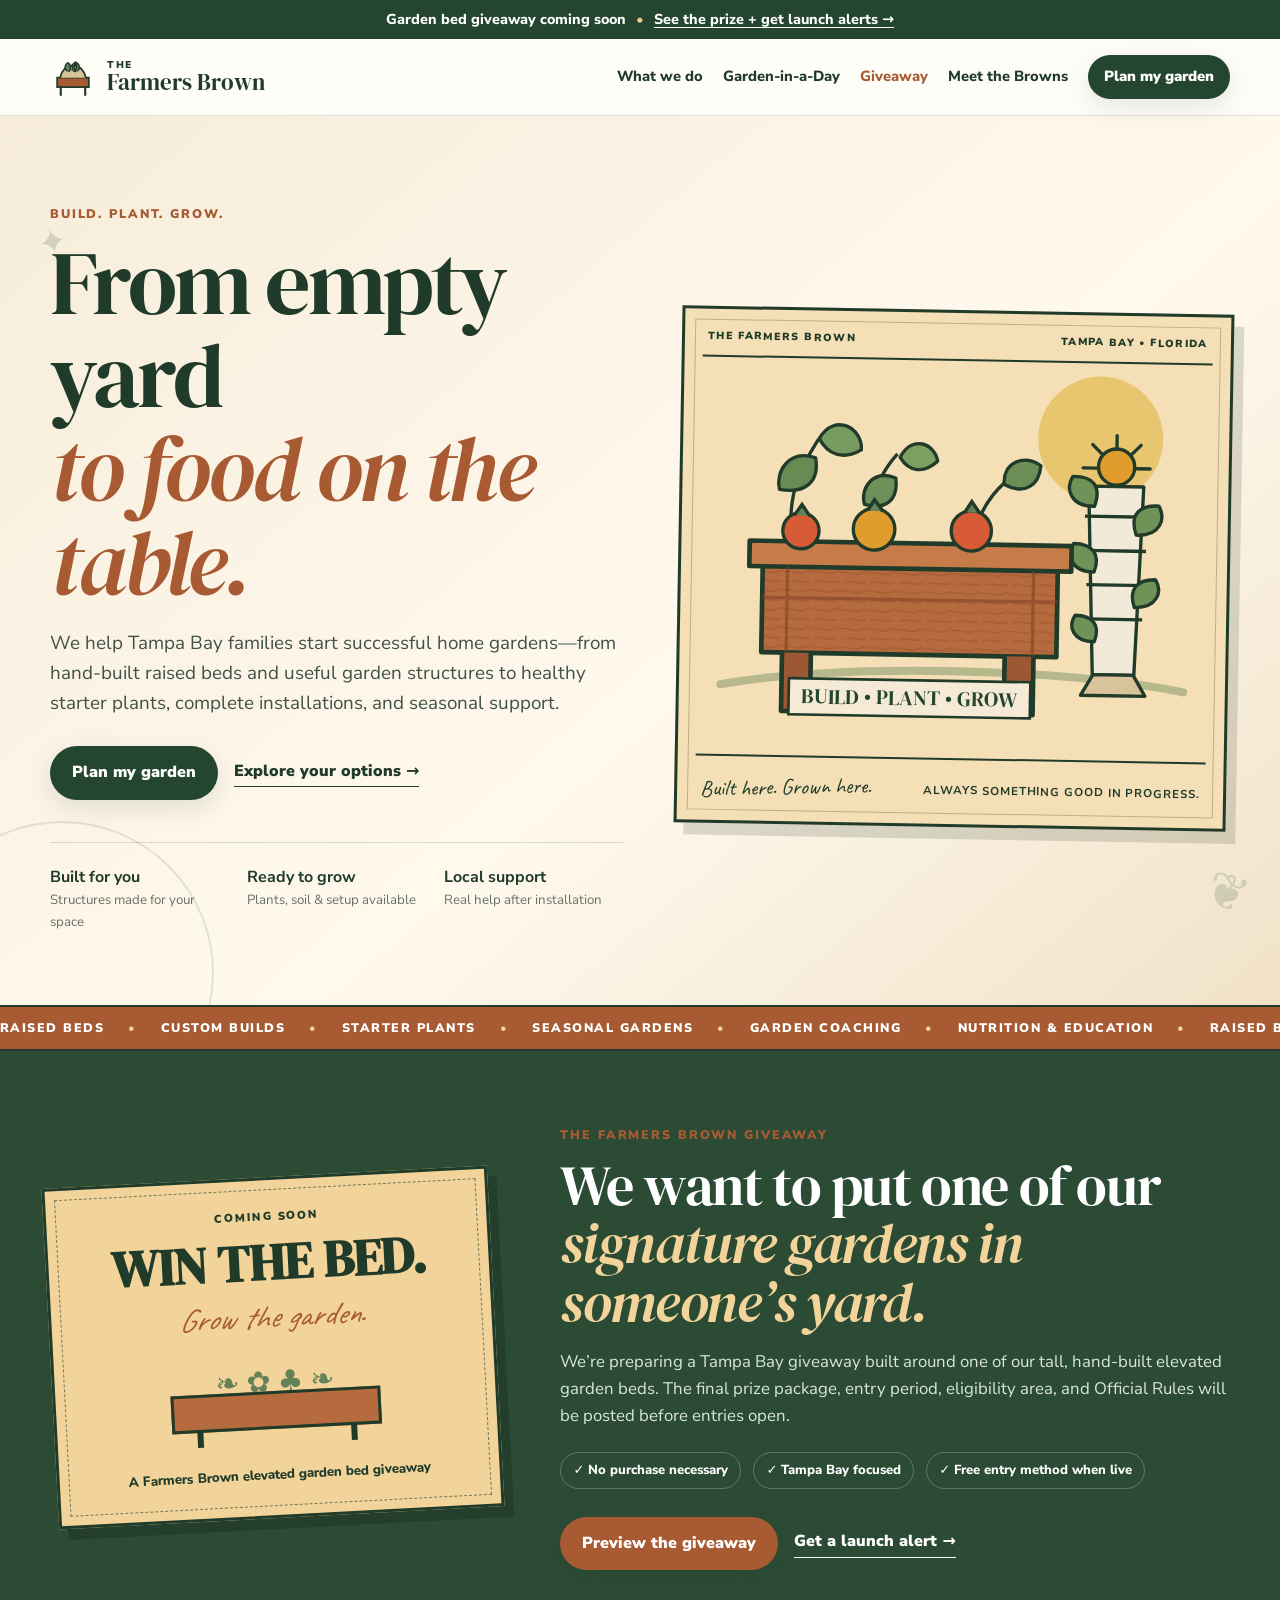
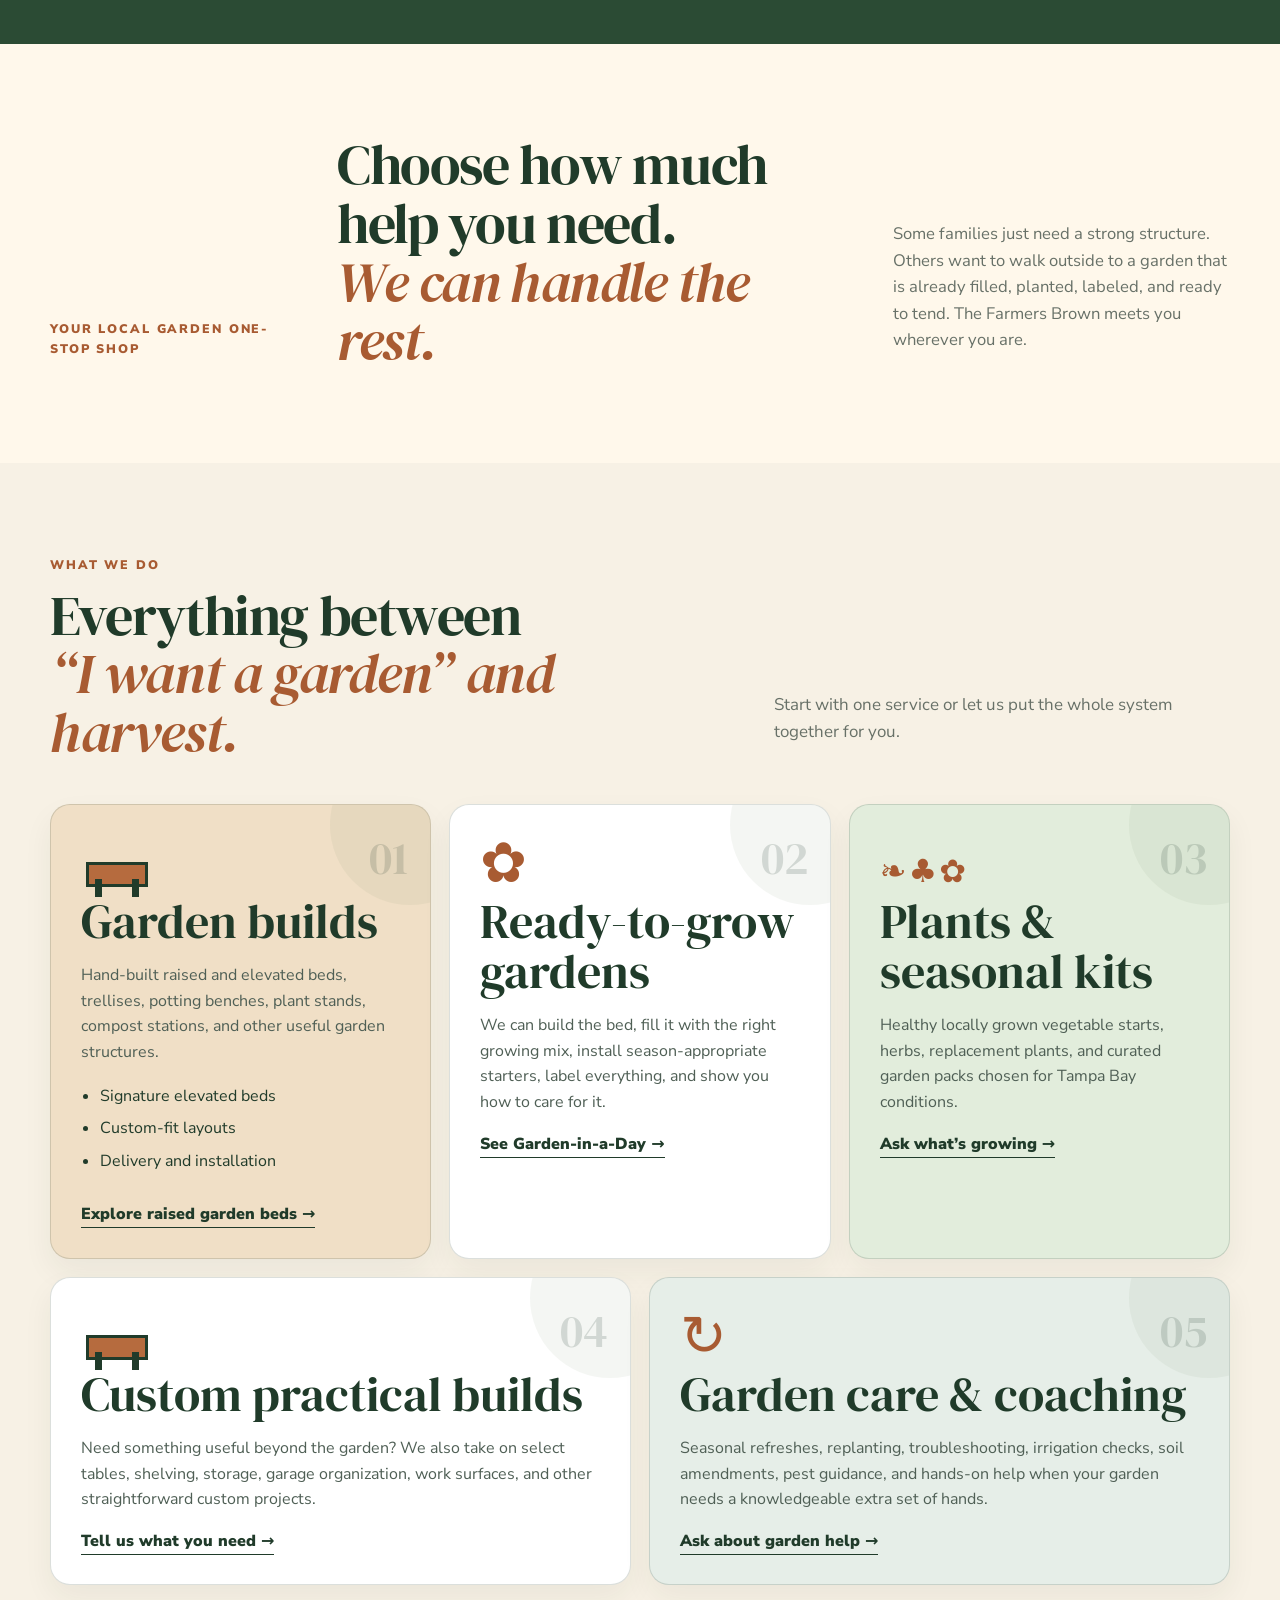
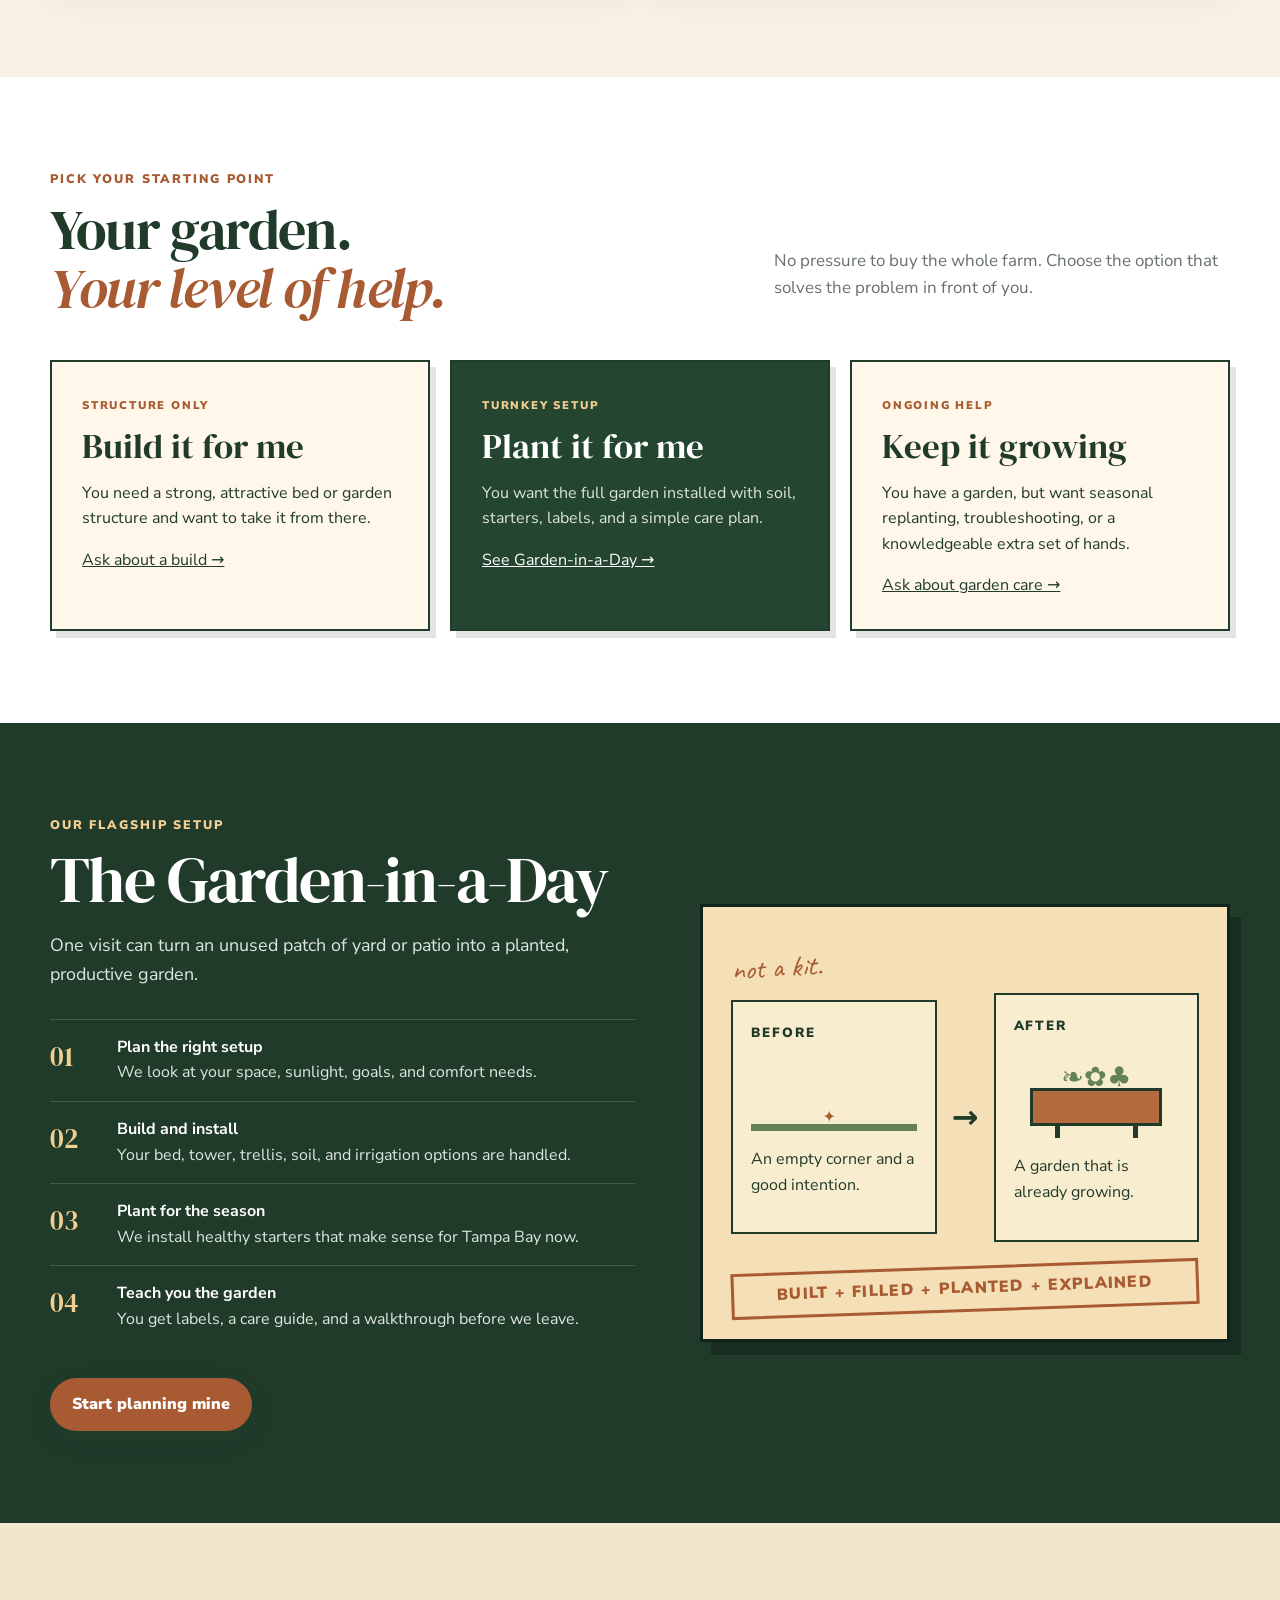
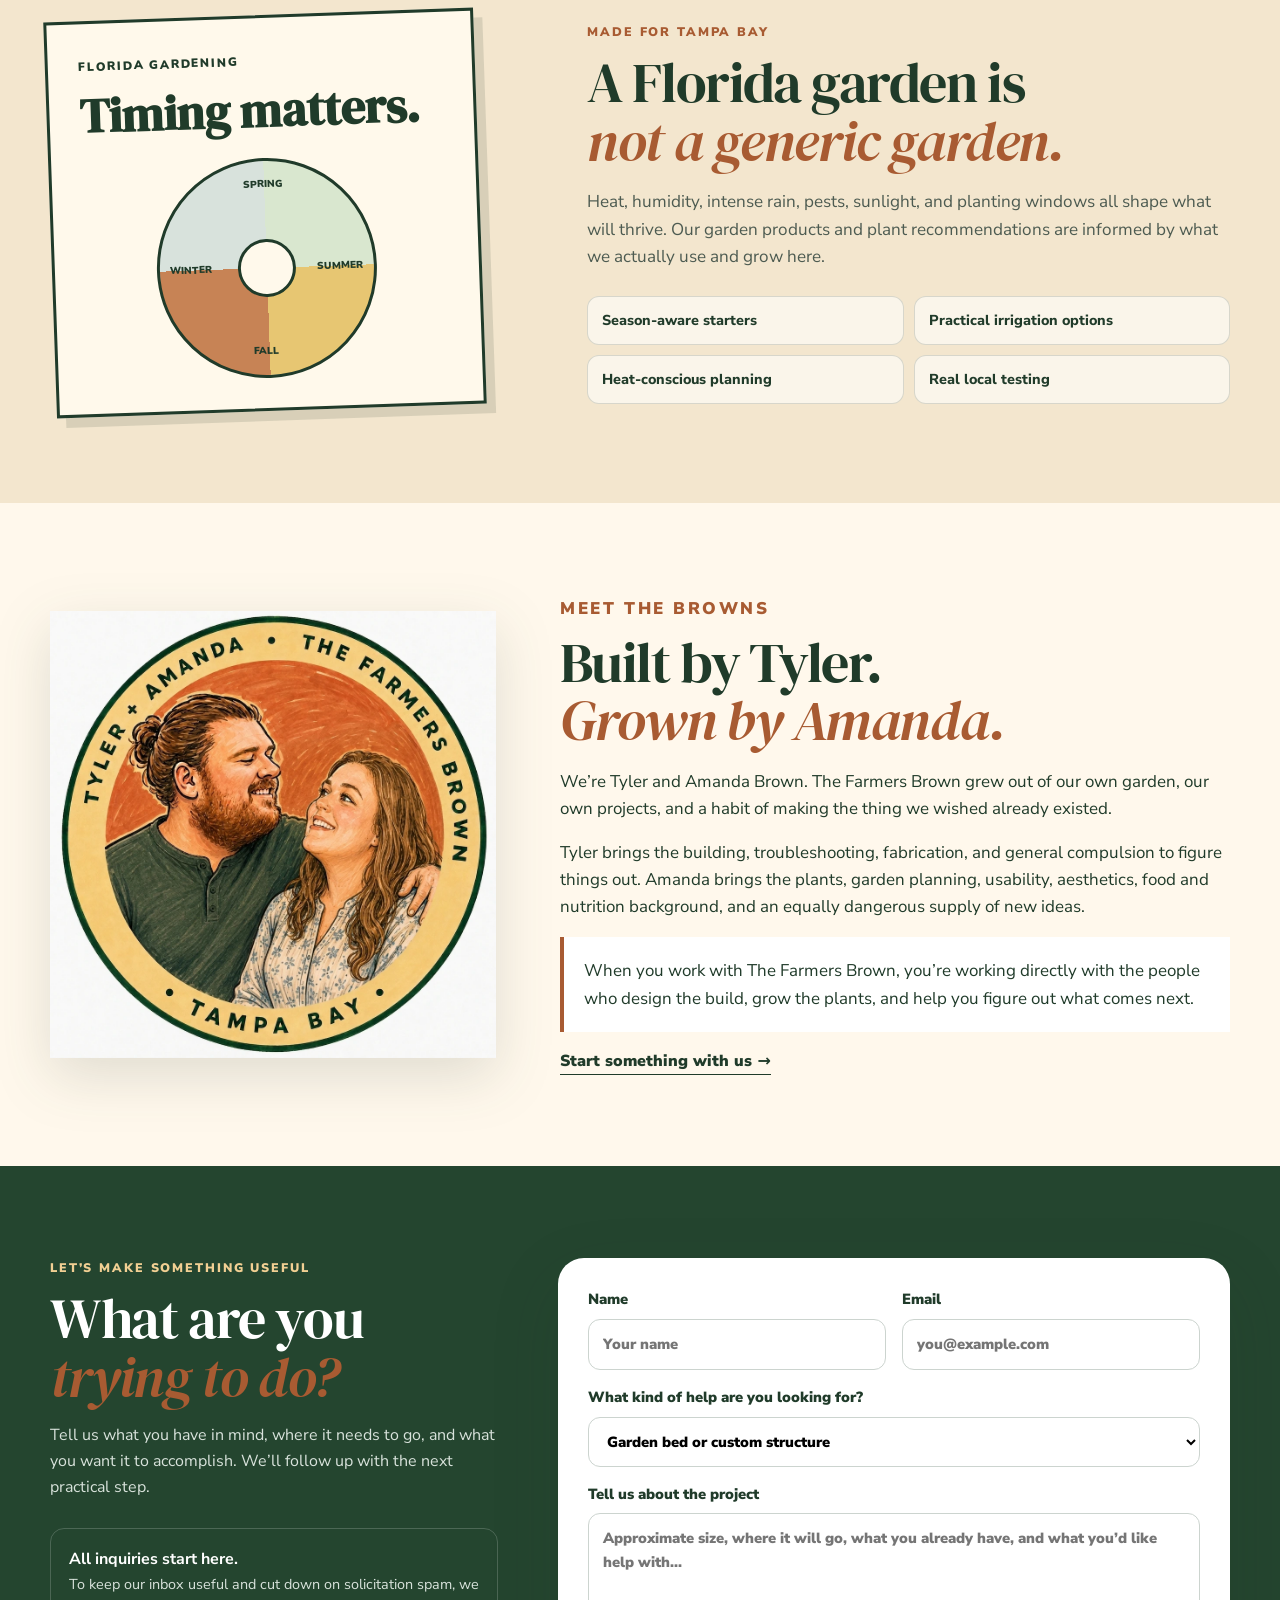
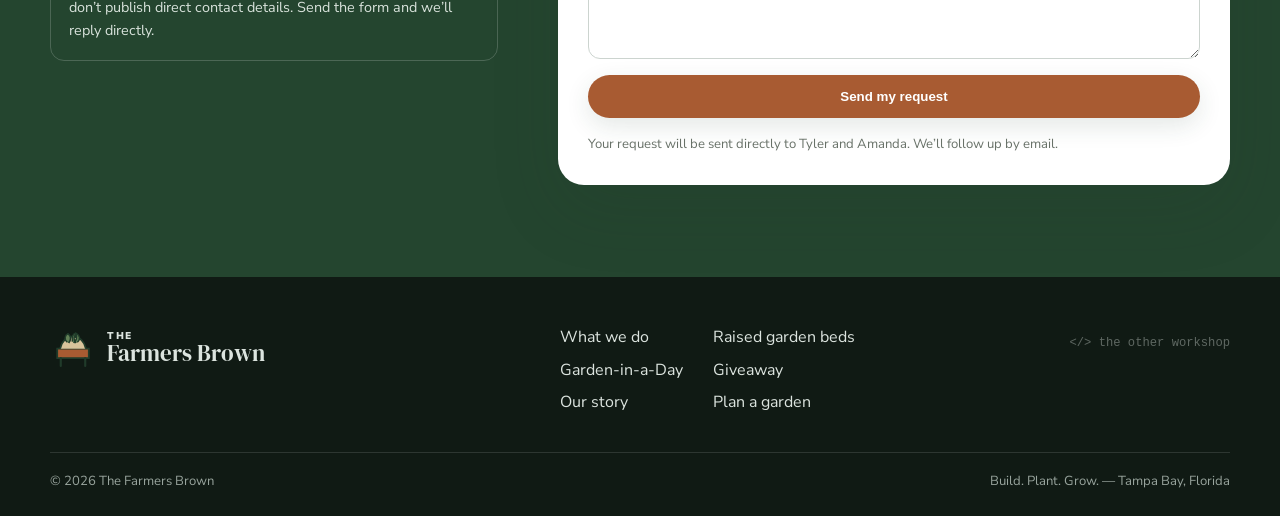
<file: index.html>
<!doctype html>
<html lang="en">
<head>
  <meta charset="utf-8" />
  <meta name="viewport" content="width=device-width, initial-scale=1" />
  <title>Raised Garden Beds & Home Garden Help Tampa Bay | The Farmers Brown</title>
  <meta name="description" content="Custom raised and elevated garden beds, starter plants, Garden-in-a-Day installation and practical home garden help for Tampa Bay families." />
  <meta name="theme-color" content="#24452f" />
  <link rel="canonical" href="https://thefarmersbrown.com/" />
  <meta property="og:title" content="Raised Garden Beds & Home Garden Help | The Farmers Brown" />
  <meta property="og:description" content="Hand-built raised and elevated garden beds, seasonal starter plants and practical home-garden help across Tampa Bay." />
  <meta property="og:type" content="website" />
  <meta property="og:url" content="https://thefarmersbrown.com/" />
  <meta name="twitter:card" content="summary" />
  <link rel="icon" href="assets/favicon.svg" type="image/svg+xml" />
  <link rel="preconnect" href="https://fonts.googleapis.com" />
  <link rel="preconnect" href="https://fonts.gstatic.com" crossorigin />
  <link href="https://fonts.googleapis.com/css2?family=Caveat:wght@600;700&family=DM+Serif+Display:ital@0;1&family=Nunito+Sans:wght@400;600;700;800;900&display=swap" rel="stylesheet" />
  <link rel="stylesheet" href="styles.css" />
  <script type="application/ld+json">
  {
    "@context":"https://schema.org",
    "@graph":[
      {
        "@type":"LocalBusiness",
        "@id":"https://thefarmersbrown.com/#business",
        "name":"The Farmers Brown",
        "url":"https://thefarmersbrown.com/",
        "areaServed":[
          {"@type":"City","name":"Tampa"},
          {"@type":"AdministrativeArea","name":"Tampa Bay, Florida"}
        ],
        "description":"A Tampa Bay family business offering custom raised and elevated garden beds, seasonal starter plants, ready-to-grow garden installations, garden structures and practical home-garden support.",
        "slogan":"Build. Plant. Grow.",
        "makesOffer":[
          {"@type":"Offer","itemOffered":{"@type":"Service","name":"Custom raised and elevated garden beds","url":"https://thefarmersbrown.com/raised-garden-beds-tampa.html"}},
          {"@type":"Offer","itemOffered":{"@type":"Service","name":"Ready-to-grow garden installation"}},
          {"@type":"Offer","itemOffered":{"@type":"Service","name":"Garden care and coaching"}}
        ]
      },
      {
        "@type":"WebSite",
        "@id":"https://thefarmersbrown.com/#website",
        "url":"https://thefarmersbrown.com/",
        "name":"The Farmers Brown",
        "publisher":{"@id":"https://thefarmersbrown.com/#business"}
      }
    ]
  }
  </script>
</head>
<body>
<a class="skip-link" href="#main">Skip to content</a>
<div class="announcement announcement-campaign"><span>Garden bed giveaway coming soon</span><i aria-hidden="true">•</i><a href="giveaway.html">See the prize + get launch alerts →</a></div>
<header class="site-header" id="top">
  <div class="wrap nav-wrap">
    <a class="brand" href="#top" aria-label="The Farmers Brown home">
      <svg class="brand-mark" viewBox="0 0 64 64" aria-hidden="true"><path d="M10 33h44v13H10z" fill="#a85b32" stroke="currentColor" stroke-width="2.5"/><path d="M15 46v11M49 46v11" stroke="currentColor" stroke-width="3" stroke-linecap="round"/><path d="M14 33c2-10 9-17 18-17s16 7 18 17" fill="#d8c39b" stroke="currentColor" stroke-width="2.5"/><path d="M24 24c-5-4-3-10 1-12 4 3 5 8 1 13M38 24c5-4 3-10-1-12-4 3-5 8-1 13M31 23c-1-7 2-11 5-12 2 5 1 10-3 14" fill="#638257" stroke="currentColor" stroke-width="2" stroke-linejoin="round"/></svg>
      <span class="brand-text"><small>The</small><strong>Farmers Brown</strong></span>
    </a>
    <button class="nav-toggle" type="button" aria-expanded="false" aria-controls="site-nav"><span></span><span></span><span></span><span class="sr-only">Open menu</span></button>
    <nav id="site-nav" class="site-nav" aria-label="Primary navigation">
      <a href="#services">What we do</a><a href="#garden-in-a-day">Garden-in-a-Day</a><a class="nav-giveaway" href="giveaway.html">Giveaway</a><a href="#about">Meet the Browns</a><a class="button button-small" href="#quote">Plan my garden</a>
    </nav>
  </div>
</header>
<main id="main">
  <section class="hero">
    <div class="hero-leaf hero-leaf-one" aria-hidden="true">✦</div><div class="hero-leaf hero-leaf-two" aria-hidden="true">❦</div>
    <div class="wrap hero-grid">
      <div class="hero-copy reveal">
        <p class="eyebrow">Build. Plant. Grow.</p>
        <h1>From empty yard<br><em>to food on the table.</em></h1>
        <p class="hero-text">We help Tampa Bay families start successful home gardens—from hand-built raised beds and useful garden structures to healthy starter plants, complete installations, and seasonal support.</p>
        <div class="hero-actions"><a class="button" href="#quote">Plan my garden</a><a class="text-link" href="#services">Explore your options <span aria-hidden="true">→</span></a></div>
        <div class="hero-proof" aria-label="Business highlights"><div><strong>Built for you</strong><span>Structures made for your space</span></div><div><strong>Ready to grow</strong><span>Plants, soil & setup available</span></div><div><strong>Local support</strong><span>Real help after installation</span></div></div>
      </div>
      <div class="hero-art reveal" aria-label="Illustration of a complete backyard food garden">
        <div class="poster-card">
          <div class="poster-topline"><span>THE FARMERS BROWN</span><span>TAMPA BAY • FLORIDA</span></div>
          <div class="sun" aria-hidden="true"></div>
          <svg class="garden-illustration" viewBox="0 0 760 590" role="img" aria-label="A hand-built elevated garden bed filled with vegetables beside a growing tower">
            <defs><pattern id="woodgrain" width="42" height="28" patternUnits="userSpaceOnUse"><rect width="42" height="28" fill="#b66b3e"/><path d="M0 8c10-6 20 5 32 0s10-2 10-2M5 23c12-8 20 4 35-2" fill="none" stroke="#8f482b" stroke-width="2" opacity=".45"/></pattern></defs>
            <path d="M35 485c165-34 515-34 690 0" fill="none" stroke="#638257" stroke-width="12" stroke-linecap="round" opacity=".42"/>
            <g class="tower" stroke="#213b2a" stroke-width="5" stroke-linejoin="round"><path d="M579 180h82l-10 281h-62z" fill="#f2ead9"/><path d="M590 461h60l18 31h-96z" fill="#d8c39b"/><path d="M574 225h94M576 276h90M578 327h86M580 378h82" fill="none"/><g fill="#6f9259"><path d="M588 210c-36 1-44-25-33-44 29-1 44 13 33 44z"/><path d="M651 252c36 1 44-25 33-44-29-1-44 13-33 44z"/><path d="M589 308c-34 0-42-24-31-42 27 0 41 14 31 42z"/><path d="M650 360c34 0 42-24 31-42-27 0-41 14-31 42z"/><path d="M591 412c-32 0-40-22-29-39 25 0 39 13 29 39z"/></g><circle cx="620" cy="151" r="27" fill="#e09d2e"/><path d="M620 124v-20M642 132l14-14M650 153h20M598 132l-14-14M590 153h-20" fill="none" stroke-linecap="round"/></g>
            <g class="bed" stroke="#213b2a" stroke-linejoin="round"><path d="M95 286h440v150H95z" fill="url(#woodgrain)" stroke-width="7"/><path d="M75 270h480v38H75z" fill="#c67b49" stroke-width="7"/><path d="M126 436v87h43v-87M458 436v87h43v-87" fill="#9e5734" stroke-width="7"/><path d="M95 354h440M132 308v127M499 308v127" fill="none" stroke="#7f3e26" stroke-width="5" opacity=".55"/></g>
            <g stroke="#213b2a" stroke-width="5" stroke-linejoin="round"><path d="M139 270c-14-75 20-126 36-153" fill="none"/><path d="M171 145c-41-13-60 23-53 48 37 6 60-11 53-48z" fill="#688b54"/><path d="M176 116c23-40 65-16 63 16-27 16-50 8-63-16z" fill="#789b60"/><path d="M256 270c-9-68 15-108 37-133" fill="none"/><path d="M291 173c-35-13-53 17-46 40 31 8 51-6 46-40z" fill="#6d9158"/><path d="M297 142c17-35 52-21 56 5-20 19-42 17-56-5z" fill="#7ba061"/><path d="M405 270c12-62 45-97 77-112" fill="none"/><path d="M453 180c-4-34 31-47 54-29-2 30-24 44-54 29z" fill="#6c8d56"/></g>
            <g stroke="#213b2a" stroke-width="5"><circle cx="151" cy="254" r="27" fill="#d75b36"/><path d="M141 231l11-16 12 17" fill="#638257"/><circle cx="260" cy="250" r="31" fill="#e09d2e"/><path d="M250 222l10-16 13 17" fill="#638257"/><circle cx="405" cy="250" r="30" fill="#d75b36"/><path d="M395 222l10-16 12 17" fill="#638257"/></g>
            <g fill="#f5ead5" stroke="#213b2a" stroke-width="4"><path d="M137 474h360v54H137z"/></g><text x="317" y="511" text-anchor="middle" font-family="DM Serif Display,serif" font-size="31" fill="#24452f">BUILD • PLANT • GROW</text>
          </svg>
          <div class="poster-caption"><span>Built here. Grown here.</span><strong>Always something good in progress.</strong></div>
        </div>
      </div>
    </div>
  </section>
  <section class="marquee" aria-label="The Farmers Brown offerings"><div class="marquee-track"><span>Raised beds</span><i>•</i><span>Custom builds</span><i>•</i><span>Starter plants</span><i>•</i><span>Seasonal gardens</span><i>•</i><span>Garden coaching</span><i>•</i><span>Nutrition & education</span><i>•</i><span aria-hidden="true">Raised beds</span><i aria-hidden="true">•</i><span aria-hidden="true">Custom builds</span><i aria-hidden="true">•</i><span aria-hidden="true">Starter plants</span><i aria-hidden="true">•</i><span aria-hidden="true">Seasonal gardens</span><i aria-hidden="true">•</i></div></section>

  <section class="giveaway-strip" aria-labelledby="giveaway-strip-title"><div class="wrap giveaway-strip-grid"><div class="giveaway-strip-art reveal" aria-hidden="true"><div class="ticket-card"><span class="ticket-kicker">COMING SOON</span><strong>WIN THE BED.</strong><em>Grow the garden.</em><div class="mini-bed"><span class="mini-bed-plants">❧ ✿ ♣ ❧</span><i></i><b></b></div><small>A Farmers Brown elevated garden bed giveaway</small></div></div><div class="giveaway-strip-copy reveal"><p class="eyebrow">The Farmers Brown Giveaway</p><h2 id="giveaway-strip-title">We want to put one of our<br><em>signature gardens in someone’s yard.</em></h2><p>We’re preparing a Tampa Bay giveaway built around one of our tall, hand-built elevated garden beds. The final prize package, entry period, eligibility area, and Official Rules will be posted before entries open.</p><div class="giveaway-strip-points"><span>✓ No purchase necessary</span><span>✓ Tampa Bay focused</span><span>✓ Free entry method when live</span></div><div class="hero-actions"><a class="button button-rust" href="giveaway.html">Preview the giveaway</a><a class="text-link" href="giveaway.html#launch-alert">Get a launch alert <span aria-hidden="true">→</span></a></div></div></div></section>

  <section class="section intro-section"><div class="wrap intro-grid reveal"><p class="eyebrow">Your local garden one-stop shop</p><h2>Choose how much help you need.<br><em>We can handle the rest.</em></h2><p>Some families just need a strong structure. Others want to walk outside to a garden that is already filled, planted, labeled, and ready to tend. The Farmers Brown meets you wherever you are.</p></div></section>

  <section class="section services-section" id="services"><div class="wrap"><div class="section-heading reveal"><div><p class="eyebrow">What we do</p><h2>Everything between<br><em>“I want a garden” and harvest.</em></h2></div><p>Start with one service or let us put the whole system together for you.</p></div><div class="service-grid">
    <article class="service-card service-featured service-third reveal"><div class="service-icon icon-build" aria-hidden="true"><span></span><i></i><i></i></div><span class="service-number">01</span><h3>Garden builds</h3><p>Hand-built raised and elevated beds, trellises, potting benches, plant stands, compost stations, and other useful garden structures.</p><ul><li>Signature elevated beds</li><li>Custom-fit layouts</li><li>Delivery and installation</li></ul><a class="text-link" href="raised-garden-beds-tampa.html">Explore raised garden beds →</a></article>
    <article class="service-card service-third reveal"><div class="service-icon icon-ready" aria-hidden="true">✿</div><span class="service-number">02</span><h3>Ready-to-grow gardens</h3><p>We can build the bed, fill it with the right growing mix, install season-appropriate starters, label everything, and show you how to care for it.</p><a class="text-link" href="#garden-in-a-day">See Garden-in-a-Day →</a></article>
    <article class="service-card service-plant service-third reveal"><div class="service-icon icon-plants" aria-hidden="true"><span>❧</span><span>♣</span><span>✿</span></div><span class="service-number">03</span><h3>Plants & seasonal kits</h3><p>Healthy locally grown vegetable starts, herbs, replacement plants, and curated garden packs chosen for Tampa Bay conditions.</p><a class="text-link" href="#quote">Ask what’s growing →</a></article>
    <article class="service-card service-half reveal"><div class="service-icon icon-build" aria-hidden="true"><span></span><i></i><i></i></div><span class="service-number">04</span><h3>Custom practical builds</h3><p>Need something useful beyond the garden? We also take on select tables, shelving, storage, garage organization, work surfaces, and other straightforward custom projects.</p><a class="text-link" href="#quote">Tell us what you need →</a></article>
    <article class="service-card service-grow service-half reveal"><div class="service-icon icon-ready" aria-hidden="true">↻</div><span class="service-number">05</span><h3>Garden care & coaching</h3><p>Seasonal refreshes, replanting, troubleshooting, irrigation checks, soil amendments, pest guidance, and hands-on help when your garden needs a knowledgeable extra set of hands.</p><a class="text-link" href="#quote">Ask about garden help →</a></article>
  </div></div></section>

  <section class="section path-section"><div class="wrap"><div class="section-heading reveal"><div><p class="eyebrow">Pick your starting point</p><h2>Your garden.<br><em>Your level of help.</em></h2></div><p>No pressure to buy the whole farm. Choose the option that solves the problem in front of you.</p></div><div class="path-grid"><article class="path-card reveal"><span>STRUCTURE ONLY</span><h3>Build it for me</h3><p>You need a strong, attractive bed or garden structure and want to take it from there.</p><a href="#quote">Ask about a build →</a></article><article class="path-card path-card-dark reveal"><span>TURNKEY SETUP</span><h3>Plant it for me</h3><p>You want the full garden installed with soil, starters, labels, and a simple care plan.</p><a href="#garden-in-a-day">See Garden-in-a-Day →</a></article><article class="path-card reveal"><span>ONGOING HELP</span><h3>Keep it growing</h3><p>You have a garden, but want seasonal replanting, troubleshooting, or a knowledgeable extra set of hands.</p><a href="#quote">Ask about garden care →</a></article></div></div></section>

  <section class="section garden-day-section" id="garden-in-a-day"><div class="wrap garden-day-grid"><div class="garden-day-copy reveal"><p class="eyebrow light">Our flagship setup</p><h2>The Garden-in-a-Day</h2><p class="garden-day-lead">One visit can turn an unused patch of yard or patio into a planted, productive garden.</p><div class="garden-day-list"><div><span>01</span><p><strong>Plan the right setup</strong>We look at your space, sunlight, goals, and comfort needs.</p></div><div><span>02</span><p><strong>Build and install</strong>Your bed, tower, trellis, soil, and irrigation options are handled.</p></div><div><span>03</span><p><strong>Plant for the season</strong>We install healthy starters that make sense for Tampa Bay now.</p></div><div><span>04</span><p><strong>Teach you the garden</strong>You get labels, a care guide, and a walkthrough before we leave.</p></div></div><a class="button button-rust" href="#quote">Start planning mine</a></div><div class="garden-day-poster reveal"><span class="scribble">not a kit.</span><div class="before-after"><div class="before"><small>BEFORE</small><div class="yard-line"></div><p>An empty corner and a good intention.</p></div><div class="arrow" aria-hidden="true">→</div><div class="after"><small>AFTER</small><div class="tiny-garden"><span>❧</span><span>✿</span><span>♣</span><i></i><b></b></div><p>A garden that is already growing.</p></div></div><div class="stamp">BUILT + FILLED + PLANTED + EXPLAINED</div></div></div></section>

  <section class="section florida-section"><div class="wrap florida-grid"><div class="florida-art reveal" aria-hidden="true"><div class="calendar-card"><span>FLORIDA GARDENING</span><strong>Timing matters.</strong><div class="season-dial"><i>SPRING</i><i>SUMMER</i><i>FALL</i><i>WINTER</i><b></b></div></div></div><div class="florida-copy reveal"><p class="eyebrow">Made for Tampa Bay</p><h2>A Florida garden is<br><em>not a generic garden.</em></h2><p>Heat, humidity, intense rain, pests, sunlight, and planting windows all shape what will thrive. Our garden products and plant recommendations are informed by what we actually use and grow here.</p><div class="mini-benefits"><span>Season-aware starters</span><span>Practical irrigation options</span><span>Heat-conscious planning</span><span>Real local testing</span></div></div></div></section>

  <section class="section about-section" id="about"><div class="wrap about-grid"><div class="about-art reveal"><div class="portrait-seal actual-portrait"><img src="assets/tyler-amanda-portrait.webp" alt="Illustrated portrait badge of Tyler and Amanda Brown" loading="lazy" /></div></div><div class="about-copy reveal"><p class="eyebrow">Meet the Browns</p><h2>Built by Tyler.<br><em>Grown by Amanda.</em></h2><p>We’re Tyler and Amanda Brown. The Farmers Brown grew out of our own garden, our own projects, and a habit of making the thing we wished already existed.</p><p>Tyler brings the building, troubleshooting, fabrication, and general compulsion to figure things out. Amanda brings the plants, garden planning, usability, aesthetics, food and nutrition background, and an equally dangerous supply of new ideas.</p><p class="about-note">When you work with The Farmers Brown, you’re working directly with the people who design the build, grow the plants, and help you figure out what comes next.</p><a class="text-link" href="#quote">Start something with us <span aria-hidden="true">→</span></a></div></div></section>

  <section class="section quote-section" id="quote"><div class="wrap quote-grid"><div class="quote-intro reveal"><p class="eyebrow light">Let’s make something useful</p><h2>What are you<br><em>trying to do?</em></h2><p>Tell us what you have in mind, where it needs to go, and what you want it to accomplish. We’ll follow up with the next practical step.</p><div class="form-only-note"><strong>All inquiries start here.</strong><span>To keep our inbox useful and cut down on solicitation spam, we don’t publish direct contact details. Send the form and we’ll reply directly.</span></div></div><form class="quote-form reveal" id="quote-form" action="https://formspree.io/f/xwleegod" method="POST"><input type="text" name="_gotcha" class="form-honeypot" tabindex="-1" autocomplete="off" aria-hidden="true" /><input type="hidden" name="_subject" value="New Farmers Brown inquiry" /><div class="form-row"><label>Name<input required name="name" autocomplete="name" placeholder="Your name" /></label><label>Email<input required type="email" name="email" autocomplete="email" placeholder="you@example.com" /></label></div><label>What kind of help are you looking for?<select name="project"><option>Garden bed or custom structure</option><option>Complete ready-to-grow garden</option><option>Starter plants or seasonal garden kit</option><option>Garden refresh, troubleshooting, or coaching</option><option>Table, storage, garage, or other practical build</option><option>Not sure — I need a recommendation</option></select></label><label>Tell us about the project<textarea required name="details" rows="5" placeholder="Approximate size, where it will go, what you already have, and what you’d like help with..."></textarea></label><button class="button button-rust" type="submit">Send my request</button><p class="form-note">Your request will be sent directly to Tyler and Amanda. We’ll follow up by email.</p></form></div></section>
</main>
<footer class="site-footer"><div class="wrap footer-grid"><a class="brand footer-brand" href="#top"><svg class="brand-mark" viewBox="0 0 64 64" aria-hidden="true"><path d="M10 33h44v13H10z" fill="#a85b32" stroke="currentColor" stroke-width="2.5"/><path d="M15 46v11M49 46v11" stroke="currentColor" stroke-width="3" stroke-linecap="round"/><path d="M14 33c2-10 9-17 18-17s16 7 18 17" fill="#d8c39b" stroke="currentColor" stroke-width="2.5"/><path d="M24 24c-5-4-3-10 1-12 4 3 5 8 1 13M38 24c5-4 3-10-1-12-4 3-5 8-1 13M31 23c-1-7 2-11 5-12 2 5 1 10-3 14" fill="#638257" stroke="currentColor" stroke-width="2" stroke-linejoin="round"/></svg><span class="brand-text"><small>The</small><strong>Farmers Brown</strong></span></a><div class="footer-links"><a href="#services">What we do</a><a href="raised-garden-beds-tampa.html">Raised garden beds</a><a href="#garden-in-a-day">Garden-in-a-Day</a><a href="giveaway.html">Giveaway</a><a href="#about">Our story</a><a href="#quote">Plan a garden</a></div><div class="footer-secret"><a href="https://branchandbyte.com/">&lt;/&gt; the other workshop</a></div></div><div class="wrap footer-bottom"><span>© <span id="year"></span> The Farmers Brown</span><span>Build. Plant. Grow. — Tampa Bay, Florida</span></div></footer>
<script src="script.js"></script>
</body></html>
</file>
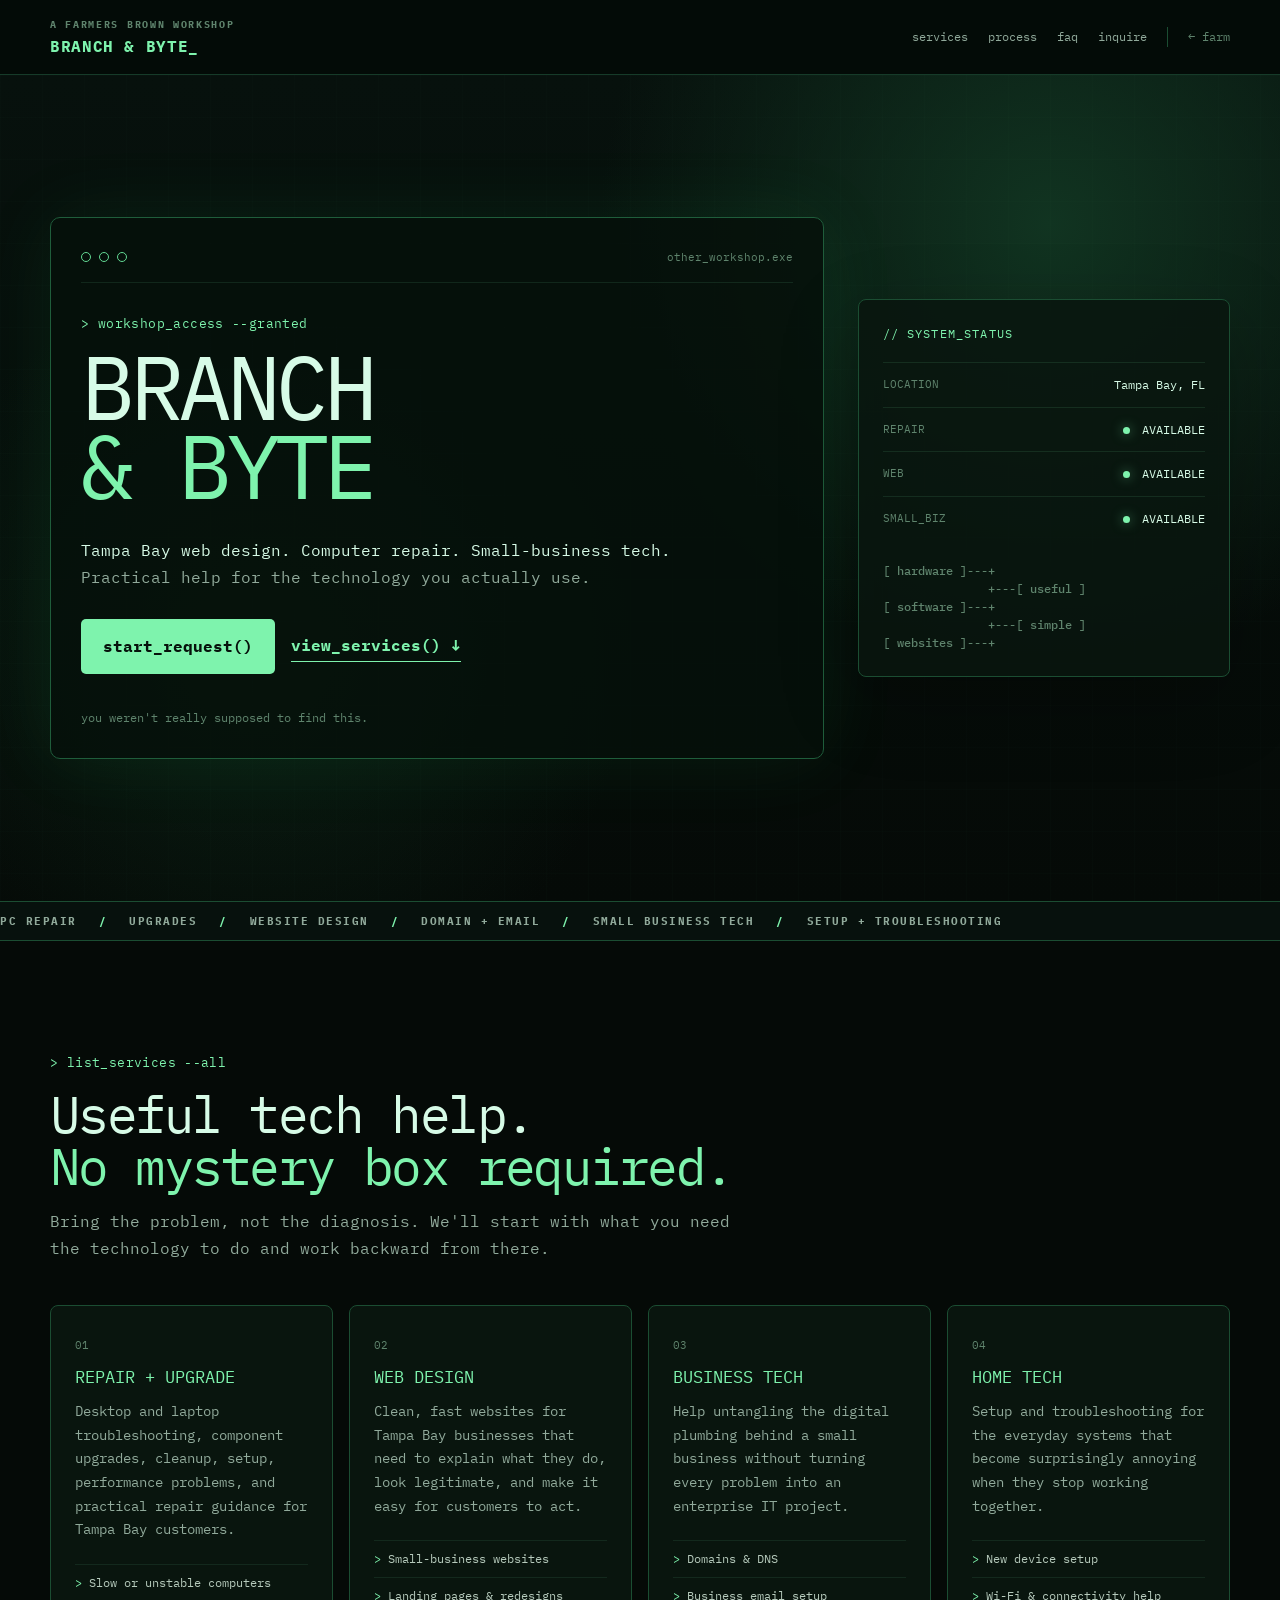
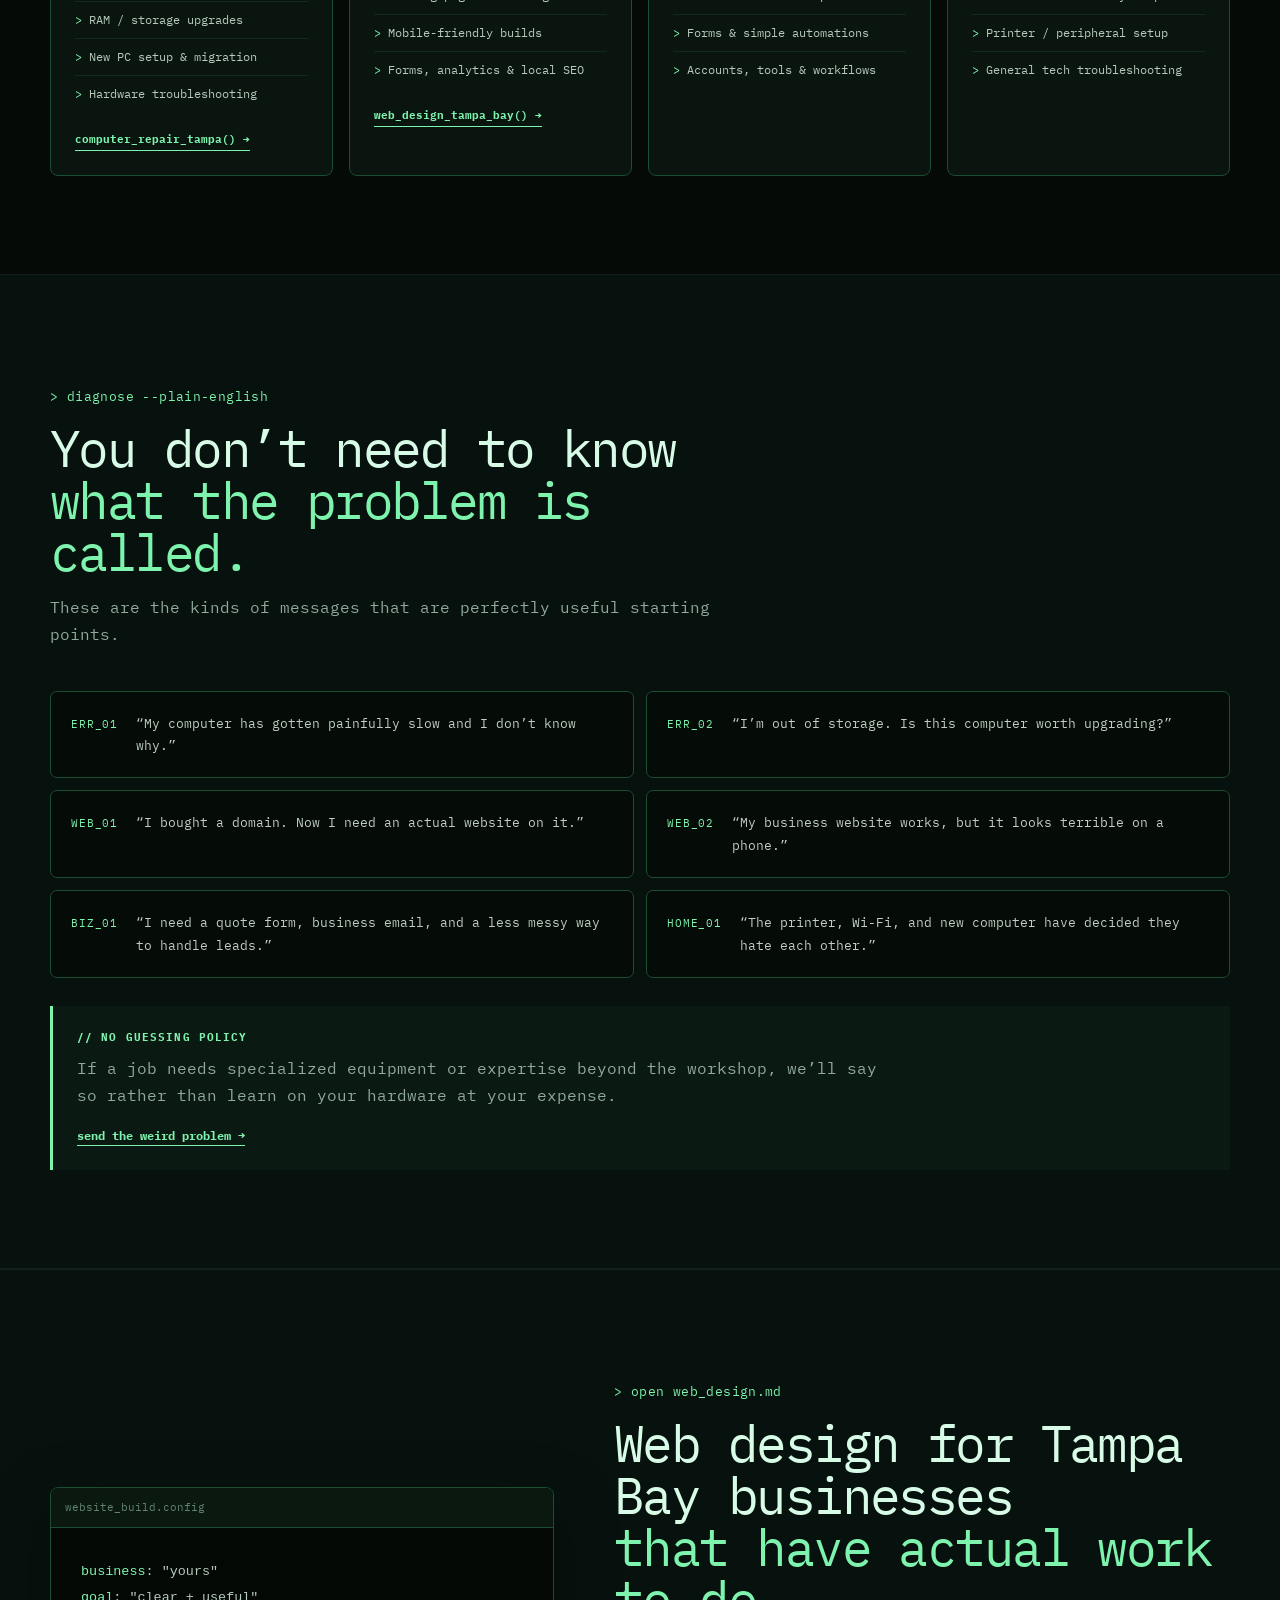
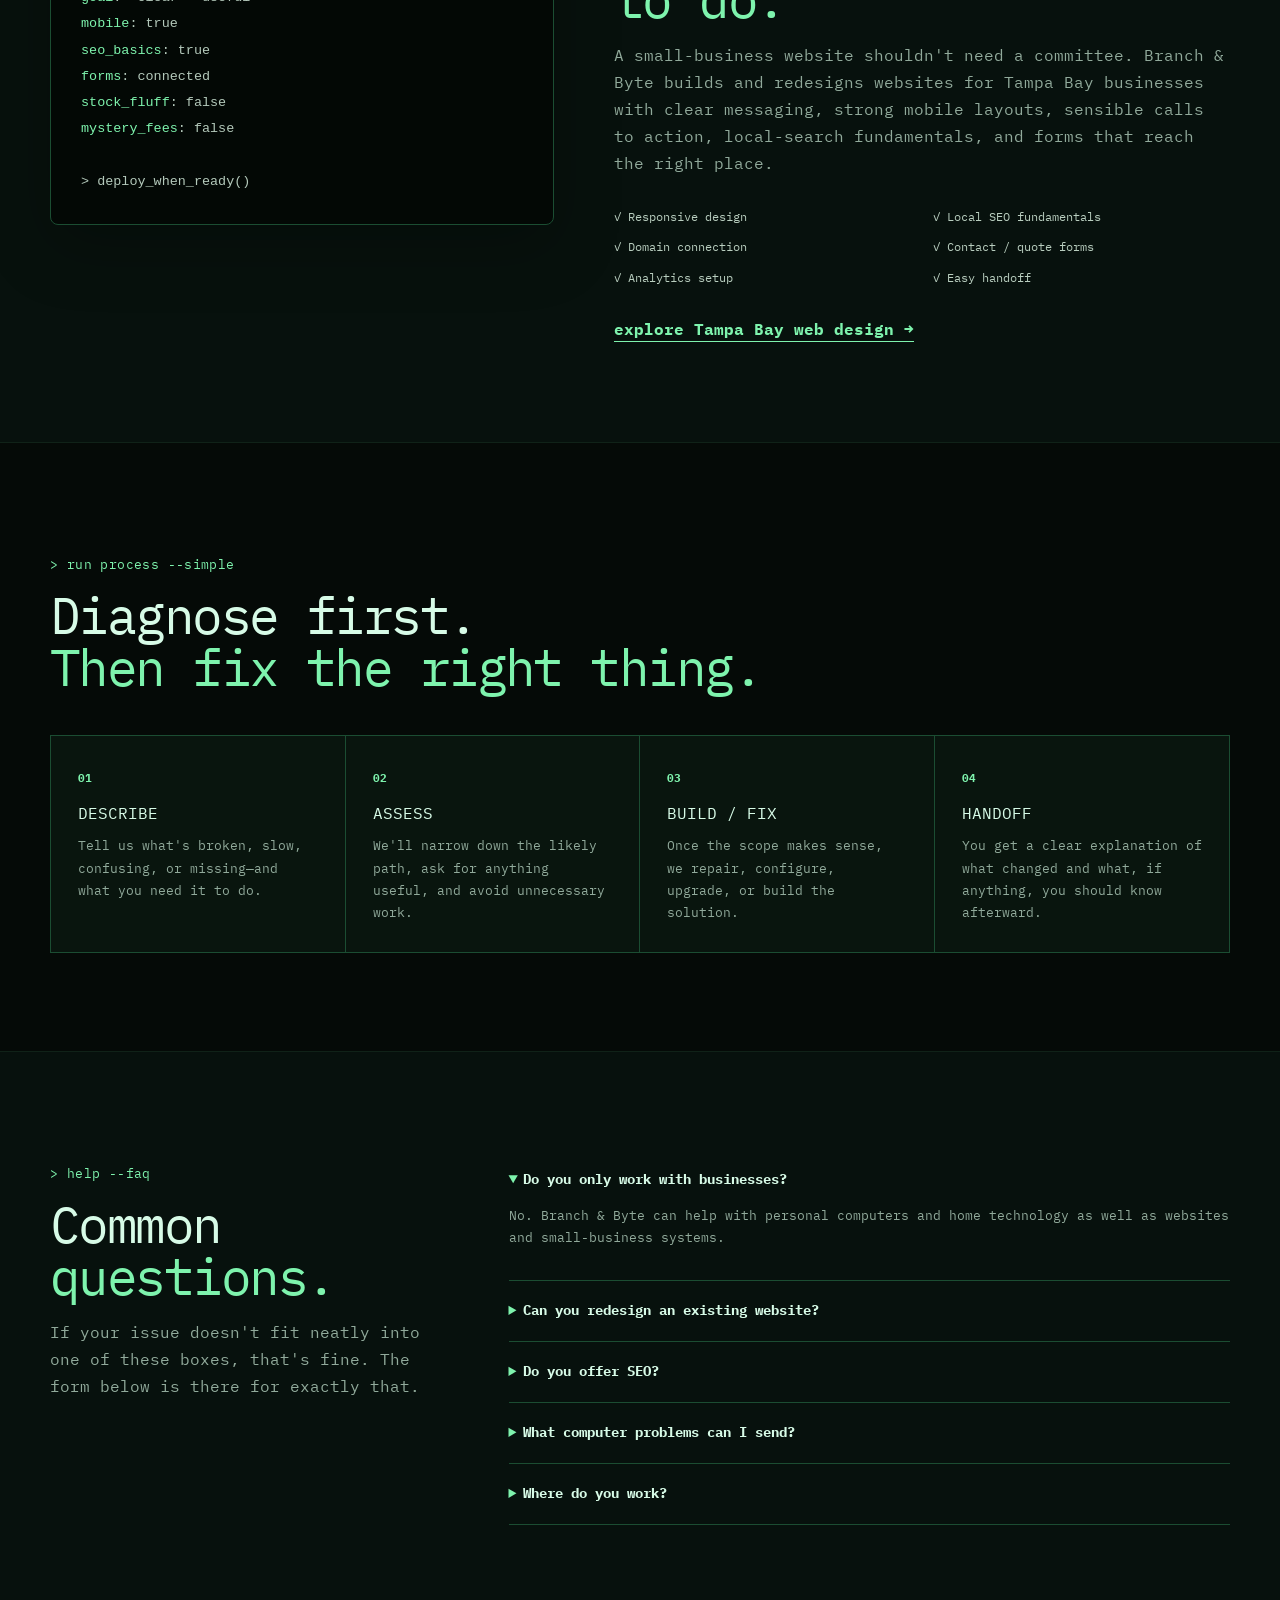
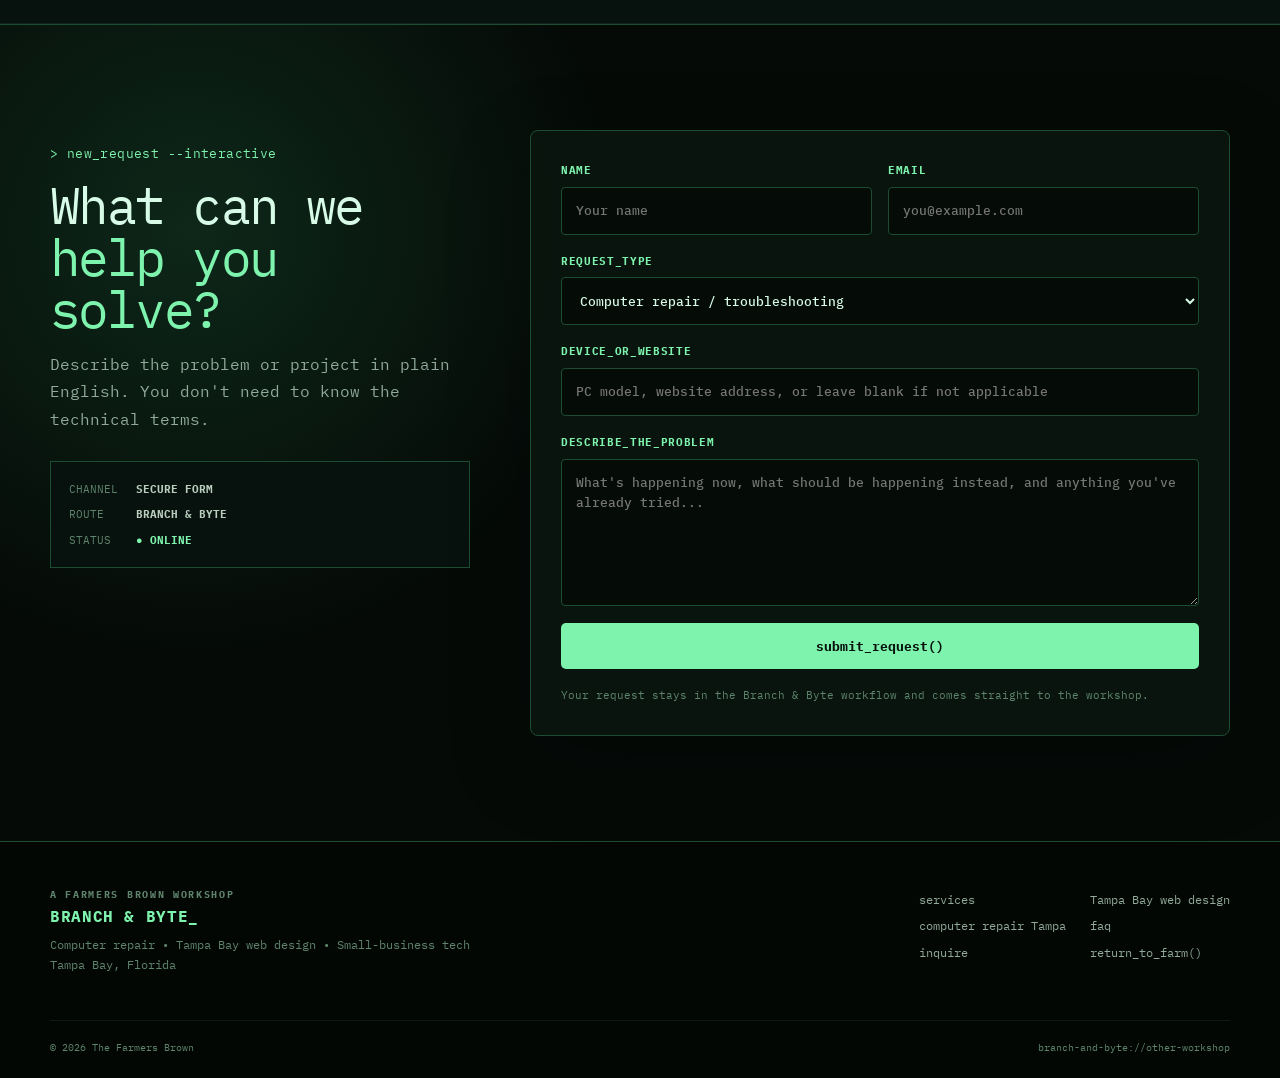
<file: branch-and-byte.html>
<!doctype html>
<html lang="en">
<head>
  <meta charset="utf-8" />
  <meta name="viewport" content="width=device-width,initial-scale=1" />
  <title>Tampa Bay Web Design & Computer Repair | Branch & Byte</title>
  <meta name="description" content="Tampa Bay web design, small-business websites, computer repair, upgrades and practical tech help from Branch & Byte, a Farmers Brown workshop." />
  <meta name="theme-color" content="#07110d" />
  <link rel="canonical" href="https://thefarmersbrown.com/branch-and-byte.html" />
  <meta name="robots" content="index,follow" />
  <meta property="og:title" content="Tampa Bay Web Design & Computer Repair | Branch & Byte" />
  <meta property="og:description" content="Website design for Tampa Bay small businesses, plus computer repair, upgrades and practical tech troubleshooting." />
  <meta property="og:type" content="website" />
  <meta property="og:url" content="https://thefarmersbrown.com/branch-and-byte.html" />
  <link rel="icon" href="assets/favicon.svg" type="image/svg+xml" />
  <link rel="preconnect" href="https://fonts.googleapis.com" />
  <link rel="preconnect" href="https://fonts.gstatic.com" crossorigin />
  <link href="https://fonts.googleapis.com/css2?family=IBM+Plex+Mono:wght@400;500;600;700&family=DM+Serif+Display&family=Nunito+Sans:wght@400;700;900&display=swap" rel="stylesheet" />
  <link rel="stylesheet" href="styles.css" />
  <script type="application/ld+json">
  {
    "@context":"https://schema.org",
    "@graph":[
      {
        "@type":"ProfessionalService",
        "@id":"https://thefarmersbrown.com/branch-and-byte.html#business",
        "name":"Branch & Byte",
        "url":"https://thefarmersbrown.com/branch-and-byte.html",
        "areaServed":[
          {"@type":"City","name":"Tampa"},
          {"@type":"AdministrativeArea","name":"Tampa Bay, Florida"}
        ],
        "description":"Tampa Bay web design, small-business websites, computer repair, upgrades, setup, troubleshooting and practical technology help.",
        "parentOrganization":{"@type":"Organization","@id":"https://thefarmersbrown.com/#business","name":"The Farmers Brown","url":"https://thefarmersbrown.com/"},
        "makesOffer":[
          {"@type":"Offer","itemOffered":{"@type":"Service","name":"Tampa Bay web design","url":"https://thefarmersbrown.com/tampa-bay-web-design.html","areaServed":"Tampa Bay, Florida"}},
          {"@type":"Offer","itemOffered":{"@type":"Service","name":"Computer repair in Tampa","url":"https://thefarmersbrown.com/computer-repair-tampa.html","areaServed":"Tampa Bay, Florida"}},
          {"@type":"Offer","itemOffered":{"@type":"Service","name":"Small-business technology help","areaServed":"Tampa Bay, Florida"}}
        ]
      },
      {
        "@type":"WebSite",
        "@id":"https://thefarmersbrown.com/branch-and-byte.html#website",
        "url":"https://thefarmersbrown.com/branch-and-byte.html",
        "name":"Branch & Byte",
        "publisher":{"@id":"https://thefarmersbrown.com/branch-and-byte.html#business"}
      },
      {
        "@type":"FAQPage",
        "mainEntity":[
          {"@type":"Question","name":"Do you only work with businesses?","acceptedAnswer":{"@type":"Answer","text":"No. Branch & Byte helps with personal computers and home technology as well as websites and small-business systems."}},
          {"@type":"Question","name":"Can you redesign an existing website?","acceptedAnswer":{"@type":"Answer","text":"Yes. Branch & Byte can improve an existing site, rebuild a dated website, or start fresh when that makes more sense."}},
          {"@type":"Question","name":"Do you offer SEO?","acceptedAnswer":{"@type":"Answer","text":"Website projects can include practical SEO foundations such as page titles, descriptions, heading structure, internal links, structured data, local search language, sitemap configuration and analytics."}},
          {"@type":"Question","name":"Where do you work?","acceptedAnswer":{"@type":"Answer","text":"Branch & Byte is based in the Tampa Bay area. Website and digital work can often be handled remotely; physical repair or setup depends on the job and location."}}
        ]
      }
    ]
  }
  </script>
</head>
<body class="digital">
<a class="skip-link" href="#digital-main">Skip to content</a>
<header class="digital-header" id="digital-top">
  <div class="wrap digital-nav">
    <a class="digital-brand" href="#digital-top" aria-label="Branch and Byte home"><small>A FARMERS BROWN WORKSHOP</small><strong>BRANCH & BYTE<span class="cursor">_</span></strong></a>
    <nav aria-label="Branch and Byte navigation"><a href="#services">services</a><a href="#process">process</a><a href="#faq">faq</a><a href="#contact">inquire</a><a class="farm-exit" href="index.html">← farm</a></nav>
  </div>
</header>
<main id="digital-main">
  <section class="digital-hero">
    <div class="wrap digital-hero-grid">
      <div class="terminal reveal">
        <div class="terminal-top" aria-hidden="true"><i></i><i></i><i></i><span>other_workshop.exe</span></div>
        <p class="prompt">&gt; workshop_access --granted</p>
        <h1>BRANCH<br><em>& BYTE</em></h1>
        <p class="digital-lead">Tampa Bay web design. Computer repair. Small-business tech.<br><span>Practical help for the technology you actually use.</span></p>
        <div class="hero-actions"><a class="button" href="#contact">start_request()</a><a class="text-link" href="#services">view_services() ↓</a></div>
        <p class="digital-secret">you weren't really supposed to find this.</p>
      </div>
      <aside class="system-panel reveal" aria-label="Branch and Byte service status">
        <p>// SYSTEM_STATUS</p>
        <dl><div><dt>LOCATION</dt><dd>Tampa Bay, FL</dd></div><div><dt>REPAIR</dt><dd><span class="status-dot"></span> AVAILABLE</dd></div><div><dt>WEB</dt><dd><span class="status-dot"></span> AVAILABLE</dd></div><div><dt>SMALL_BIZ</dt><dd><span class="status-dot"></span> AVAILABLE</dd></div></dl>
        <pre aria-hidden="true">[ hardware ]---+
               +---[ useful ]
[ software ]---+
               +---[ simple ]
[ websites ]---+</pre>
      </aside>
    </div>
  </section>

  <section class="digital-strip" aria-label="Branch and Byte services"><div class="digital-ticker"><span>PC REPAIR</span><i>/</i><span>UPGRADES</span><i>/</i><span>WEBSITE DESIGN</span><i>/</i><span>DOMAIN + EMAIL</span><i>/</i><span>SMALL BUSINESS TECH</span><i>/</i><span>SETUP + TROUBLESHOOTING</span></div></section>

  <section class="digital-section" id="services">
    <div class="wrap">
      <div class="digital-heading reveal"><p class="prompt">&gt; list_services --all</p><h2>Useful tech help.<br><em>No mystery box required.</em></h2><p>Bring the problem, not the diagnosis. We'll start with what you need the technology to do and work backward from there.</p></div>
      <div class="digital-grid digital-grid-four">
        <article class="digital-card reveal"><span>01</span><h3>REPAIR + UPGRADE</h3><p>Desktop and laptop troubleshooting, component upgrades, cleanup, setup, performance problems, and practical repair guidance for Tampa Bay customers.</p><ul><li>Slow or unstable computers</li><li>RAM / storage upgrades</li><li>New PC setup & migration</li><li>Hardware troubleshooting</li></ul><a class="text-link digital-card-link" href="computer-repair-tampa.html">computer_repair_tampa() →</a></article>
        <article class="digital-card reveal"><span>02</span><h3>WEB DESIGN</h3><p>Clean, fast websites for Tampa Bay businesses that need to explain what they do, look legitimate, and make it easy for customers to act.</p><ul><li>Small-business websites</li><li>Landing pages & redesigns</li><li>Mobile-friendly builds</li><li>Forms, analytics & local SEO</li></ul><a class="text-link digital-card-link" href="tampa-bay-web-design.html">web_design_tampa_bay() →</a></article>
        <article class="digital-card reveal"><span>03</span><h3>BUSINESS TECH</h3><p>Help untangling the digital plumbing behind a small business without turning every problem into an enterprise IT project.</p><ul><li>Domains & DNS</li><li>Business email setup</li><li>Forms & simple automations</li><li>Accounts, tools & workflows</li></ul></article>
        <article class="digital-card reveal"><span>04</span><h3>HOME TECH</h3><p>Setup and troubleshooting for the everyday systems that become surprisingly annoying when they stop working together.</p><ul><li>New device setup</li><li>Wi-Fi & connectivity help</li><li>Printer / peripheral setup</li><li>General tech troubleshooting</li></ul></article>
      </div>
    </div>
  </section>


  <section class="digital-section digital-section-alt" id="common-requests">
    <div class="wrap">
      <div class="digital-heading reveal"><p class="prompt">&gt; diagnose --plain-english</p><h2>You don’t need to know<br><em>what the problem is called.</em></h2><p>These are the kinds of messages that are perfectly useful starting points.</p></div>
      <div class="diagnostic-grid">
        <article class="diagnostic-row reveal"><span>ERR_01</span><p>“My computer has gotten painfully slow and I don’t know why.”</p></article>
        <article class="diagnostic-row reveal"><span>ERR_02</span><p>“I’m out of storage. Is this computer worth upgrading?”</p></article>
        <article class="diagnostic-row reveal"><span>WEB_01</span><p>“I bought a domain. Now I need an actual website on it.”</p></article>
        <article class="diagnostic-row reveal"><span>WEB_02</span><p>“My business website works, but it looks terrible on a phone.”</p></article>
        <article class="diagnostic-row reveal"><span>BIZ_01</span><p>“I need a quote form, business email, and a less messy way to handle leads.”</p></article>
        <article class="diagnostic-row reveal"><span>HOME_01</span><p>“The printer, Wi-Fi, and new computer have decided they hate each other.”</p></article>
      </div>
      <div class="scope-note reveal"><strong>// NO GUESSING POLICY</strong><p>If a job needs specialized equipment or expertise beyond the workshop, we’ll say so rather than learn on your hardware at your expense.</p><a class="text-link" href="#contact">send the weird problem →</a></div>
    </div>
  </section>

  <section class="digital-section digital-section-alt" id="web">
    <div class="wrap digital-split">
      <div class="code-window reveal" aria-hidden="true"><div class="code-title">website_build.config</div><pre><code><span>business</span>: "yours"
<span>goal</span>: "clear + useful"
<span>mobile</span>: true
<span>seo_basics</span>: true
<span>forms</span>: connected
<span>stock_fluff</span>: false
<span>mystery_fees</span>: false

&gt; deploy_when_ready()</code></pre></div>
      <div class="digital-copy reveal"><p class="prompt">&gt; open web_design.md</p><h2>Web design for Tampa Bay businesses<br><em>that have actual work to do.</em></h2><p>A small-business website shouldn't need a committee. Branch & Byte builds and redesigns websites for Tampa Bay businesses with clear messaging, strong mobile layouts, sensible calls to action, local-search fundamentals, and forms that reach the right place.</p><div class="digital-checks"><span>✓ Responsive design</span><span>✓ Local SEO fundamentals</span><span>✓ Domain connection</span><span>✓ Contact / quote forms</span><span>✓ Analytics setup</span><span>✓ Easy handoff</span></div><a class="text-link" href="tampa-bay-web-design.html">explore Tampa Bay web design →</a></div>
    </div>
  </section>

  <section class="digital-section" id="process">
    <div class="wrap">
      <div class="digital-heading reveal"><p class="prompt">&gt; run process --simple</p><h2>Diagnose first.<br><em>Then fix the right thing.</em></h2></div>
      <div class="process-terminal">
        <article class="reveal"><b>01</b><h3>DESCRIBE</h3><p>Tell us what's broken, slow, confusing, or missing—and what you need it to do.</p></article>
        <article class="reveal"><b>02</b><h3>ASSESS</h3><p>We'll narrow down the likely path, ask for anything useful, and avoid unnecessary work.</p></article>
        <article class="reveal"><b>03</b><h3>BUILD / FIX</h3><p>Once the scope makes sense, we repair, configure, upgrade, or build the solution.</p></article>
        <article class="reveal"><b>04</b><h3>HANDOFF</h3><p>You get a clear explanation of what changed and what, if anything, you should know afterward.</p></article>
      </div>
    </div>
  </section>

  <section class="digital-section digital-section-alt" id="faq">
    <div class="wrap digital-faq-grid">
      <div class="digital-heading reveal"><p class="prompt">&gt; help --faq</p><h2>Common<br><em>questions.</em></h2><p>If your issue doesn't fit neatly into one of these boxes, that's fine. The form below is there for exactly that.</p></div>
      <div class="digital-faq reveal">
        <details open><summary>Do you only work with businesses?</summary><p>No. Branch & Byte can help with personal computers and home technology as well as websites and small-business systems.</p></details>
        <details><summary>Can you redesign an existing website?</summary><p>Yes. We can work from an existing site, rebuild a dated one, or start fresh when that makes more sense.</p></details>
        <details><summary>Do you offer SEO?</summary><p>Website projects can include practical SEO foundations such as page titles, descriptions, heading structure, internal linking, structured data, local search language, sitemap and robots configuration. Larger ongoing SEO campaigns can be scoped separately.</p></details>
        <details><summary>What computer problems can I send?</summary><p>If you're not sure, send the symptoms. Slow performance, upgrade questions, setup problems, component issues, connectivity headaches, and general troubleshooting are all reasonable starting points.</p></details>
        <details><summary>Where do you work?</summary><p>Branch & Byte is based in the Tampa Bay area. Some website and digital work can be handled remotely; physical repair or setup depends on the job and location.</p></details>
      </div>
    </div>
  </section>

  <section class="digital-contact" id="contact">
    <div class="wrap digital-contact-grid">
      <div class="digital-heading reveal"><p class="prompt">&gt; new_request --interactive</p><h2>What can we<br><em>help you solve?</em></h2><p>Describe the problem or project in plain English. You don't need to know the technical terms.</p><div class="contact-console"><span>CHANNEL</span><strong>SECURE FORM</strong><span>ROUTE</span><strong>BRANCH & BYTE</strong><span>STATUS</span><strong class="online">● ONLINE</strong></div></div>
      <form class="digital-form reveal" action="https://formspree.io/f/xwleegod" method="POST" data-stay-on-page="true">
        <input type="text" name="_gotcha" class="form-honeypot" tabindex="-1" autocomplete="off" aria-hidden="true" />
        <input type="hidden" name="_subject" value="New Branch & Byte inquiry" />
        <input type="hidden" name="inquiry_type" value="Branch & Byte tech inquiry" />
        <div class="form-row"><label>NAME<input required name="name" autocomplete="name" placeholder="Your name" /></label><label>EMAIL<input required type="email" name="email" autocomplete="email" placeholder="you@example.com" /></label></div>
        <label>REQUEST_TYPE<select name="project"><option>Computer repair / troubleshooting</option><option>Computer upgrade / setup</option><option>Website design</option><option>Existing website redesign / help</option><option>Small-business tech</option><option>Home tech / connectivity</option><option>Not sure — I just need help</option></select></label>
        <label>DEVICE_OR_WEBSITE<input name="device_or_site" placeholder="PC model, website address, or leave blank if not applicable" /></label>
        <label>DESCRIBE_THE_PROBLEM<textarea required name="details" rows="6" placeholder="What's happening now, what should be happening instead, and anything you've already tried..."></textarea></label>
        <button class="button" type="submit">submit_request()</button>
        <p class="form-note">Your request stays in the Branch & Byte workflow and comes straight to the workshop.</p>
      </form>
    </div>
  </section>
</main>
<footer class="digital-footer"><div class="wrap"><div><a class="digital-brand" href="#digital-top"><small>A FARMERS BROWN WORKSHOP</small><strong>BRANCH & BYTE<span class="cursor">_</span></strong></a><p>Computer repair • Tampa Bay web design • Small-business tech<br>Tampa Bay, Florida</p></div><nav><a href="#services">services</a><a href="tampa-bay-web-design.html">Tampa Bay web design</a><a href="computer-repair-tampa.html">computer repair Tampa</a><a href="#faq">faq</a><a href="#contact">inquire</a><a href="index.html">return_to_farm()</a></nav></div><div class="wrap digital-footer-bottom"><span>© <span id="year"></span> The Farmers Brown</span><span>branch-and-byte://other-workshop</span></div></footer>
<script src="script.js"></script>
</body>
</html>
</file>
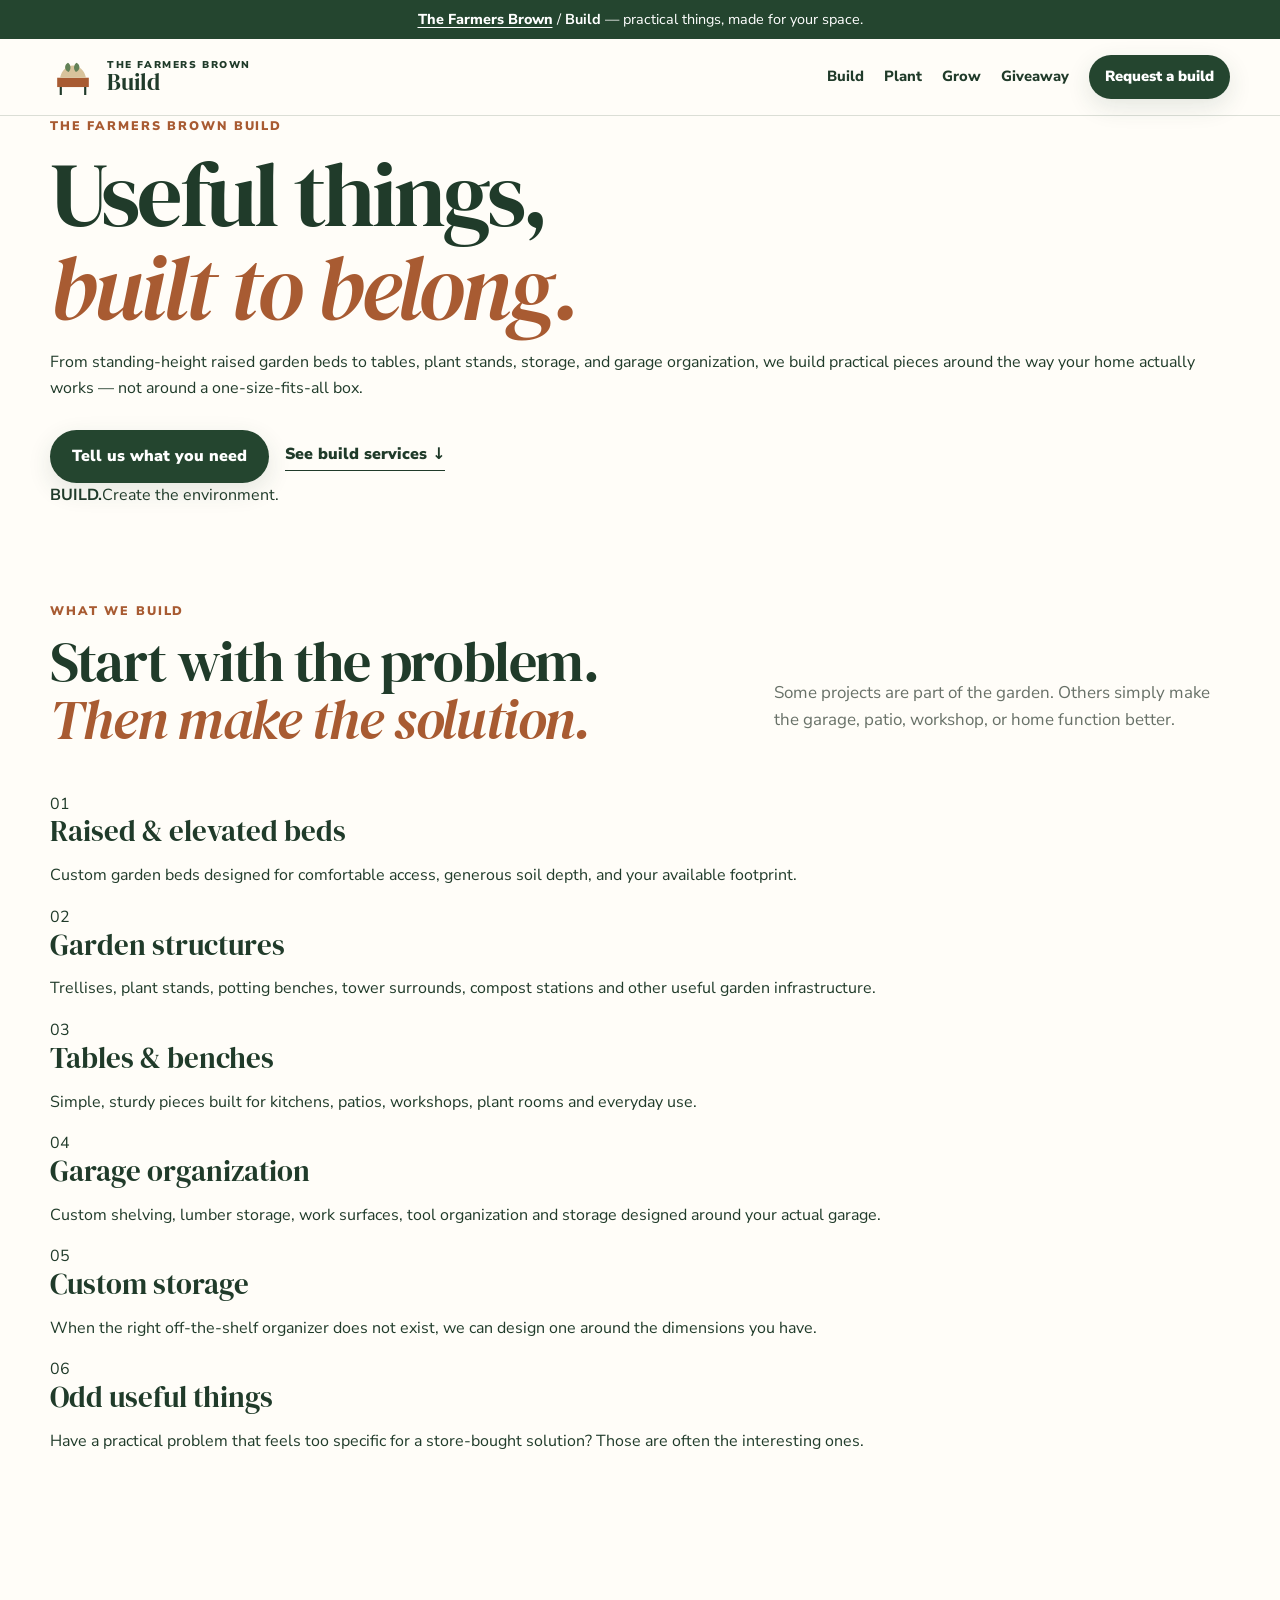
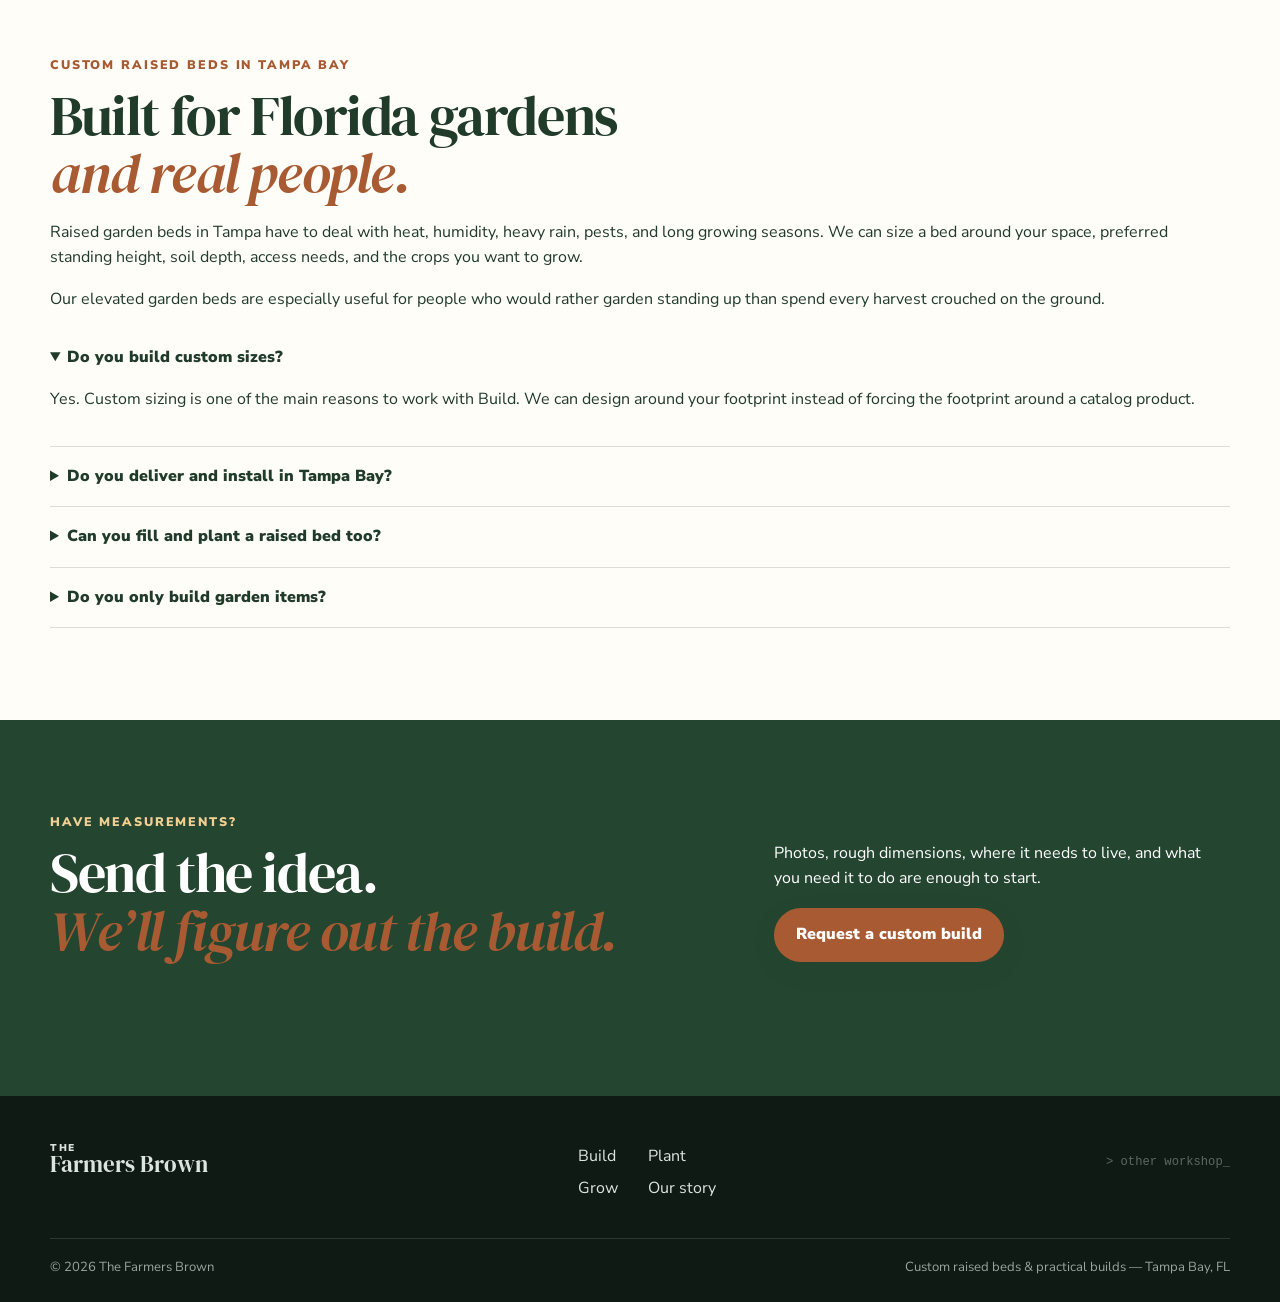
<file: build.html>
<!doctype html><html lang="en"><head><meta charset="utf-8"><meta name="viewport" content="width=device-width,initial-scale=1"><title>Raised Garden Beds Tampa | The Farmers Brown Build</title><meta name="description" content="Custom raised beds, elevated planters, garden structures, tables and practical woodworking built for Tampa Bay homes by The Farmers Brown Build."><link rel="canonical" href="https://thefarmersbrown.com/build.html"><meta name="theme-color" content="#24452f"><meta property="og:title" content="The Farmers Brown Build | Custom Builds in Tampa Bay"><meta property="og:description" content="Raised beds, useful furniture, garden structures and organization solutions built around your space."><meta property="og:type" content="website"><meta property="og:url" content="https://thefarmersbrown.com/build.html"><meta name="twitter:card" content="summary"><link rel="icon" href="assets/favicon.svg"><link rel="preconnect" href="https://fonts.googleapis.com"><link rel="preconnect" href="https://fonts.gstatic.com" crossorigin><link href="https://fonts.googleapis.com/css2?family=Caveat:wght@600;700&family=DM+Serif+Display:ital@0;1&family=Nunito+Sans:wght@400;600;700;800;900&display=swap" rel="stylesheet"><link rel="stylesheet" href="styles.css"><script type="application/ld+json">{"@context":"https://schema.org","@type":"Service","name":"The Farmers Brown Build","serviceType":"Custom raised garden beds, elevated planters, garden structures, furniture and organization solutions","provider":{"@type":"LocalBusiness","name":"The Farmers Brown","url":"https://thefarmersbrown.com/"},"areaServed":{"@type":"AdministrativeArea","name":"Tampa Bay, Florida"},"url":"https://thefarmersbrown.com/build.html"}</script></head><body><a class="skip-link" href="#main">Skip to content</a><div class="announcement"><a href="index.html">The Farmers Brown</a> / <strong>Build</strong> — practical things, made for your space.</div>
<header class="site-header"><div class="wrap nav-wrap"><a class="brand" href="index.html"><svg class="brand-mark" viewBox="0 0 64 64"><path d="M10 33h44v13H10z" fill="#a85b32"/><path d="M15 46v11M49 46v11" stroke="currentColor" stroke-width="3"/><path d="M14 33c2-10 9-17 18-17s16 7 18 17" fill="#d8c39b"/><path d="M24 24c-5-4-3-10 1-12 4 3 5 8 1 13M38 24c5-4 3-10-1-12-4 3-5 8-1 13" fill="#638257"/></svg><span class="brand-text"><small>The Farmers Brown</small><strong>Build</strong></span></a><button class="nav-toggle" aria-expanded="false" aria-controls="site-nav"><span></span><span></span><span></span><span class="sr-only">Open menu</span></button><nav class="site-nav" id="site-nav"><a href="build.html" aria-current="page">Build</a><a href="plant.html">Plant</a><a href="grow.html">Grow</a><a href="giveaway.html">Giveaway</a><a class="button button-small" href="index.html#quote">Request a build</a></nav></div></header>
<main id="main"><section class="page-hero build"><div class="wrap page-hero-grid"><div><p class="eyebrow">The Farmers Brown Build</p><h1>Useful things,<br><em>built to belong.</em></h1><p class="lead">From standing-height raised garden beds to tables, plant stands, storage, and garage organization, we build practical pieces around the way your home actually works — not around a one-size-fits-all box.</p><div class="hero-actions"><a class="button" href="index.html#quote">Tell us what you need</a><a class="text-link" href="#services">See build services ↓</a></div></div><div class="page-badge"><div><strong>BUILD.</strong><span>Create the environment.</span></div></div></div></section>
<section class="section" id="services"><div class="wrap"><div class="section-heading"><div><p class="eyebrow">What we build</p><h2>Start with the problem.<br><em>Then make the solution.</em></h2></div><p>Some projects are part of the garden. Others simply make the garage, patio, workshop, or home function better.</p></div><div class="service-list"><div class="service-box"><span class="num">01</span><h3>Raised & elevated beds</h3><p>Custom garden beds designed for comfortable access, generous soil depth, and your available footprint.</p></div><div class="service-box"><span class="num">02</span><h3>Garden structures</h3><p>Trellises, plant stands, potting benches, tower surrounds, compost stations and other useful garden infrastructure.</p></div><div class="service-box"><span class="num">03</span><h3>Tables & benches</h3><p>Simple, sturdy pieces built for kitchens, patios, workshops, plant rooms and everyday use.</p></div><div class="service-box"><span class="num">04</span><h3>Garage organization</h3><p>Custom shelving, lumber storage, work surfaces, tool organization and storage designed around your actual garage.</p></div><div class="service-box"><span class="num">05</span><h3>Custom storage</h3><p>When the right off-the-shelf organizer does not exist, we can design one around the dimensions you have.</p></div><div class="service-box"><span class="num">06</span><h3>Odd useful things</h3><p>Have a practical problem that feels too specific for a store-bought solution? Those are often the interesting ones.</p></div></div></div></section>
<section class="section seo-copy"><div class="wrap seo-copy-grid"><div><p class="eyebrow">Custom raised beds in Tampa Bay</p><h2>Built for Florida gardens<br><em>and real people.</em></h2><p>Raised garden beds in Tampa have to deal with heat, humidity, heavy rain, pests, and long growing seasons. We can size a bed around your space, preferred standing height, soil depth, access needs, and the crops you want to grow.</p><p>Our elevated garden beds are especially useful for people who would rather garden standing up than spend every harvest crouched on the ground.</p></div><div class="faq-list"><details open><summary>Do you build custom sizes?</summary><p>Yes. Custom sizing is one of the main reasons to work with Build. We can design around your footprint instead of forcing the footprint around a catalog product.</p></details><details><summary>Do you deliver and install in Tampa Bay?</summary><p>Local delivery and installation can be quoted based on the project, access, size, and location.</p></details><details><summary>Can you fill and plant a raised bed too?</summary><p>Yes. That is where Build connects with Plant and Grow. Ask about a ready-to-grow setup or Garden-in-a-Day.</p></details><details><summary>Do you only build garden items?</summary><p>No. Build can include useful tables, benches, shelving, garage organization and other practical woodworking that fits the Farmers Brown approach.</p></details></div></div></section>
<section class="section quote-section"><div class="wrap section-heading"><div><p class="eyebrow light">Have measurements?</p><h2>Send the idea.<br><em>We’ll figure out the build.</em></h2></div><div><p>Photos, rough dimensions, where it needs to live, and what you need it to do are enough to start.</p><a class="button button-rust" href="index.html#quote">Request a custom build</a></div></div></section></main><footer class="site-footer"><div class="wrap footer-grid"><a class="brand" href="index.html"><span class="brand-text"><small>The</small><strong>Farmers Brown</strong></span></a><div class="footer-links"><a href="build.html">Build</a><a href="plant.html">Plant</a><a href="grow.html">Grow</a><a href="index.html#about">Our story</a></div><div class="footer-secret"><a href="branch-and-byte.html">&gt; other workshop_</a></div></div><div class="wrap footer-bottom"><span>© <span id="year"></span> The Farmers Brown</span><span>Custom raised beds & practical builds — Tampa Bay, FL</span></div></footer><script src="script.js"></script></body></html>
</file>
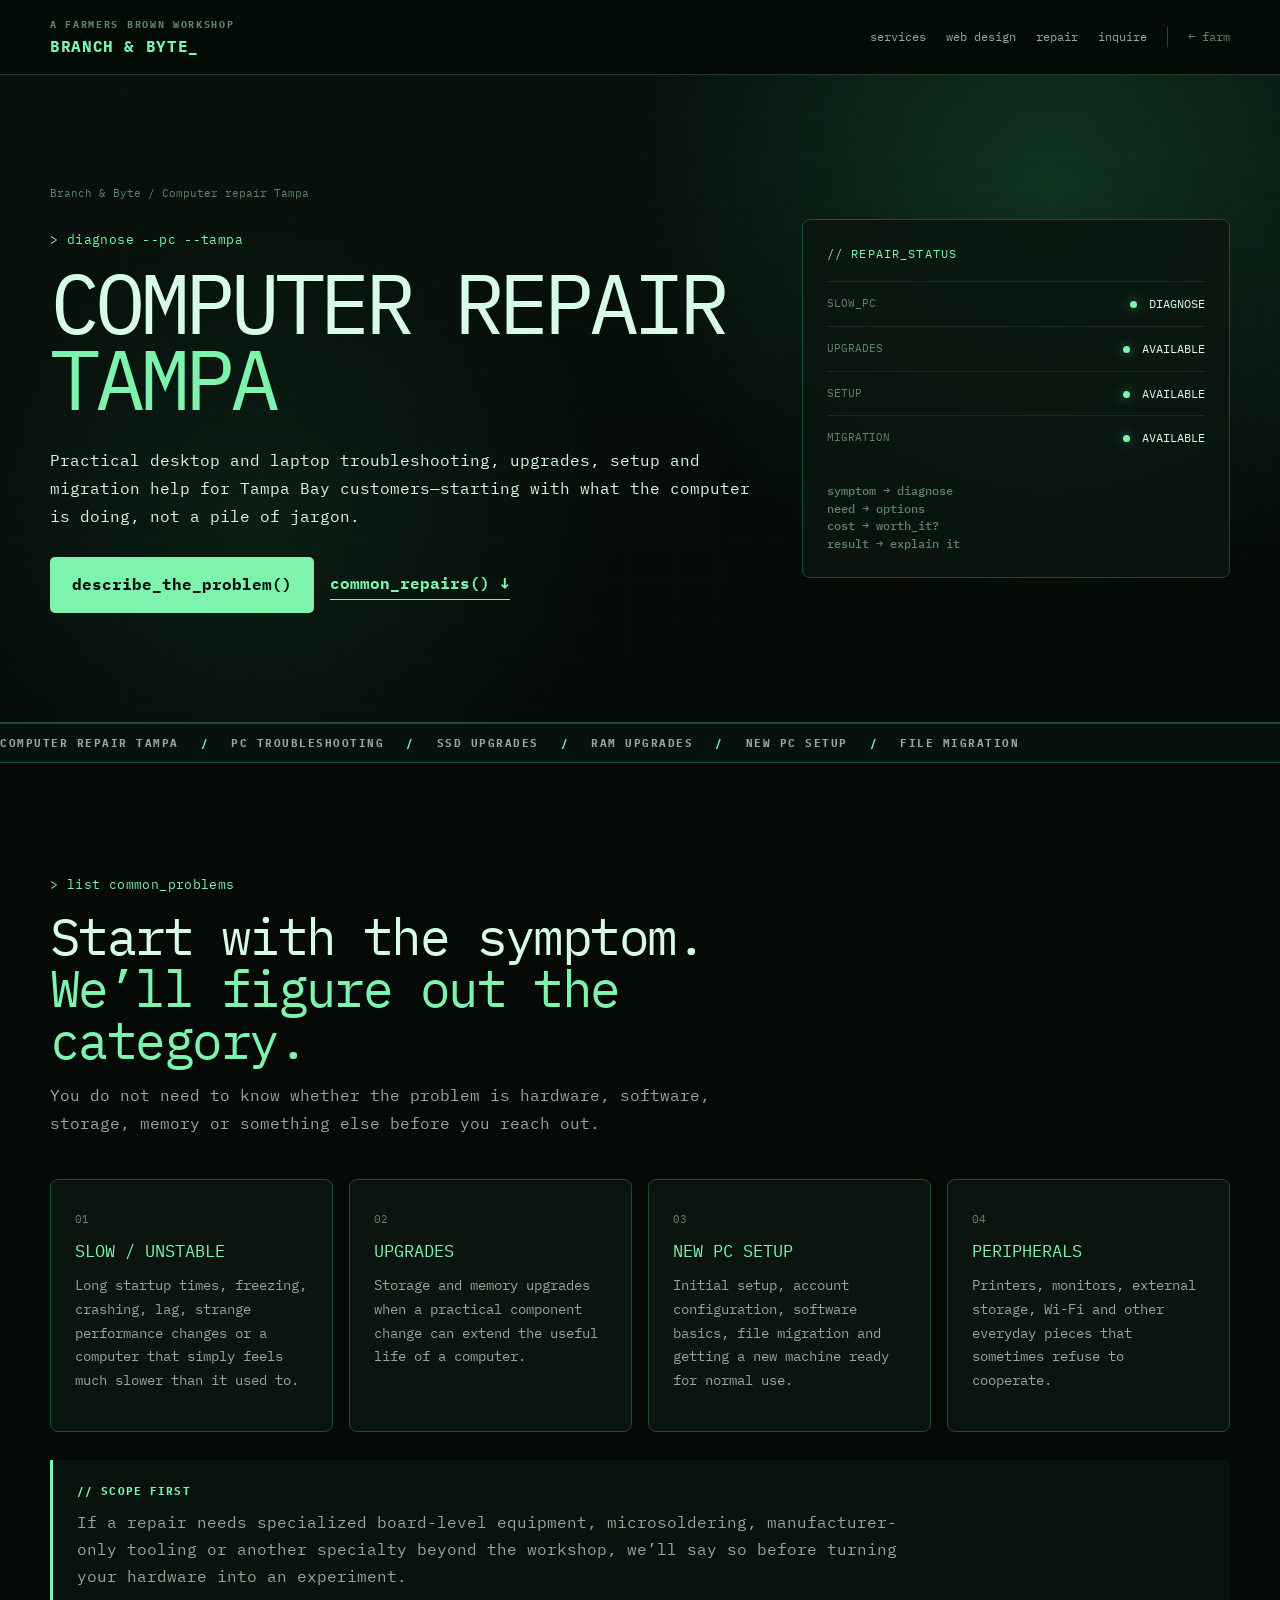
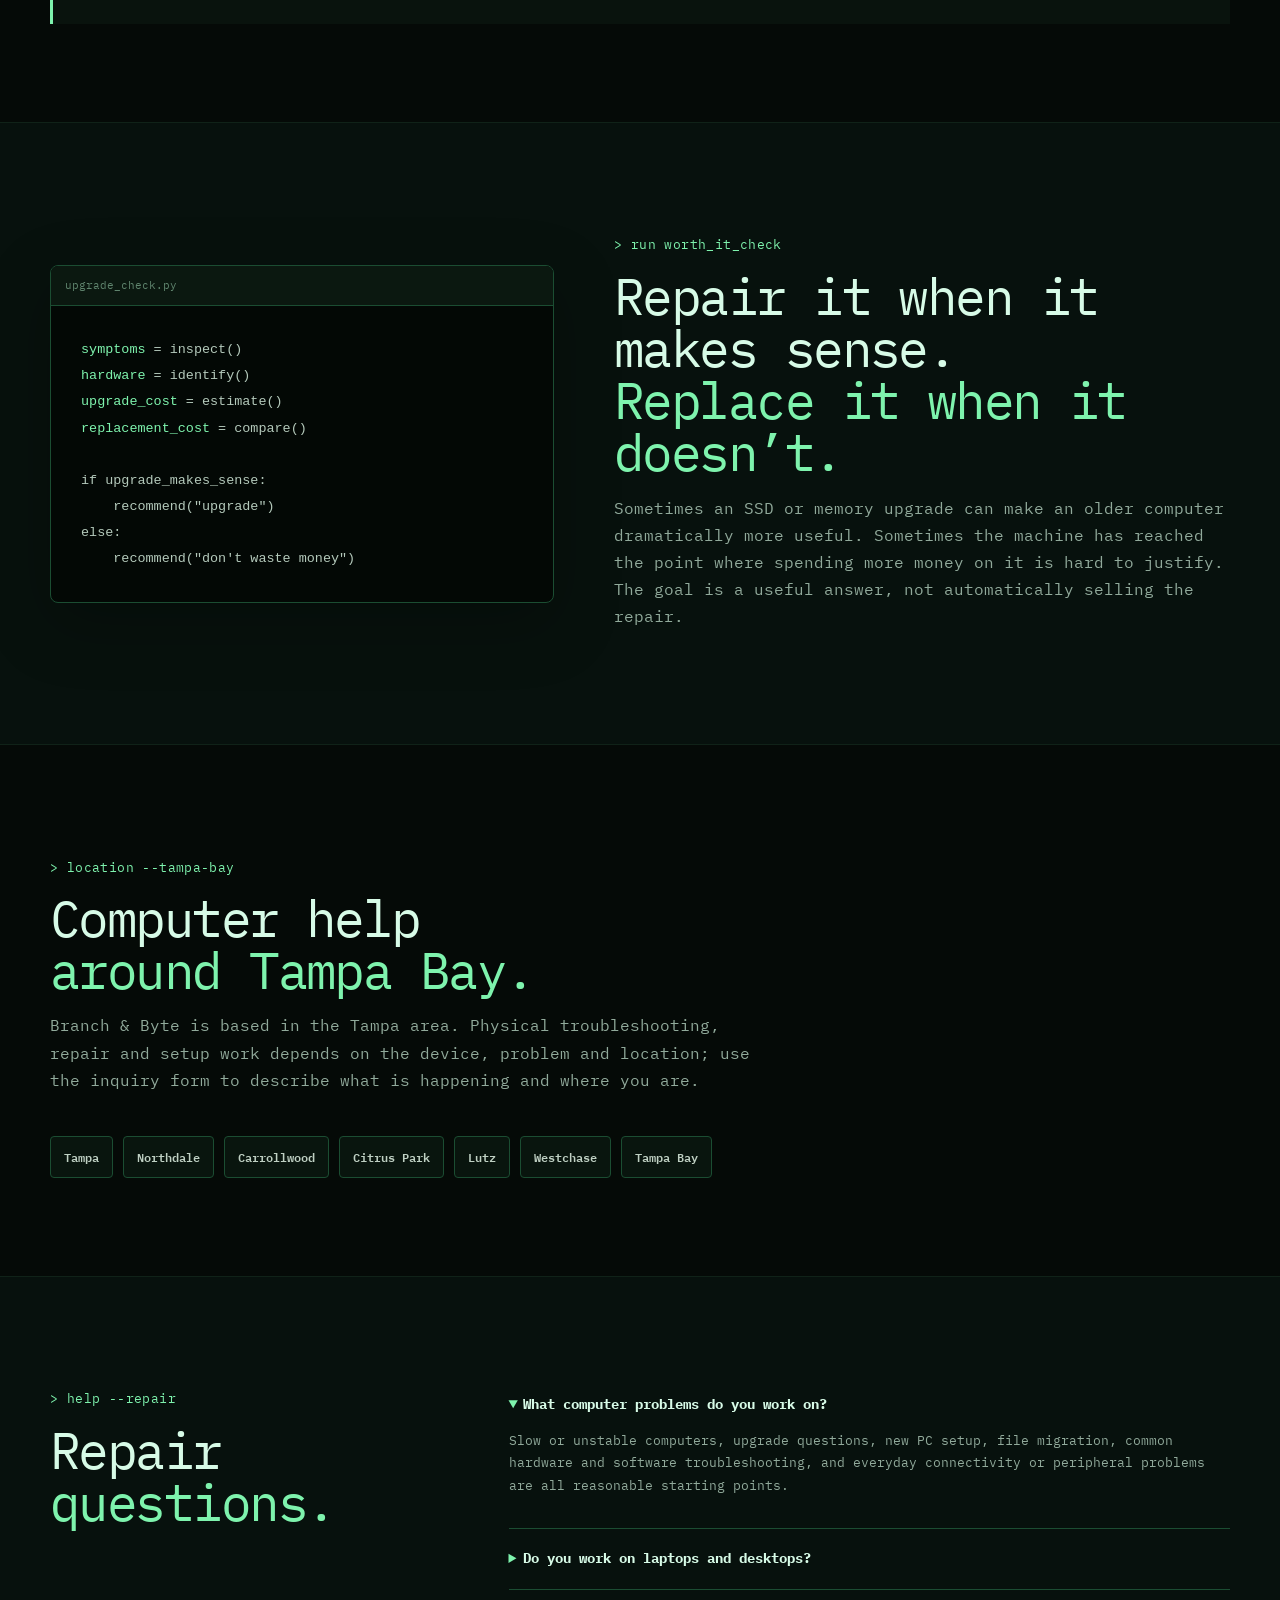
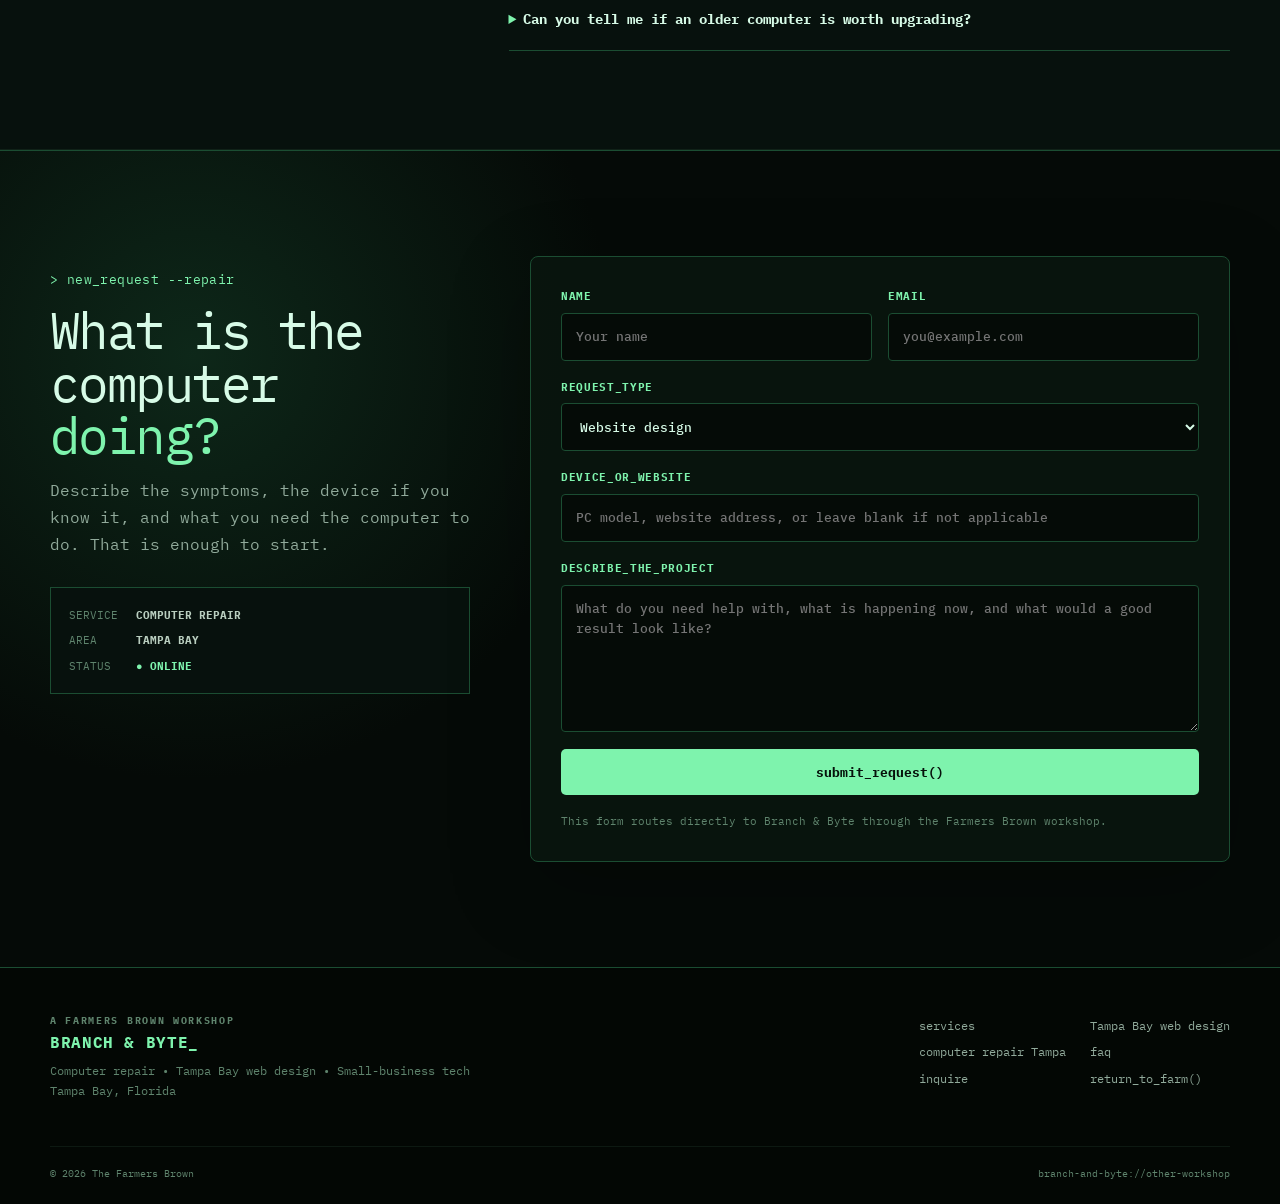
<file: computer-repair-tampa.html>
<!doctype html>
<html lang="en"><head><meta charset="utf-8"/><meta name="viewport" content="width=device-width,initial-scale=1"/>
<title>Computer Repair Tampa & PC Upgrades | Branch & Byte</title><meta name="description" content="Computer repair in Tampa: PC troubleshooting, laptop and desktop upgrades, setup, migration and practical tech help from Branch & Byte."/><meta name="theme-color" content="#07110d"/><meta name="robots" content="index,follow"/><link rel="canonical" href="https://thefarmersbrown.com/computer-repair-tampa.html"/><meta property="og:title" content="Computer Repair Tampa & PC Upgrades | Branch & Byte"/><meta property="og:description" content="Practical computer troubleshooting, upgrades and setup help for Tampa Bay customers."/><meta property="og:type" content="website"/><meta property="og:url" content="https://thefarmersbrown.com/computer-repair-tampa.html"/><link rel="icon" href="assets/favicon.svg" type="image/svg+xml"/><link rel="preconnect" href="https://fonts.googleapis.com"/><link rel="preconnect" href="https://fonts.gstatic.com" crossorigin/><link href="https://fonts.googleapis.com/css2?family=IBM+Plex+Mono:wght@400;500;600;700&family=DM+Serif+Display&family=Nunito+Sans:wght@400;700;900&display=swap" rel="stylesheet"/><link rel="stylesheet" href="styles.css"/><script type="application/ld+json">{"@context":"https://schema.org","@graph":[{"@type":"Service","@id":"https://thefarmersbrown.com/computer-repair-tampa.html#service","name":"Computer Repair Tampa","serviceType":"Computer troubleshooting, repair guidance and upgrades","url":"https://thefarmersbrown.com/computer-repair-tampa.html","provider":{"@type":"ProfessionalService","@id":"https://thefarmersbrown.com/branch-and-byte.html#business","name":"Branch & Byte","url":"https://thefarmersbrown.com/branch-and-byte.html"},"areaServed":[{"@type":"City","name":"Tampa"},{"@type":"AdministrativeArea","name":"Tampa Bay, Florida"}],"description":"Computer troubleshooting, upgrades, setup and practical PC repair help for Tampa Bay customers."},{"@type":"BreadcrumbList","itemListElement":[{"@type":"ListItem","position":1,"name":"Branch & Byte","item":"https://thefarmersbrown.com/branch-and-byte.html"},{"@type":"ListItem","position":2,"name":"Computer Repair Tampa","item":"https://thefarmersbrown.com/computer-repair-tampa.html"}]},{"@type":"FAQPage","mainEntity":[{"@type":"Question","name":"What computer problems do you work on?","acceptedAnswer":{"@type":"Answer","text":"Branch & Byte can help diagnose slow or unstable computers, upgrade storage or memory, set up new PCs, migrate files, troubleshoot hardware and software issues, and untangle common connectivity or peripheral problems."}},{"@type":"Question","name":"Do you repair laptops and desktops in Tampa?","acceptedAnswer":{"@type":"Answer","text":"Branch & Byte works with desktop and laptop troubleshooting and upgrades in the Tampa Bay area. If a repair requires specialized board-level or manufacturer-specific equipment, the scope will be discussed before work proceeds."}},{"@type":"Question","name":"Can you tell me whether an older computer is worth upgrading?","acceptedAnswer":{"@type":"Answer","text":"Yes. A useful first step is comparing the computer's current hardware, symptoms and intended use against the cost of practical upgrades such as storage or memory."}}]}]}</script></head>
<body class="digital"><a class="skip-link" href="#digital-main">Skip to content</a><header class="digital-header" id="digital-top"><div class="wrap digital-nav"><a class="digital-brand" href="branch-and-byte.html" aria-label="Branch and Byte home"><small>A FARMERS BROWN WORKSHOP</small><strong>BRANCH & BYTE<span class="cursor">_</span></strong></a><nav aria-label="Branch and Byte navigation"><a href="branch-and-byte.html#services">services</a><a href="tampa-bay-web-design.html">web design</a><a href="computer-repair-tampa.html">repair</a><a href="#contact">inquire</a><a class="farm-exit" href="index.html">← farm</a></nav></div></header><main id="digital-main">
<section class="digital-service-hero"><div class="wrap digital-service-hero-grid"><div class="reveal"><p class="digital-breadcrumb"><a href="branch-and-byte.html">Branch & Byte</a> / Computer repair Tampa</p><p class="prompt">&gt; diagnose --pc --tampa</p><h1>COMPUTER REPAIR<br><em>TAMPA</em></h1><p class="digital-lead">Practical desktop and laptop troubleshooting, upgrades, setup and migration help for Tampa Bay customers—starting with what the computer is doing, not a pile of jargon.</p><div class="hero-actions"><a class="button" href="#contact">describe_the_problem()</a><a class="text-link" href="#help">common_repairs() ↓</a></div></div><aside class="system-panel reveal"><p>// REPAIR_STATUS</p><dl><div><dt>SLOW_PC</dt><dd><span class="status-dot"></span> DIAGNOSE</dd></div><div><dt>UPGRADES</dt><dd><span class="status-dot"></span> AVAILABLE</dd></div><div><dt>SETUP</dt><dd><span class="status-dot"></span> AVAILABLE</dd></div><div><dt>MIGRATION</dt><dd><span class="status-dot"></span> AVAILABLE</dd></div></dl><pre>symptom → diagnose
need → options
cost → worth_it?
result → explain it</pre></aside></div></section>
<section class="digital-strip"><div class="digital-ticker"><span>COMPUTER REPAIR TAMPA</span><i>/</i><span>PC TROUBLESHOOTING</span><i>/</i><span>SSD UPGRADES</span><i>/</i><span>RAM UPGRADES</span><i>/</i><span>NEW PC SETUP</span><i>/</i><span>FILE MIGRATION</span></div></section>
<section class="digital-section" id="help"><div class="wrap"><div class="digital-heading reveal"><p class="prompt">&gt; list common_problems</p><h2>Start with the symptom.<br><em>We’ll figure out the category.</em></h2><p>You do not need to know whether the problem is hardware, software, storage, memory or something else before you reach out.</p></div><div class="digital-grid digital-grid-four"><article class="digital-card reveal"><span>01</span><h3>SLOW / UNSTABLE</h3><p>Long startup times, freezing, crashing, lag, strange performance changes or a computer that simply feels much slower than it used to.</p></article><article class="digital-card reveal"><span>02</span><h3>UPGRADES</h3><p>Storage and memory upgrades when a practical component change can extend the useful life of a computer.</p></article><article class="digital-card reveal"><span>03</span><h3>NEW PC SETUP</h3><p>Initial setup, account configuration, software basics, file migration and getting a new machine ready for normal use.</p></article><article class="digital-card reveal"><span>04</span><h3>PERIPHERALS</h3><p>Printers, monitors, external storage, Wi-Fi and other everyday pieces that sometimes refuse to cooperate.</p></article></div><div class="scope-note reveal"><strong>// SCOPE FIRST</strong><p>If a repair needs specialized board-level equipment, microsoldering, manufacturer-only tooling or another specialty beyond the workshop, we’ll say so before turning your hardware into an experiment.</p></div></div></section>
<section class="digital-section digital-section-alt"><div class="wrap digital-split"><div class="code-window reveal"><div class="code-title">upgrade_check.py</div><pre><code><span>symptoms</span> = inspect()
<span>hardware</span> = identify()
<span>upgrade_cost</span> = estimate()
<span>replacement_cost</span> = compare()

if upgrade_makes_sense:
    recommend("upgrade")
else:
    recommend("don't waste money")</code></pre></div><div class="digital-copy reveal"><p class="prompt">&gt; run worth_it_check</p><h2>Repair it when it makes sense.<br><em>Replace it when it doesn’t.</em></h2><p>Sometimes an SSD or memory upgrade can make an older computer dramatically more useful. Sometimes the machine has reached the point where spending more money on it is hard to justify. The goal is a useful answer, not automatically selling the repair.</p></div></div></section>
<section class="digital-section"><div class="wrap"><div class="digital-heading reveal"><p class="prompt">&gt; location --tampa-bay</p><h2>Computer help<br><em>around Tampa Bay.</em></h2><p>Branch & Byte is based in the Tampa area. Physical troubleshooting, repair and setup work depends on the device, problem and location; use the inquiry form to describe what is happening and where you are.</p></div><div class="service-area-tags reveal"><span>Tampa</span><span>Northdale</span><span>Carrollwood</span><span>Citrus Park</span><span>Lutz</span><span>Westchase</span><span>Tampa Bay</span></div></div></section>
<section class="digital-section digital-section-alt"><div class="wrap digital-faq-grid"><div class="digital-heading reveal"><p class="prompt">&gt; help --repair</p><h2>Repair<br><em>questions.</em></h2></div><div class="digital-faq reveal"><details open><summary>What computer problems do you work on?</summary><p>Slow or unstable computers, upgrade questions, new PC setup, file migration, common hardware and software troubleshooting, and everyday connectivity or peripheral problems are all reasonable starting points.</p></details><details><summary>Do you work on laptops and desktops?</summary><p>Yes, for general troubleshooting and practical upgrades. If a job requires specialized board-level or manufacturer-specific equipment, we’ll discuss that before proceeding.</p></details><details><summary>Can you tell me if an older computer is worth upgrading?</summary><p>Yes. We can compare the current hardware, intended use and likely upgrade cost before you spend money on a machine that may be better replaced.</p></details></div></div></section>
<section class="digital-contact" id="contact"><div class="wrap digital-contact-grid"><div class="digital-heading reveal"><p class="prompt">&gt; new_request --repair</p><h2>What is the computer<br><em>doing?</em></h2><p>Describe the symptoms, the device if you know it, and what you need the computer to do. That is enough to start.</p><div class="contact-console"><span>SERVICE</span><strong>COMPUTER REPAIR</strong><span>AREA</span><strong>TAMPA BAY</strong><span>STATUS</span><strong class="online">● ONLINE</strong></div></div><form class="digital-form reveal" action="https://formspree.io/f/xwleegod" method="POST" data-stay-on-page="true">
        <input type="text" name="_gotcha" class="form-honeypot" tabindex="-1" autocomplete="off" aria-hidden="true" />
        <input type="hidden" name="_subject" value="New Branch & Byte inquiry" />
        <input type="hidden" name="inquiry_type" value="Branch & Byte tech inquiry" />
        <div class="form-row"><label>NAME<input required name="name" autocomplete="name" placeholder="Your name" /></label><label>EMAIL<input required type="email" name="email" autocomplete="email" placeholder="you@example.com" /></label></div>
        <label>REQUEST_TYPE<select name="project"><option>Website design</option><option>Existing website redesign / help</option><option>Computer repair / troubleshooting</option><option>Computer upgrade / setup</option><option>Small-business tech</option><option>Home tech / connectivity</option><option>Not sure — I just need help</option></select></label>
        <label>DEVICE_OR_WEBSITE<input name="device_or_site" placeholder="PC model, website address, or leave blank if not applicable" /></label>
        <label>DESCRIBE_THE_PROJECT<textarea required name="details" rows="6" placeholder="What do you need help with, what is happening now, and what would a good result look like?" ></textarea></label>
        <button class="button" type="submit">submit_request()</button>
        <p class="form-note">This form routes directly to Branch & Byte through the Farmers Brown workshop.</p>
      </form></div></section>
</main><footer class="digital-footer"><div class="wrap"><div><a class="digital-brand" href="branch-and-byte.html"><small>A FARMERS BROWN WORKSHOP</small><strong>BRANCH & BYTE<span class="cursor">_</span></strong></a><p>Computer repair • Tampa Bay web design • Small-business tech<br>Tampa Bay, Florida</p></div><nav><a href="branch-and-byte.html#services">services</a><a href="tampa-bay-web-design.html">Tampa Bay web design</a><a href="computer-repair-tampa.html">computer repair Tampa</a><a href="branch-and-byte.html#faq">faq</a><a href="#contact">inquire</a><a href="index.html">return_to_farm()</a></nav></div><div class="wrap digital-footer-bottom"><span>© <span id="year"></span> The Farmers Brown</span><span>branch-and-byte://other-workshop</span></div></footer><script src="script.js"></script></body></html>
</file>
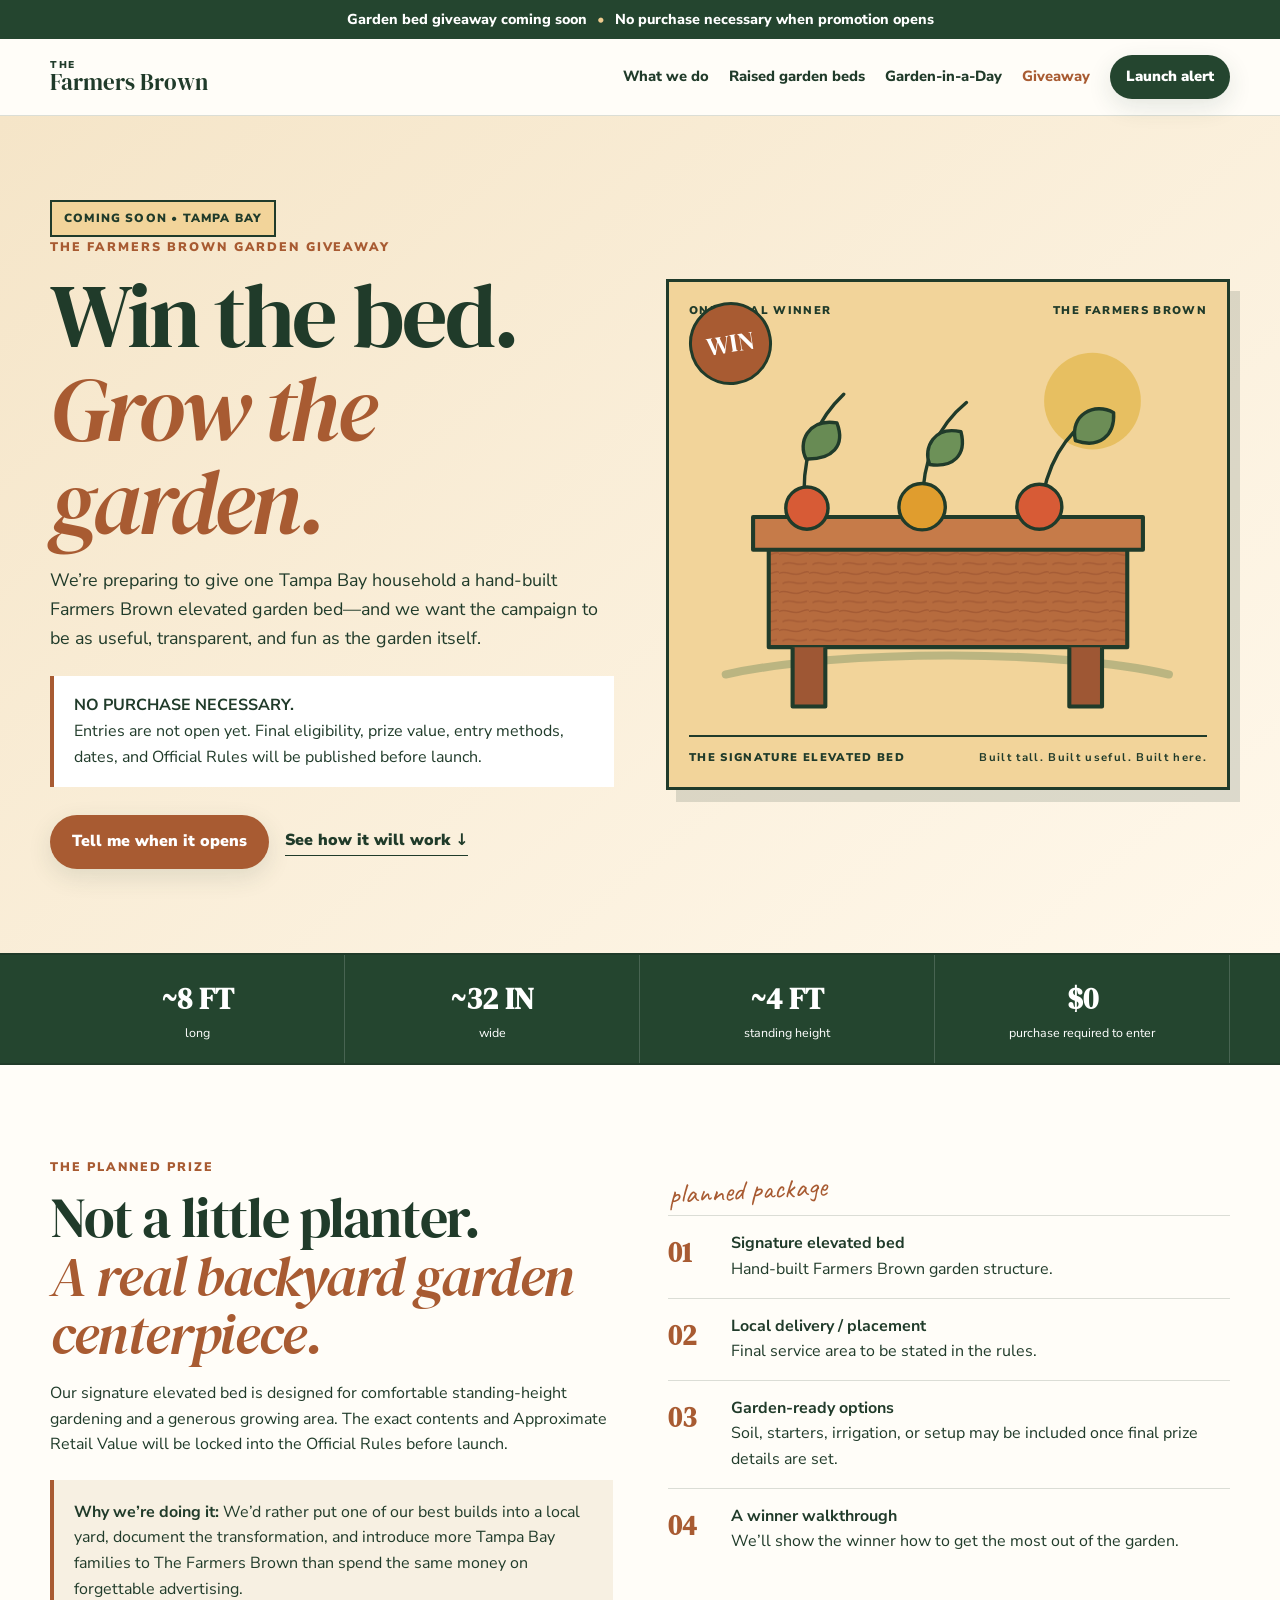
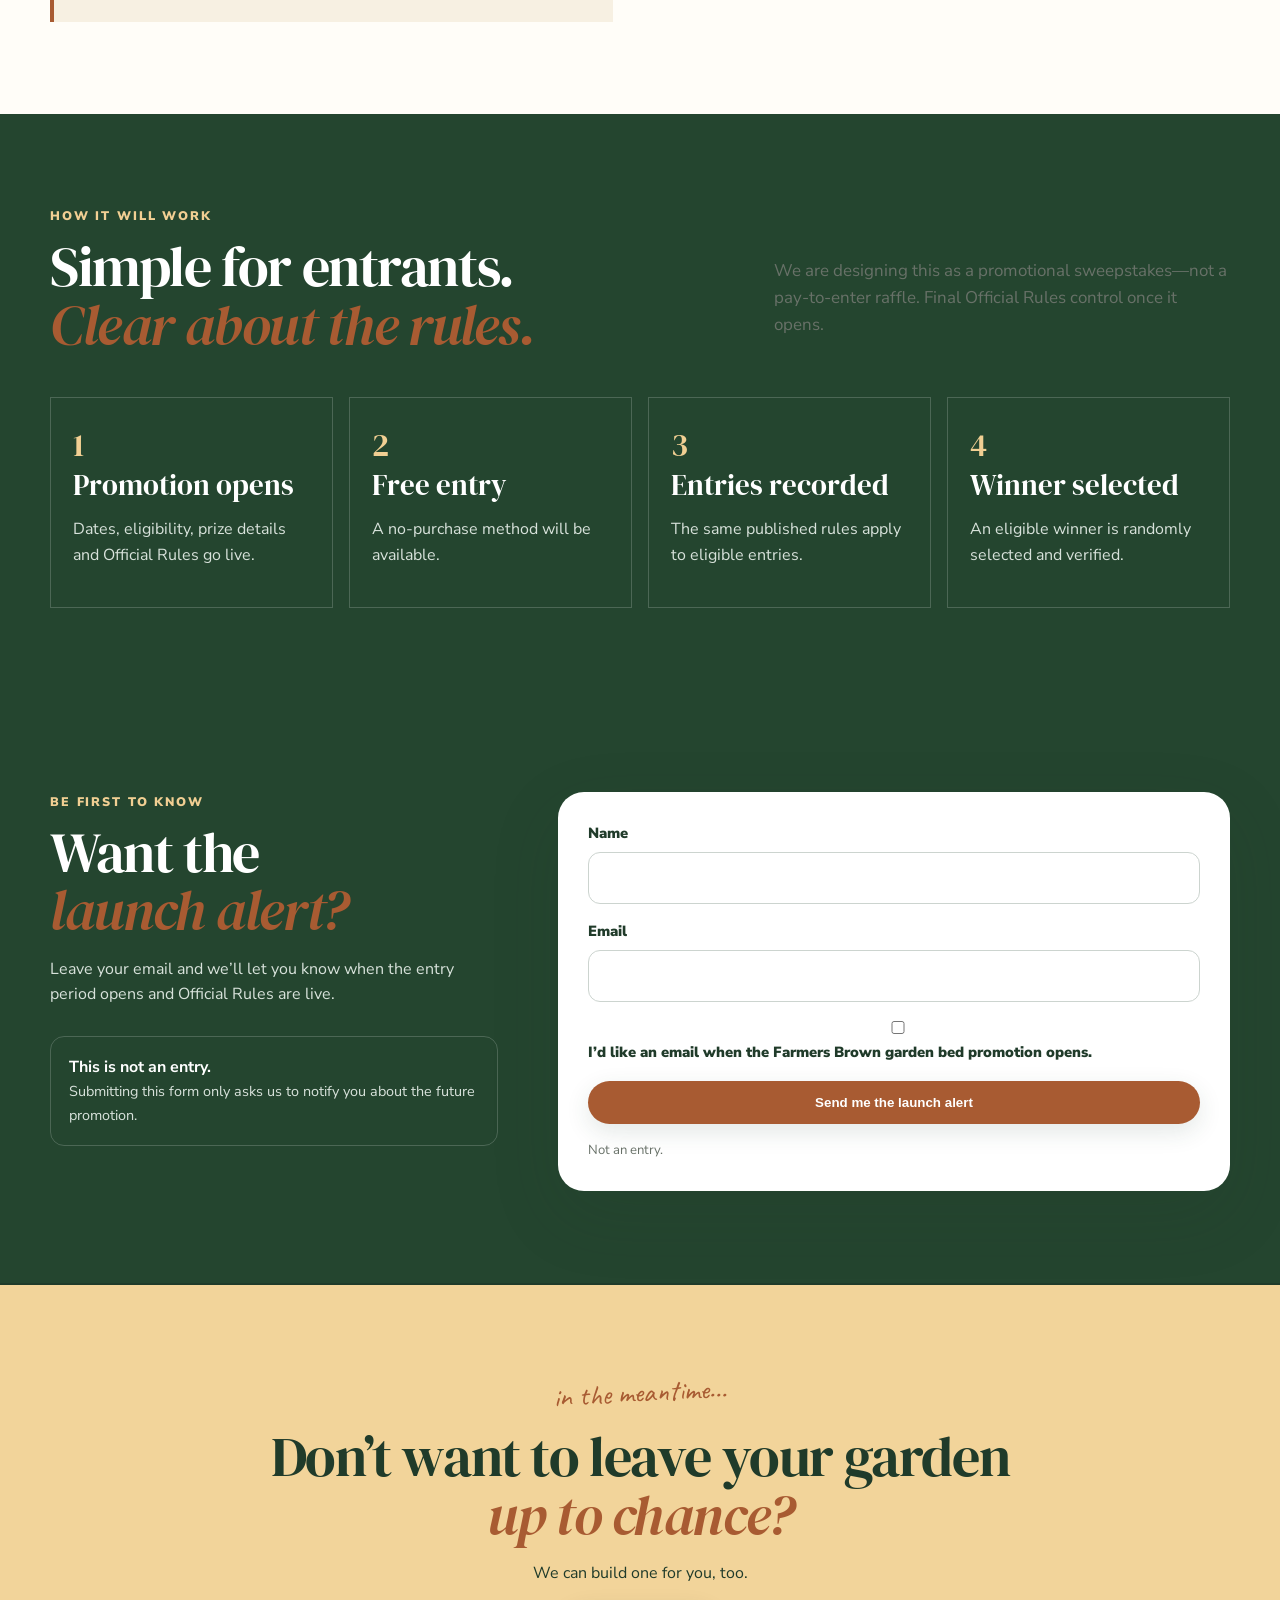
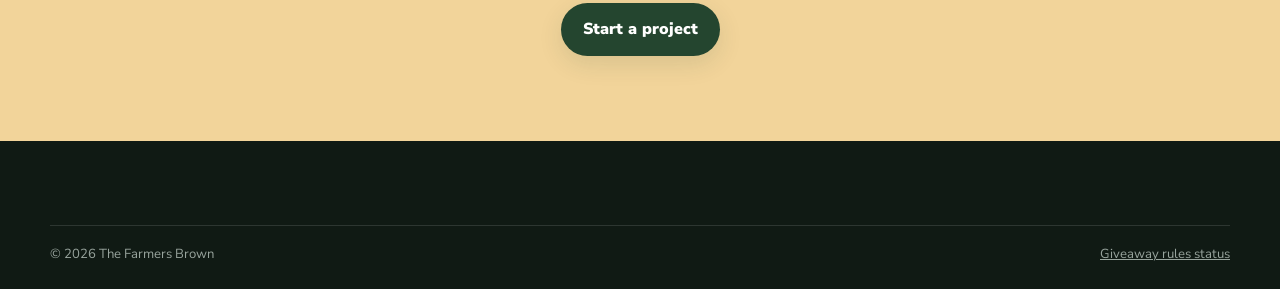
<file: giveaway.html>
<!doctype html><html lang="en"><head><meta charset="utf-8"><meta name="viewport" content="width=device-width,initial-scale=1"><title>Garden Bed Giveaway Tampa Bay | The Farmers Brown</title><meta name="description" content="Preview The Farmers Brown Tampa Bay elevated garden bed giveaway and sign up for a launch alert. No purchase necessary when the promotion opens."><link rel="canonical" href="https://thefarmersbrown.com/giveaway.html"><meta name="theme-color" content="#24452f"><meta property="og:title" content="Win the Bed. Grow the Garden. | The Farmers Brown"><meta property="og:description" content="A Tampa Bay elevated garden bed giveaway is coming soon."><meta property="og:type" content="website"><meta property="og:url" content="https://thefarmersbrown.com/giveaway.html"><link rel="icon" href="assets/favicon.svg"><link rel="preconnect" href="https://fonts.googleapis.com"><link rel="preconnect" href="https://fonts.gstatic.com" crossorigin><link href="https://fonts.googleapis.com/css2?family=Caveat:wght@600;700&family=DM+Serif+Display:ital@0;1&family=Nunito+Sans:wght@400;600;700;800;900&display=swap" rel="stylesheet"><link rel="stylesheet" href="styles.css"></head><body class="giveaway-page"><a class="skip-link" href="#main">Skip to content</a><div class="announcement announcement-campaign"><span>Garden bed giveaway coming soon</span><i>•</i><span>No purchase necessary when promotion opens</span></div><header class="site-header"><div class="wrap nav-wrap"><a class="brand" href="index.html"><span class="brand-text"><small>The</small><strong>Farmers Brown</strong></span></a><button class="nav-toggle" aria-expanded="false" aria-controls="site-nav"><span></span><span></span><span></span><span class="sr-only">Open menu</span></button><nav class="site-nav" id="site-nav"><a href="index.html#services">What we do</a><a href="raised-garden-beds-tampa.html">Raised garden beds</a><a href="index.html#garden-in-a-day">Garden-in-a-Day</a><a class="nav-giveaway" href="giveaway.html">Giveaway</a><a class="button button-small" href="#launch-alert">Launch alert</a></nav></div></header><main id="main"><section class="giveaway-hero"><div class="wrap giveaway-hero-grid"><div class="reveal"><div class="campaign-badge">COMING SOON • TAMPA BAY</div><p class="eyebrow">The Farmers Brown Garden Giveaway</p><h1>Win the bed.<br><em>Grow the garden.</em></h1><p class="giveaway-lead">We’re preparing to give one Tampa Bay household a hand-built Farmers Brown elevated garden bed—and we want the campaign to be as useful, transparent, and fun as the garden itself.</p><div class="giveaway-legal-callout"><strong>NO PURCHASE NECESSARY.</strong><span>Entries are not open yet. Final eligibility, prize value, entry methods, dates, and Official Rules will be published before launch.</span></div><div class="hero-actions"><a class="button button-rust" href="#launch-alert">Tell me when it opens</a><a class="text-link" href="#how-it-works">See how it will work ↓</a></div></div><div class="giveaway-prize-poster reveal"><div class="prize-burst">WIN</div><div class="prize-poster-top"><span>ONE LOCAL WINNER</span><span>THE FARMERS BROWN</span></div><svg viewBox="0 0 760 610" role="img" aria-label="Tall wooden elevated garden bed filled with vegetables"><defs><pattern id="giveawayWood" width="44" height="28" patternUnits="userSpaceOnUse"><rect width="44" height="28" fill="#b66b3e"/><path d="M0 8c10-6 20 5 32 0s10-2 12-2M5 23c12-8 20 4 36-2" fill="none" stroke="#8f482b" stroke-width="2" opacity=".45"/></pattern></defs><circle cx="592" cy="119" r="71" fill="#e5bd57" opacity=".85"/><path d="M54 520c175-38 492-36 650 0" fill="none" stroke="#638257" stroke-width="12" stroke-linecap="round" opacity=".38"/><g stroke="#203b2a" stroke-width="6" stroke-linejoin="round"><path d="M117 310h526v170H117z" fill="url(#giveawayWood)"/><path d="M94 289h572v48H94z" fill="#c67b49"/><path d="M152 480v87h48v-87M558 480v87h48v-87" fill="#9e5734"/></g><g stroke="#203b2a" stroke-width="5" stroke-linecap="round" stroke-linejoin="round"><path d="M172 289c-13-89 16-143 55-180" fill="none"/><path d="M217 151c-43-7-58 30-45 53 38 1 58-19 45-53z" fill="#688b54"/><path d="M343 289c-5-85 25-136 64-168" fill="none"/><path d="M399 164c-39-9-56 23-46 48 34 5 55-13 46-48z" fill="#6d9158"/><path d="M515 289c6-76 39-124 82-151" fill="none"/><path d="M567 177c-9-38 28-57 56-41 2 34-21 53-56 41z" fill="#6c8d56"/><circle cx="173" cy="276" r="31" fill="#d75b36"/><circle cx="342" cy="274" r="34" fill="#e09d2e"/><circle cx="514" cy="274" r="33" fill="#d75b36"/></g></svg><div class="prize-poster-caption"><span>THE SIGNATURE ELEVATED BED</span><strong>Built tall. Built useful. Built here.</strong></div></div></div></section><section class="giveaway-factbar"><div class="wrap giveaway-factbar-grid"><div><strong>~8 FT</strong><span>long</span></div><div><strong>~32 IN</strong><span>wide</span></div><div><strong>~4 FT</strong><span>standing height</span></div><div><strong>$0</strong><span>purchase required to enter</span></div></div></section><section class="section"><div class="wrap giveaway-prize-grid"><div class="reveal"><p class="eyebrow">The planned prize</p><h2>Not a little planter.<br><em>A real backyard garden centerpiece.</em></h2><p>Our signature elevated bed is designed for comfortable standing-height gardening and a generous growing area. The exact contents and Approximate Retail Value will be locked into the Official Rules before launch.</p><div class="prize-note"><strong>Why we’re doing it:</strong> We’d rather put one of our best builds into a local yard, document the transformation, and introduce more Tampa Bay families to The Farmers Brown than spend the same money on forgettable advertising.</div></div><div class="prize-checklist reveal"><span class="scribble">planned package</span><div><b>01</b><p><strong>Signature elevated bed</strong>Hand-built Farmers Brown garden structure.</p></div><div><b>02</b><p><strong>Local delivery / placement</strong>Final service area to be stated in the rules.</p></div><div><b>03</b><p><strong>Garden-ready options</strong>Soil, starters, irrigation, or setup may be included once final prize details are set.</p></div><div><b>04</b><p><strong>A winner walkthrough</strong>We’ll show the winner how to get the most out of the garden.</p></div></div></div></section><section class="section how-giveaway-section" id="how-it-works"><div class="wrap"><div class="section-heading"><div><p class="eyebrow light">How it will work</p><h2>Simple for entrants.<br><em>Clear about the rules.</em></h2></div><p>We are designing this as a promotional sweepstakes—not a pay-to-enter raffle. Final Official Rules control once it opens.</p></div><div class="giveaway-step-grid"><article><span>1</span><h3>Promotion opens</h3><p>Dates, eligibility, prize details and Official Rules go live.</p></article><article><span>2</span><h3>Free entry</h3><p>A no-purchase method will be available.</p></article><article><span>3</span><h3>Entries recorded</h3><p>The same published rules apply to eligible entries.</p></article><article><span>4</span><h3>Winner selected</h3><p>An eligible winner is randomly selected and verified.</p></article></div></div></section><section class="section giveaway-alert-section" id="launch-alert"><div class="wrap quote-grid"><div class="quote-intro"><p class="eyebrow light">Be first to know</p><h2>Want the<br><em>launch alert?</em></h2><p>Leave your email and we’ll let you know when the entry period opens and Official Rules are live.</p><div class="form-only-note"><strong>This is not an entry.</strong><span>Submitting this form only asks us to notify you about the future promotion.</span></div></div><form class="quote-form" action="https://formspree.io/f/xwleegod" method="POST"><input type="text" name="_gotcha" class="form-honeypot" tabindex="-1"><input type="hidden" name="_subject" value="Farmers Brown giveaway launch alert request"><input type="hidden" name="inquiry_type" value="Giveaway launch alert"><label>Name<input required name="name" autocomplete="name"></label><label>Email<input required type="email" name="email" autocomplete="email"></label><label><span><input type="checkbox" required name="launch_alert_consent" value="yes"> I’d like an email when the Farmers Brown garden bed promotion opens.</span></label><button class="button button-rust" type="submit">Send me the launch alert</button><p class="form-note">Not an entry.</p></form></div></section><section class="giveaway-final-cta"><div class="wrap"><span class="scribble">in the meantime...</span><h2>Don’t want to leave your garden<br><em>up to chance?</em></h2><p>We can build one for you, too.</p><a class="button" href="index.html#quote">Start a project</a></div></section></main><footer class="site-footer"><div class="wrap footer-bottom"><span>© <span id="year"></span> The Farmers Brown</span><span><a href="official-rules.html">Giveaway rules status</a></span></div></footer><script src="script.js"></script></body></html>
</file>
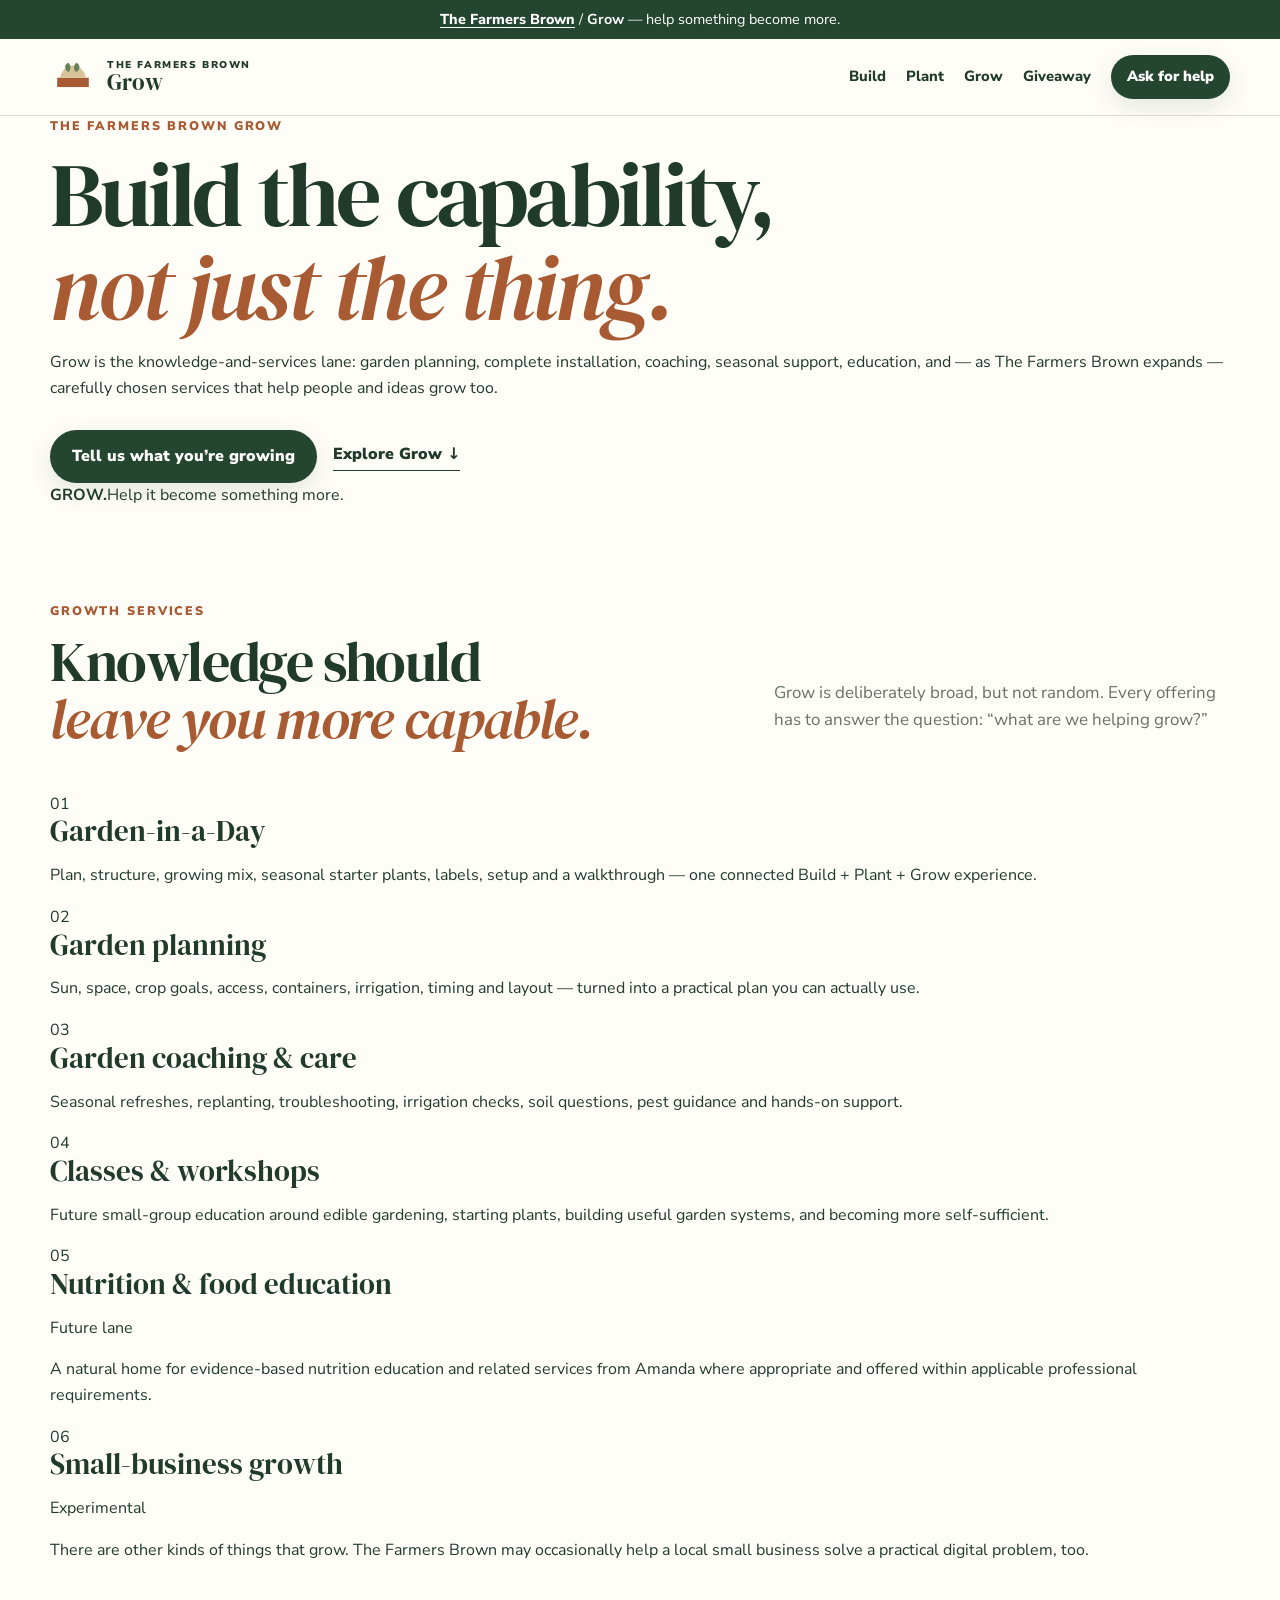
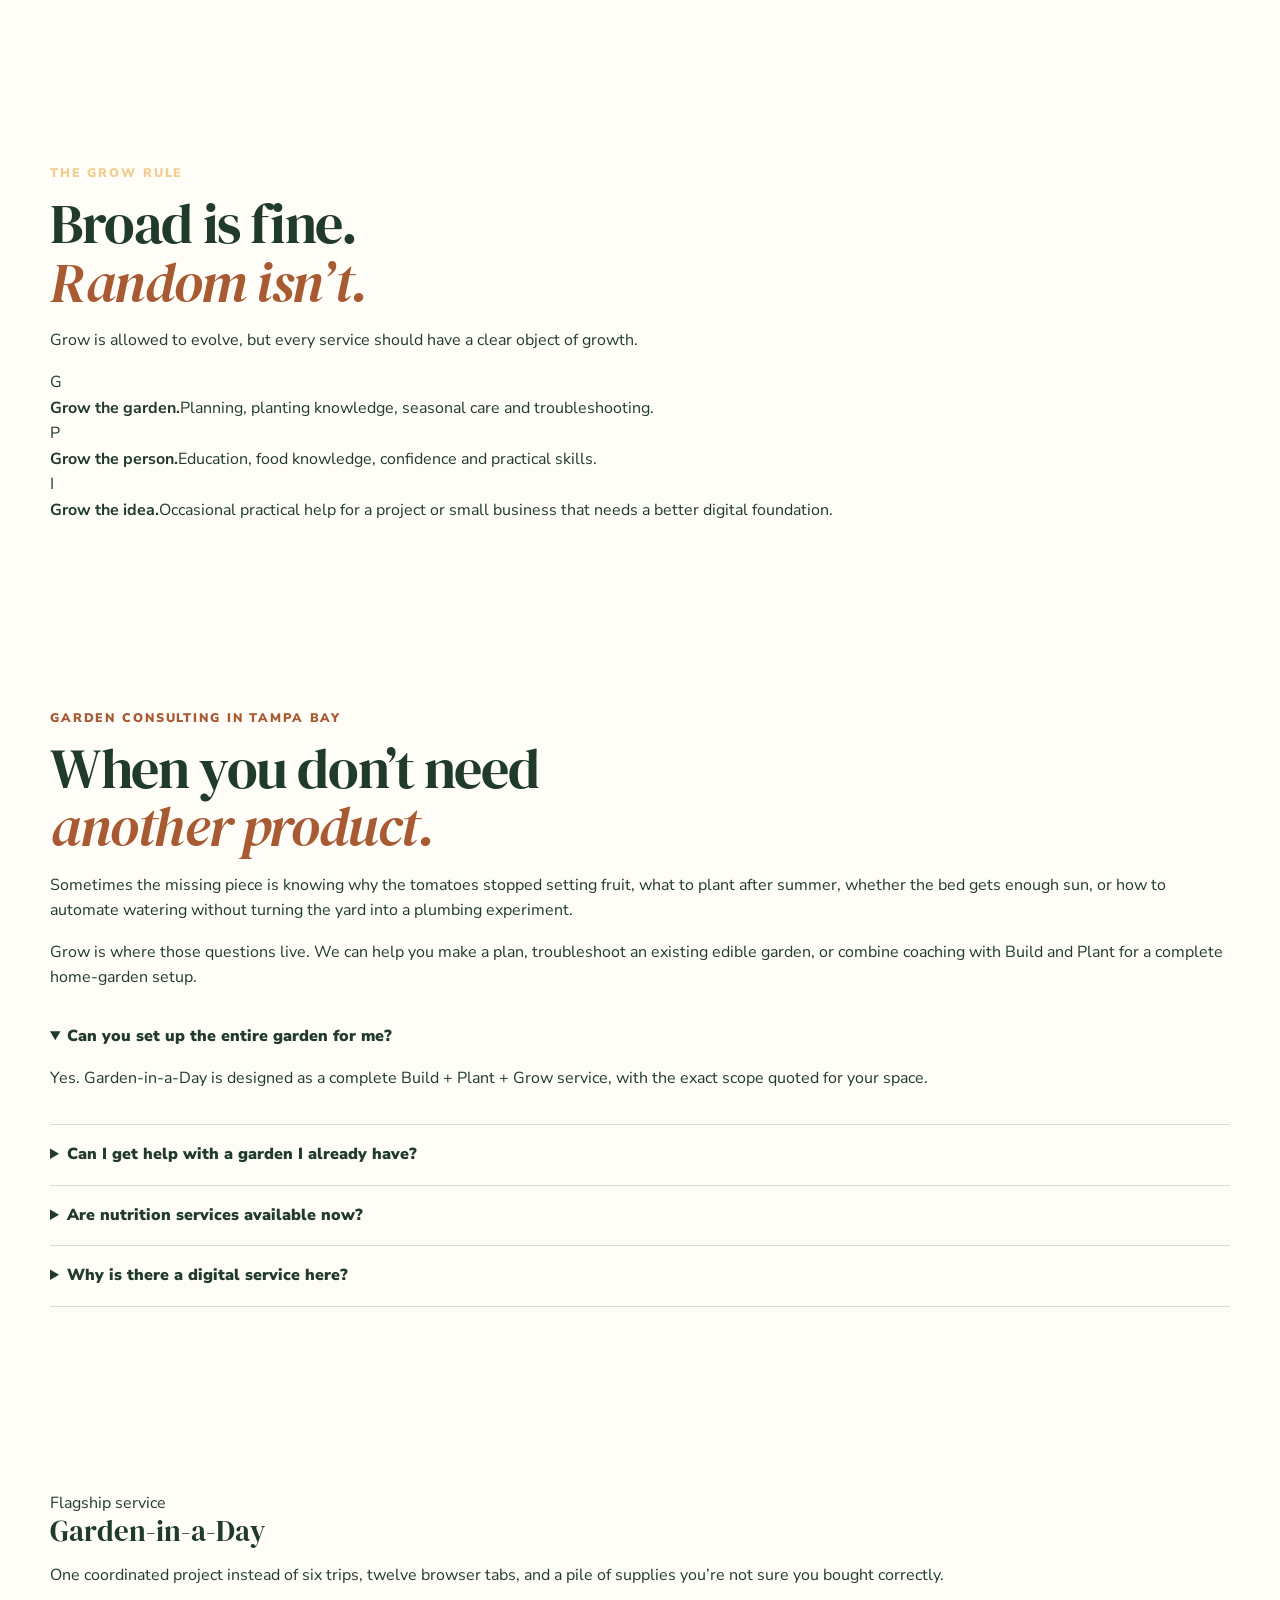
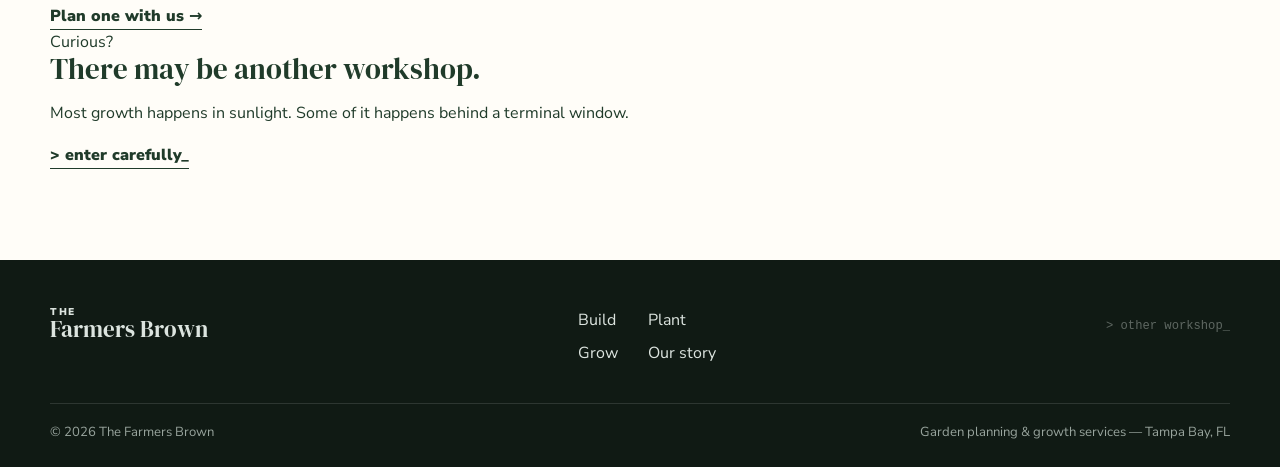
<file: grow.html>
<!doctype html><html lang="en"><head><meta charset="utf-8"><meta name="viewport" content="width=device-width,initial-scale=1"><title>Garden Consulting Tampa | The Farmers Brown Grow</title><meta name="description" content="Garden planning, Garden-in-a-Day, seasonal care, coaching and practical edible-garden education from The Farmers Brown Grow in Tampa Bay."><link rel="canonical" href="https://thefarmersbrown.com/grow.html"><meta name="theme-color" content="#24452f"><meta property="og:title" content="The Farmers Brown Grow | Knowledge & Services That Help Things Grow"><meta property="og:description" content="Garden planning, coaching, education and a growing collection of services for plants, people and ideas."><meta property="og:type" content="website"><meta property="og:url" content="https://thefarmersbrown.com/grow.html"><meta name="twitter:card" content="summary"><link rel="icon" href="assets/favicon.svg"><link rel="preconnect" href="https://fonts.googleapis.com"><link rel="preconnect" href="https://fonts.gstatic.com" crossorigin><link href="https://fonts.googleapis.com/css2?family=Caveat:wght@600;700&family=DM+Serif+Display:ital@0;1&family=Nunito+Sans:wght@400;600;700;800;900&display=swap" rel="stylesheet"><link rel="stylesheet" href="styles.css"><script type="application/ld+json">{"@context":"https://schema.org","@type":"Service","name":"The Farmers Brown Grow","serviceType":"Garden planning, installation, education, seasonal care and consulting","provider":{"@type":"LocalBusiness","name":"The Farmers Brown","url":"https://thefarmersbrown.com/"},"areaServed":{"@type":"AdministrativeArea","name":"Tampa Bay, Florida"},"url":"https://thefarmersbrown.com/grow.html"}</script></head><body><a class="skip-link" href="#main">Skip to content</a><div class="announcement"><a href="index.html">The Farmers Brown</a> / <strong>Grow</strong> — help something become more.</div>
<header class="site-header"><div class="wrap nav-wrap"><a class="brand" href="index.html"><svg class="brand-mark" viewBox="0 0 64 64"><path d="M10 33h44v13H10z" fill="#a85b32"/><path d="M14 33c2-10 9-17 18-17s16 7 18 17" fill="#d8c39b"/><path d="M24 24c-5-4-3-10 1-12 4 3 5 8 1 13M38 24c5-4 3-10-1-12-4 3-5 8-1 13" fill="#638257"/></svg><span class="brand-text"><small>The Farmers Brown</small><strong>Grow</strong></span></a><button class="nav-toggle" aria-expanded="false" aria-controls="site-nav"><span></span><span></span><span></span><span class="sr-only">Open menu</span></button><nav class="site-nav" id="site-nav"><a href="build.html">Build</a><a href="plant.html">Plant</a><a href="grow.html" aria-current="page">Grow</a><a href="giveaway.html">Giveaway</a><a class="button button-small" href="index.html#quote">Ask for help</a></nav></div></header>
<main id="main"><section class="page-hero grow"><div class="wrap page-hero-grid"><div><p class="eyebrow">The Farmers Brown Grow</p><h1>Build the capability,<br><em>not just the thing.</em></h1><p class="lead">Grow is the knowledge-and-services lane: garden planning, complete installation, coaching, seasonal support, education, and — as The Farmers Brown expands — carefully chosen services that help people and ideas grow too.</p><div class="hero-actions"><a class="button" href="index.html#quote">Tell us what you’re growing</a><a class="text-link" href="#services">Explore Grow ↓</a></div></div><div class="page-badge"><div><strong>GROW.</strong><span>Help it become something more.</span></div></div></div></section>
<section class="section" id="services"><div class="wrap"><div class="section-heading"><div><p class="eyebrow">Growth services</p><h2>Knowledge should<br><em>leave you more capable.</em></h2></div><p>Grow is deliberately broad, but not random. Every offering has to answer the question: “what are we helping grow?”</p></div><div class="service-list"><div class="service-box" id="garden-in-a-day"><span class="num">01</span><h3>Garden-in-a-Day</h3><p>Plan, structure, growing mix, seasonal starter plants, labels, setup and a walkthrough — one connected Build + Plant + Grow experience.</p></div><div class="service-box"><span class="num">02</span><h3>Garden planning</h3><p>Sun, space, crop goals, access, containers, irrigation, timing and layout — turned into a practical plan you can actually use.</p></div><div class="service-box"><span class="num">03</span><h3>Garden coaching & care</h3><p>Seasonal refreshes, replanting, troubleshooting, irrigation checks, soil questions, pest guidance and hands-on support.</p></div><div class="service-box"><span class="num">04</span><h3>Classes & workshops</h3><p>Future small-group education around edible gardening, starting plants, building useful garden systems, and becoming more self-sufficient.</p></div><div class="service-box"><span class="num">05</span><h3>Nutrition & food education</h3><p><span class="coming-soon">Future lane</span></p><p>A natural home for evidence-based nutrition education and related services from Amanda where appropriate and offered within applicable professional requirements.</p></div><div class="service-box"><span class="num">06</span><h3>Small-business growth</h3><p><span class="coming-soon">Experimental</span></p><p>There are other kinds of things that grow. The Farmers Brown may occasionally help a local small business solve a practical digital problem, too.</p></div></div></div></section>
<section class="section philosophy"><div class="wrap philosophy-grid"><div><p class="eyebrow light">The Grow rule</p><h2>Broad is fine.<br><em>Random isn’t.</em></h2><p>Grow is allowed to evolve, but every service should have a clear object of growth.</p></div><div class="philosophy-steps"><div class="philosophy-step"><span>G</span><div><strong>Grow the garden.</strong>Planning, planting knowledge, seasonal care and troubleshooting.</div></div><div class="philosophy-step"><span>P</span><div><strong>Grow the person.</strong>Education, food knowledge, confidence and practical skills.</div></div><div class="philosophy-step"><span>I</span><div><strong>Grow the idea.</strong>Occasional practical help for a project or small business that needs a better digital foundation.</div></div></div></div></section>
<section class="section seo-copy"><div class="wrap seo-copy-grid"><div><p class="eyebrow">Garden consulting in Tampa Bay</p><h2>When you don’t need<br><em>another product.</em></h2><p>Sometimes the missing piece is knowing why the tomatoes stopped setting fruit, what to plant after summer, whether the bed gets enough sun, or how to automate watering without turning the yard into a plumbing experiment.</p><p>Grow is where those questions live. We can help you make a plan, troubleshoot an existing edible garden, or combine coaching with Build and Plant for a complete home-garden setup.</p></div><div class="faq-list"><details open><summary>Can you set up the entire garden for me?</summary><p>Yes. Garden-in-a-Day is designed as a complete Build + Plant + Grow service, with the exact scope quoted for your space.</p></details><details><summary>Can I get help with a garden I already have?</summary><p>Yes. Seasonal refreshes, plant replacement, troubleshooting and practical garden coaching fit under Grow.</p></details><details><summary>Are nutrition services available now?</summary><p>The site treats nutrition as a future Grow pathway rather than advertising a specific clinical or dietetic service before scope, availability, and applicable professional requirements are finalized.</p></details><details><summary>Why is there a digital service here?</summary><p>Because Grow is about helping useful things become more capable. It is intentionally experimental — and slightly hidden.</p></details></div></div></section>
<section class="section"><div class="wrap showcase"><div class="showcase-card dark"><span class="tag">Flagship service</span><h3>Garden-in-a-Day</h3><p>One coordinated project instead of six trips, twelve browser tabs, and a pile of supplies you’re not sure you bought correctly.</p><a class="text-link" href="index.html#quote">Plan one with us →</a></div><div class="showcase-card"><span class="tag">Curious?</span><h3>There may be another workshop.</h3><p>Most growth happens in sunlight. Some of it happens behind a terminal window.</p><a class="text-link" href="branch-and-byte.html">&gt; enter carefully_</a></div></div></section></main><footer class="site-footer"><div class="wrap footer-grid"><a class="brand" href="index.html"><span class="brand-text"><small>The</small><strong>Farmers Brown</strong></span></a><div class="footer-links"><a href="build.html">Build</a><a href="plant.html">Plant</a><a href="grow.html">Grow</a><a href="index.html#about">Our story</a></div><div class="footer-secret"><a href="branch-and-byte.html">&gt; other workshop_</a></div></div><div class="wrap footer-bottom"><span>© <span id="year"></span> The Farmers Brown</span><span>Garden planning & growth services — Tampa Bay, FL</span></div></footer><script src="script.js"></script></body></html>
</file>
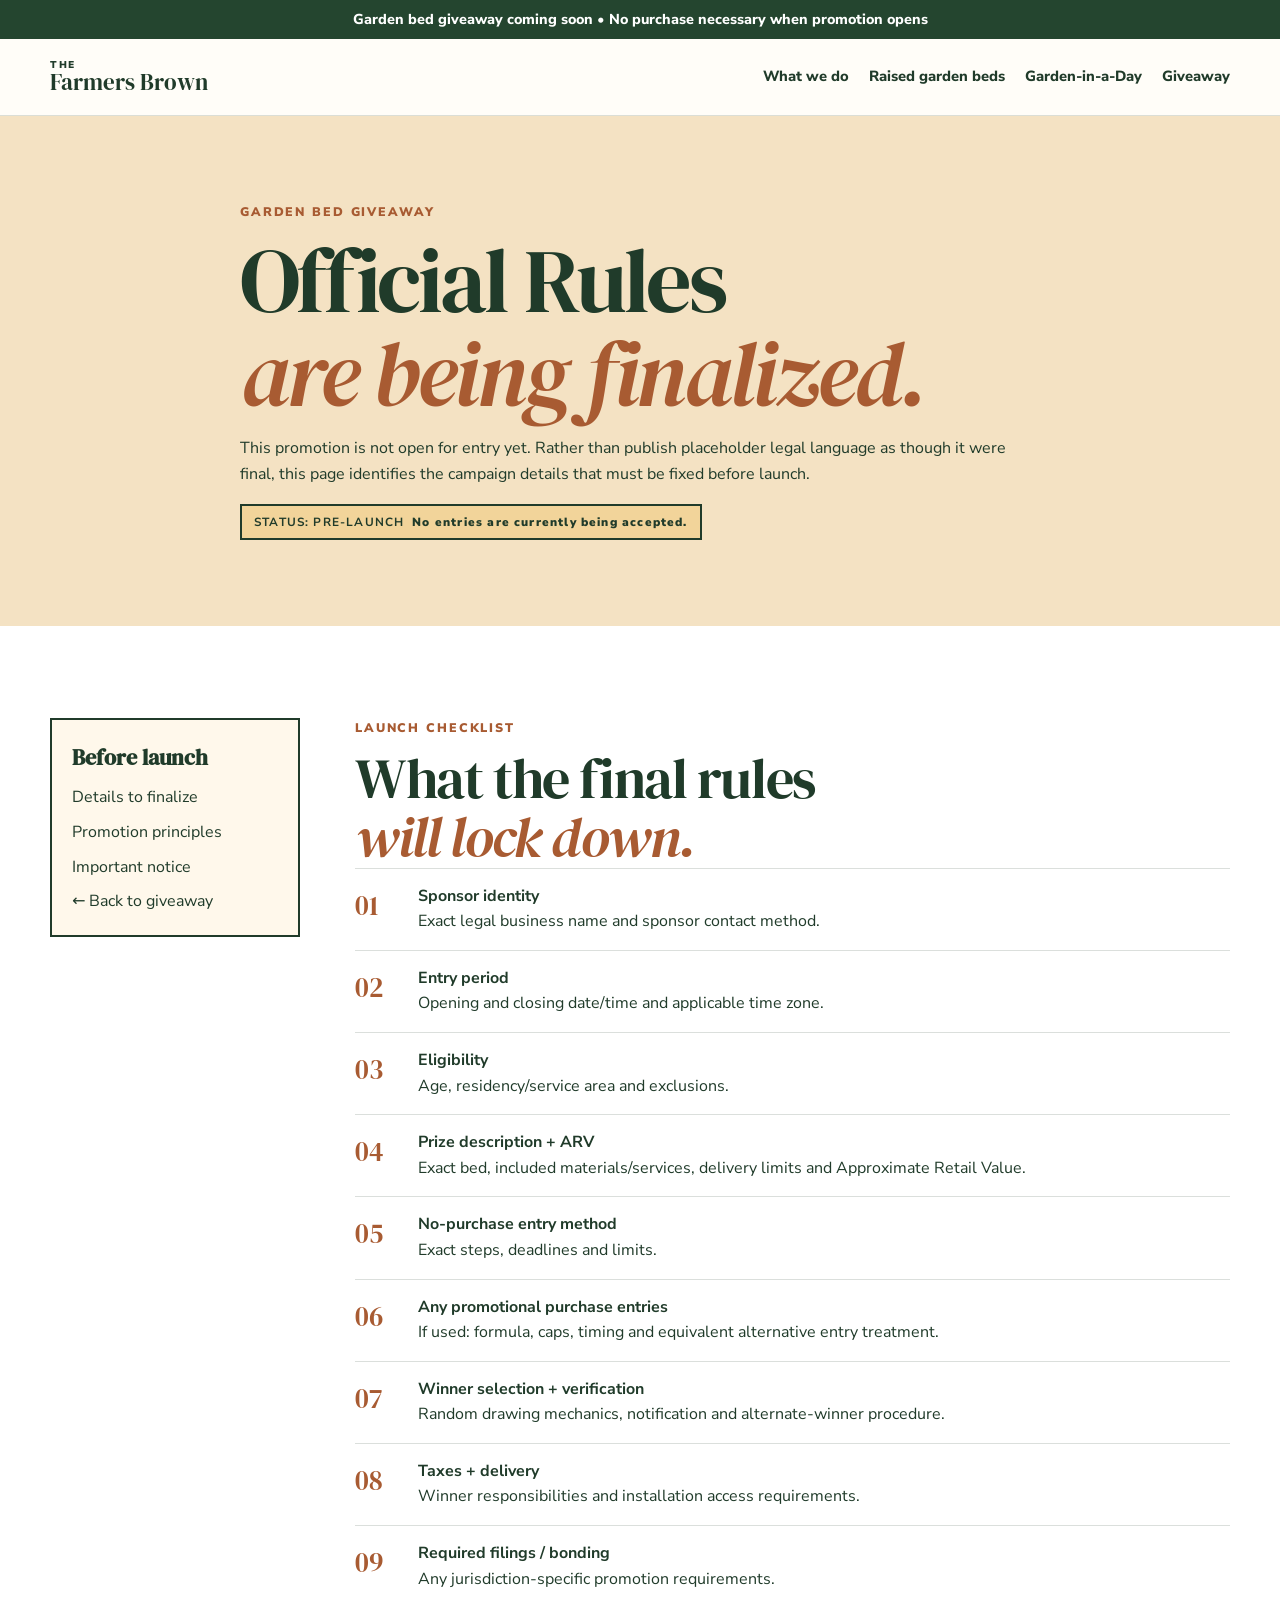
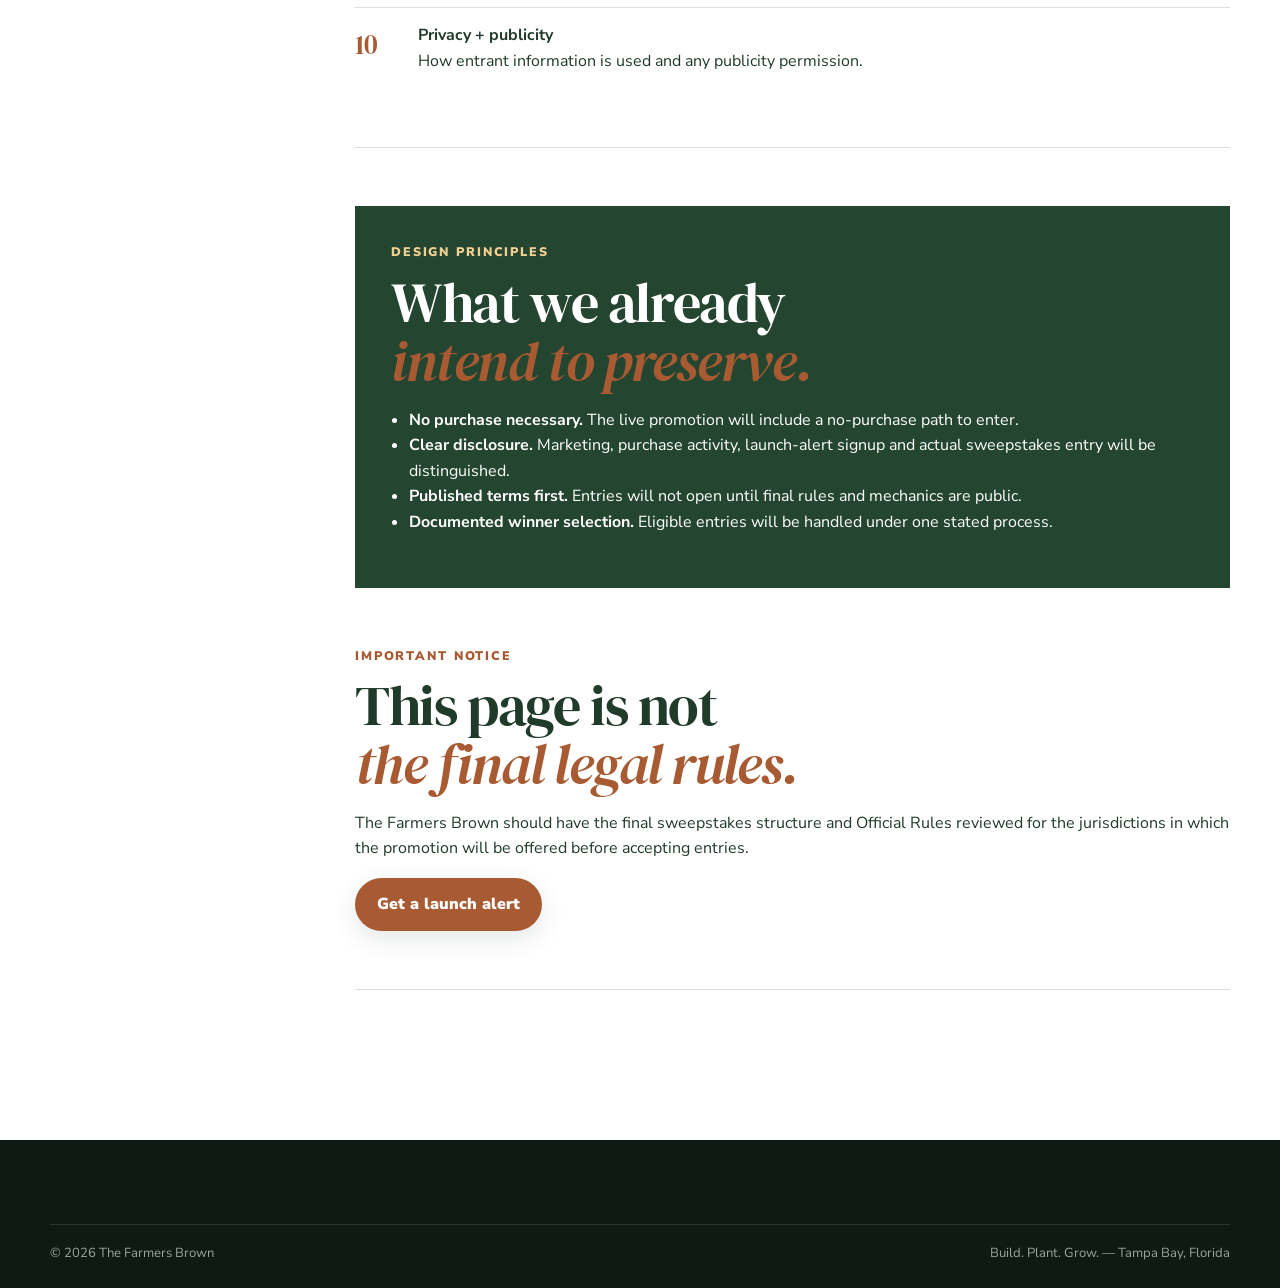
<file: official-rules.html>
<!doctype html><html lang="en"><head><meta charset="utf-8"><meta name="viewport" content="width=device-width,initial-scale=1"><title>Giveaway Rules | The Farmers Brown</title><meta name="description" content="Pre-launch rules status for The Farmers Brown Tampa Bay garden bed giveaway."><link rel="canonical" href="https://thefarmersbrown.com/official-rules.html"><meta name="theme-color" content="#24452f"><link rel="icon" href="assets/favicon.svg"><link rel="preconnect" href="https://fonts.googleapis.com"><link rel="preconnect" href="https://fonts.gstatic.com" crossorigin><link href="https://fonts.googleapis.com/css2?family=Caveat:wght@600;700&family=DM+Serif+Display:ital@0;1&family=Nunito+Sans:wght@400;600;700;800;900&display=swap" rel="stylesheet"><link rel="stylesheet" href="styles.css"></head><body><div class="announcement"><span>Garden bed giveaway coming soon</span> • <span>No purchase necessary when promotion opens</span></div><header class="site-header"><div class="wrap nav-wrap"><a class="brand" href="index.html"><span class="brand-text"><small>The</small><strong>Farmers Brown</strong></span></a><nav class="site-nav"><a href="index.html#services">What we do</a><a href="raised-garden-beds-tampa.html">Raised garden beds</a><a href="index.html#garden-in-a-day">Garden-in-a-Day</a><a href="giveaway.html">Giveaway</a></nav></div></header><main><section class="rules-hero"><div class="wrap rules-hero-inner"><p class="eyebrow">Garden Bed Giveaway</p><h1>Official Rules<br><em>are being finalized.</em></h1><p>This promotion is not open for entry yet. Rather than publish placeholder legal language as though it were final, this page identifies the campaign details that must be fixed before launch.</p><div class="rules-status"><strong>STATUS: PRE-LAUNCH</strong><span>No entries are currently being accepted.</span></div></div></section><section class="section rules-section"><div class="wrap rules-layout"><aside class="rules-sidebar"><strong>Before launch</strong><a href="#finalize">Details to finalize</a><a href="#principles">Promotion principles</a><a href="#notice">Important notice</a><a href="giveaway.html">← Back to giveaway</a></aside><div class="rules-content"><section id="finalize" class="rules-block"><p class="eyebrow">Launch checklist</p><h2>What the final rules<br><em>will lock down.</em></h2><div class="rules-checklist"><div><span>01</span><p><strong>Sponsor identity</strong>Exact legal business name and sponsor contact method.</p></div><div><span>02</span><p><strong>Entry period</strong>Opening and closing date/time and applicable time zone.</p></div><div><span>03</span><p><strong>Eligibility</strong>Age, residency/service area and exclusions.</p></div><div><span>04</span><p><strong>Prize description + ARV</strong>Exact bed, included materials/services, delivery limits and Approximate Retail Value.</p></div><div><span>05</span><p><strong>No-purchase entry method</strong>Exact steps, deadlines and limits.</p></div><div><span>06</span><p><strong>Any promotional purchase entries</strong>If used: formula, caps, timing and equivalent alternative entry treatment.</p></div><div><span>07</span><p><strong>Winner selection + verification</strong>Random drawing mechanics, notification and alternate-winner procedure.</p></div><div><span>08</span><p><strong>Taxes + delivery</strong>Winner responsibilities and installation access requirements.</p></div><div><span>09</span><p><strong>Required filings / bonding</strong>Any jurisdiction-specific promotion requirements.</p></div><div><span>10</span><p><strong>Privacy + publicity</strong>How entrant information is used and any publicity permission.</p></div></div></section><section id="principles" class="rules-block rules-block-dark"><p class="eyebrow light">Design principles</p><h2>What we already<br><em>intend to preserve.</em></h2><ul class="principle-list"><li><strong>No purchase necessary.</strong> The live promotion will include a no-purchase path to enter.</li><li><strong>Clear disclosure.</strong> Marketing, purchase activity, launch-alert signup and actual sweepstakes entry will be distinguished.</li><li><strong>Published terms first.</strong> Entries will not open until final rules and mechanics are public.</li><li><strong>Documented winner selection.</strong> Eligible entries will be handled under one stated process.</li></ul></section><section id="notice" class="rules-block"><p class="eyebrow">Important notice</p><h2>This page is not<br><em>the final legal rules.</em></h2><p>The Farmers Brown should have the final sweepstakes structure and Official Rules reviewed for the jurisdictions in which the promotion will be offered before accepting entries.</p><a class="button button-rust" href="giveaway.html#launch-alert">Get a launch alert</a></section></div></div></section></main><footer class="site-footer"><div class="wrap footer-bottom"><span>© <span id="year"></span> The Farmers Brown</span><span>Build. Plant. Grow. — Tampa Bay, Florida</span></div></footer><script src="script.js"></script></body></html>
</file>
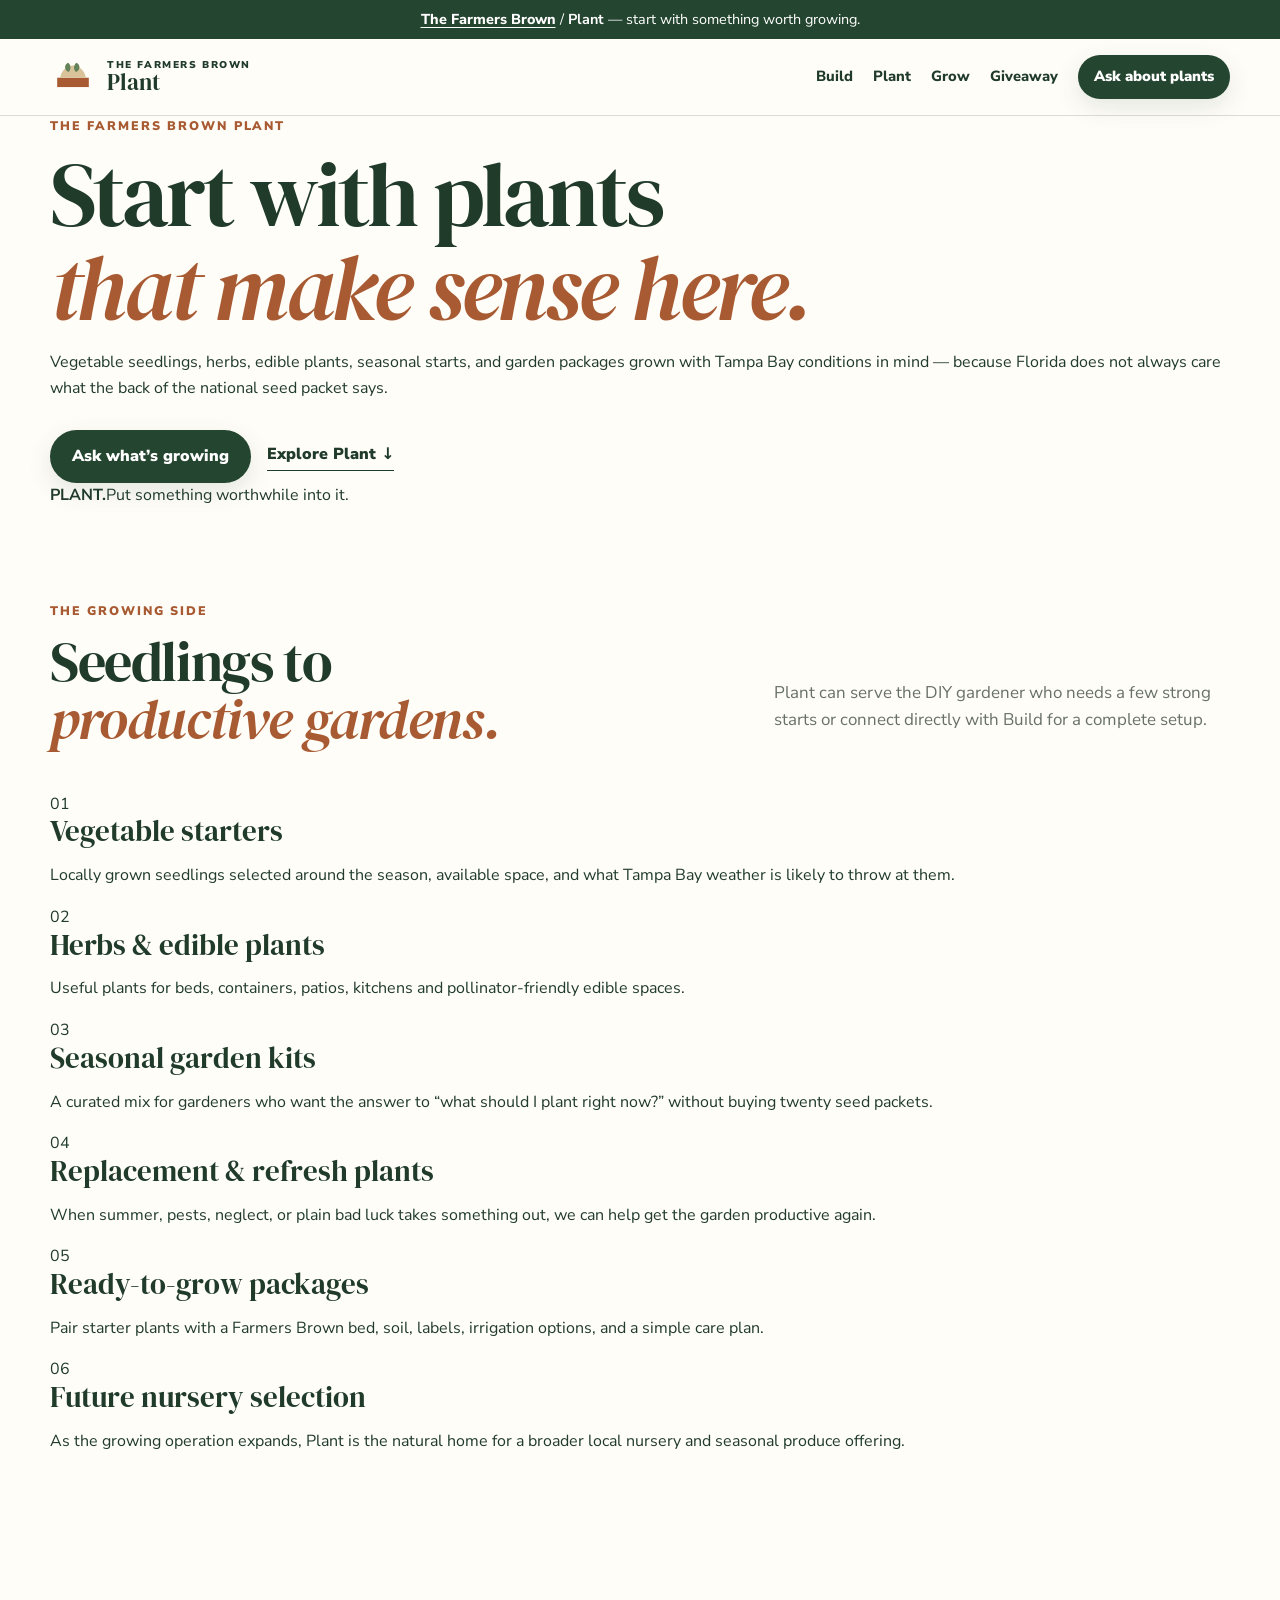
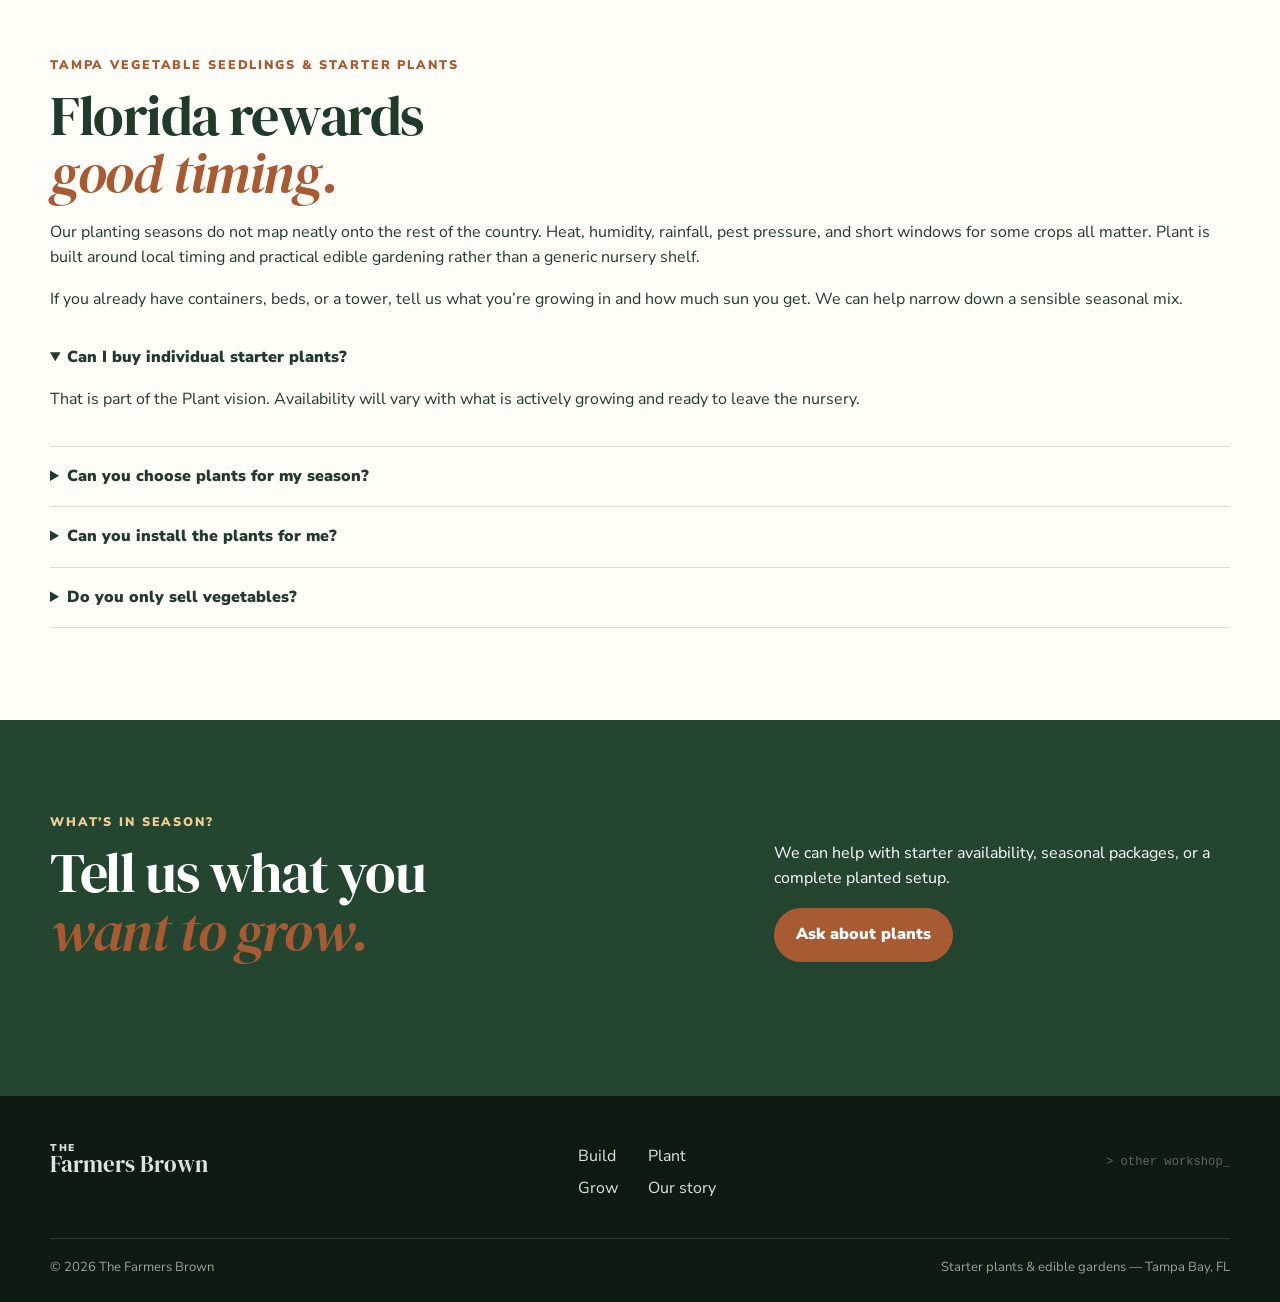
<file: plant.html>
<!doctype html><html lang="en"><head><meta charset="utf-8"><meta name="viewport" content="width=device-width,initial-scale=1"><title>Starter Plants & Seedlings Tampa | Farmers Brown Plant</title><meta name="description" content="Locally grown vegetable seedlings, herbs, starter plants and seasonal edible garden kits for Tampa Bay gardeners from The Farmers Brown Plant."><link rel="canonical" href="https://thefarmersbrown.com/plant.html"><meta name="theme-color" content="#24452f"><meta property="og:title" content="The Farmers Brown Plant | Tampa Bay Starter Plants & Edible Gardens"><meta property="og:description" content="Healthy starters, herbs, vegetables and seasonal garden packages chosen for Florida growing."><meta property="og:type" content="website"><meta property="og:url" content="https://thefarmersbrown.com/plant.html"><meta name="twitter:card" content="summary"><link rel="icon" href="assets/favicon.svg"><link rel="preconnect" href="https://fonts.googleapis.com"><link rel="preconnect" href="https://fonts.gstatic.com" crossorigin><link href="https://fonts.googleapis.com/css2?family=Caveat:wght@600;700&family=DM+Serif+Display:ital@0;1&family=Nunito+Sans:wght@400;600;700;800;900&display=swap" rel="stylesheet"><link rel="stylesheet" href="styles.css"><script type="application/ld+json">{"@context":"https://schema.org","@type":"Service","name":"The Farmers Brown Plant","serviceType":"Locally grown starter plants, vegetable seedlings, herbs, edible plants and seasonal garden kits","provider":{"@type":"LocalBusiness","name":"The Farmers Brown","url":"https://thefarmersbrown.com/"},"areaServed":{"@type":"AdministrativeArea","name":"Tampa Bay, Florida"},"url":"https://thefarmersbrown.com/plant.html"}</script></head><body><a class="skip-link" href="#main">Skip to content</a><div class="announcement"><a href="index.html">The Farmers Brown</a> / <strong>Plant</strong> — start with something worth growing.</div>
<header class="site-header"><div class="wrap nav-wrap"><a class="brand" href="index.html"><svg class="brand-mark" viewBox="0 0 64 64"><path d="M10 33h44v13H10z" fill="#a85b32"/><path d="M14 33c2-10 9-17 18-17s16 7 18 17" fill="#d8c39b"/><path d="M24 24c-5-4-3-10 1-12 4 3 5 8 1 13M38 24c5-4 3-10-1-12-4 3-5 8-1 13" fill="#638257"/></svg><span class="brand-text"><small>The Farmers Brown</small><strong>Plant</strong></span></a><button class="nav-toggle" aria-expanded="false" aria-controls="site-nav"><span></span><span></span><span></span><span class="sr-only">Open menu</span></button><nav class="site-nav" id="site-nav"><a href="build.html">Build</a><a href="plant.html" aria-current="page">Plant</a><a href="grow.html">Grow</a><a href="giveaway.html">Giveaway</a><a class="button button-small" href="index.html#quote">Ask about plants</a></nav></div></header>
<main id="main"><section class="page-hero plant"><div class="wrap page-hero-grid"><div><p class="eyebrow">The Farmers Brown Plant</p><h1>Start with plants<br><em>that make sense here.</em></h1><p class="lead">Vegetable seedlings, herbs, edible plants, seasonal starts, and garden packages grown with Tampa Bay conditions in mind — because Florida does not always care what the back of the national seed packet says.</p><div class="hero-actions"><a class="button" href="index.html#quote">Ask what’s growing</a><a class="text-link" href="#services">Explore Plant ↓</a></div></div><div class="page-badge"><div><strong>PLANT.</strong><span>Put something worthwhile into it.</span></div></div></div></section>
<section class="section" id="services"><div class="wrap"><div class="section-heading"><div><p class="eyebrow">The growing side</p><h2>Seedlings to<br><em>productive gardens.</em></h2></div><p>Plant can serve the DIY gardener who needs a few strong starts or connect directly with Build for a complete setup.</p></div><div class="service-list"><div class="service-box"><span class="num">01</span><h3>Vegetable starters</h3><p>Locally grown seedlings selected around the season, available space, and what Tampa Bay weather is likely to throw at them.</p></div><div class="service-box"><span class="num">02</span><h3>Herbs & edible plants</h3><p>Useful plants for beds, containers, patios, kitchens and pollinator-friendly edible spaces.</p></div><div class="service-box"><span class="num">03</span><h3>Seasonal garden kits</h3><p>A curated mix for gardeners who want the answer to “what should I plant right now?” without buying twenty seed packets.</p></div><div class="service-box"><span class="num">04</span><h3>Replacement & refresh plants</h3><p>When summer, pests, neglect, or plain bad luck takes something out, we can help get the garden productive again.</p></div><div class="service-box"><span class="num">05</span><h3>Ready-to-grow packages</h3><p>Pair starter plants with a Farmers Brown bed, soil, labels, irrigation options, and a simple care plan.</p></div><div class="service-box"><span class="num">06</span><h3>Future nursery selection</h3><p>As the growing operation expands, Plant is the natural home for a broader local nursery and seasonal produce offering.</p></div></div></div></section>
<section class="section seo-copy"><div class="wrap seo-copy-grid"><div><p class="eyebrow">Tampa vegetable seedlings & starter plants</p><h2>Florida rewards<br><em>good timing.</em></h2><p>Our planting seasons do not map neatly onto the rest of the country. Heat, humidity, rainfall, pest pressure, and short windows for some crops all matter. Plant is built around local timing and practical edible gardening rather than a generic nursery shelf.</p><p>If you already have containers, beds, or a tower, tell us what you’re growing in and how much sun you get. We can help narrow down a sensible seasonal mix.</p></div><div class="faq-list"><details open><summary>Can I buy individual starter plants?</summary><p>That is part of the Plant vision. Availability will vary with what is actively growing and ready to leave the nursery.</p></details><details><summary>Can you choose plants for my season?</summary><p>Yes. Seasonal recommendations are a core part of how Plant and Grow connect.</p></details><details><summary>Can you install the plants for me?</summary><p>Yes. For a more complete setup, ask about ready-to-grow beds or Garden-in-a-Day.</p></details><details><summary>Do you only sell vegetables?</summary><p>The focus is edible and useful gardening — vegetables, herbs and complementary plants — with the exact selection expanding over time.</p></details></div></div></section>
<section class="section quote-section"><div class="wrap section-heading"><div><p class="eyebrow light">What’s in season?</p><h2>Tell us what you<br><em>want to grow.</em></h2></div><div><p>We can help with starter availability, seasonal packages, or a complete planted setup.</p><a class="button button-rust" href="index.html#quote">Ask about plants</a></div></div></section></main><footer class="site-footer"><div class="wrap footer-grid"><a class="brand" href="index.html"><span class="brand-text"><small>The</small><strong>Farmers Brown</strong></span></a><div class="footer-links"><a href="build.html">Build</a><a href="plant.html">Plant</a><a href="grow.html">Grow</a><a href="index.html#about">Our story</a></div><div class="footer-secret"><a href="branch-and-byte.html">&gt; other workshop_</a></div></div><div class="wrap footer-bottom"><span>© <span id="year"></span> The Farmers Brown</span><span>Starter plants & edible gardens — Tampa Bay, FL</span></div></footer><script src="script.js"></script></body></html>
</file>
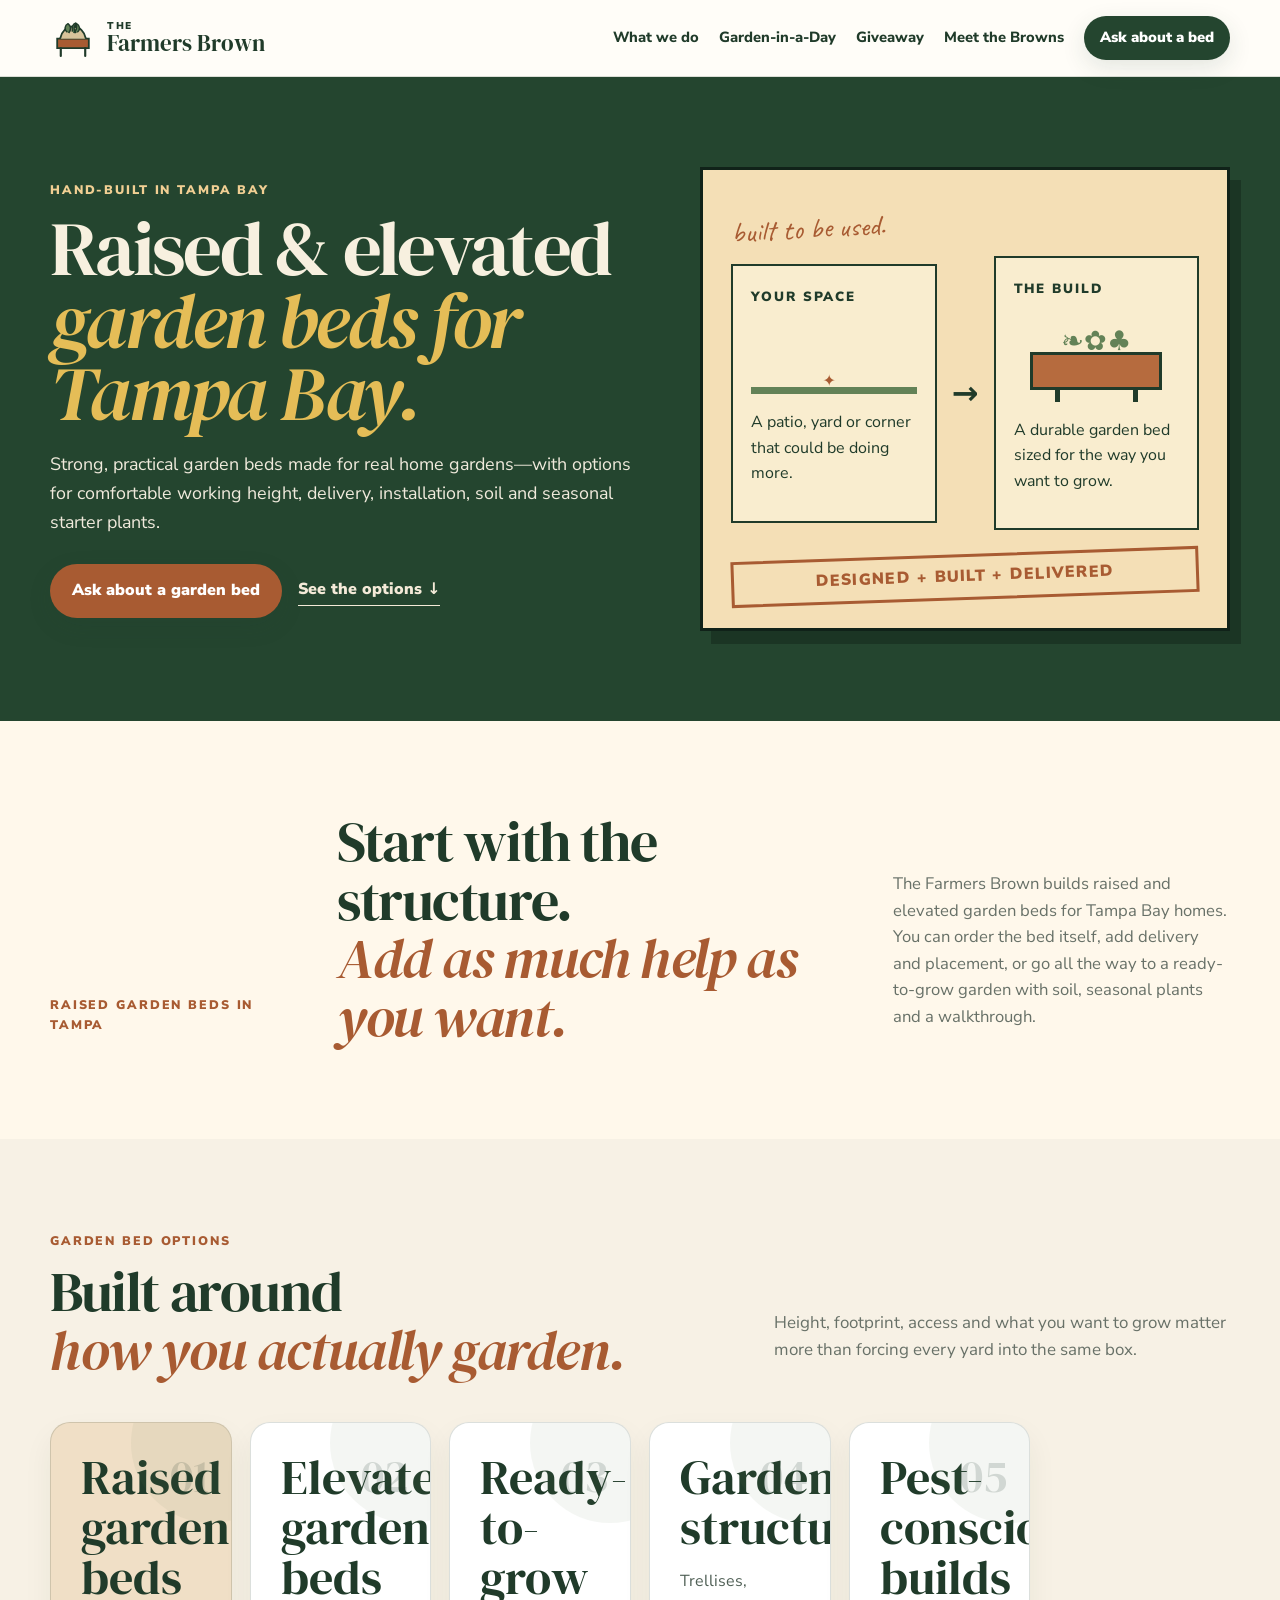
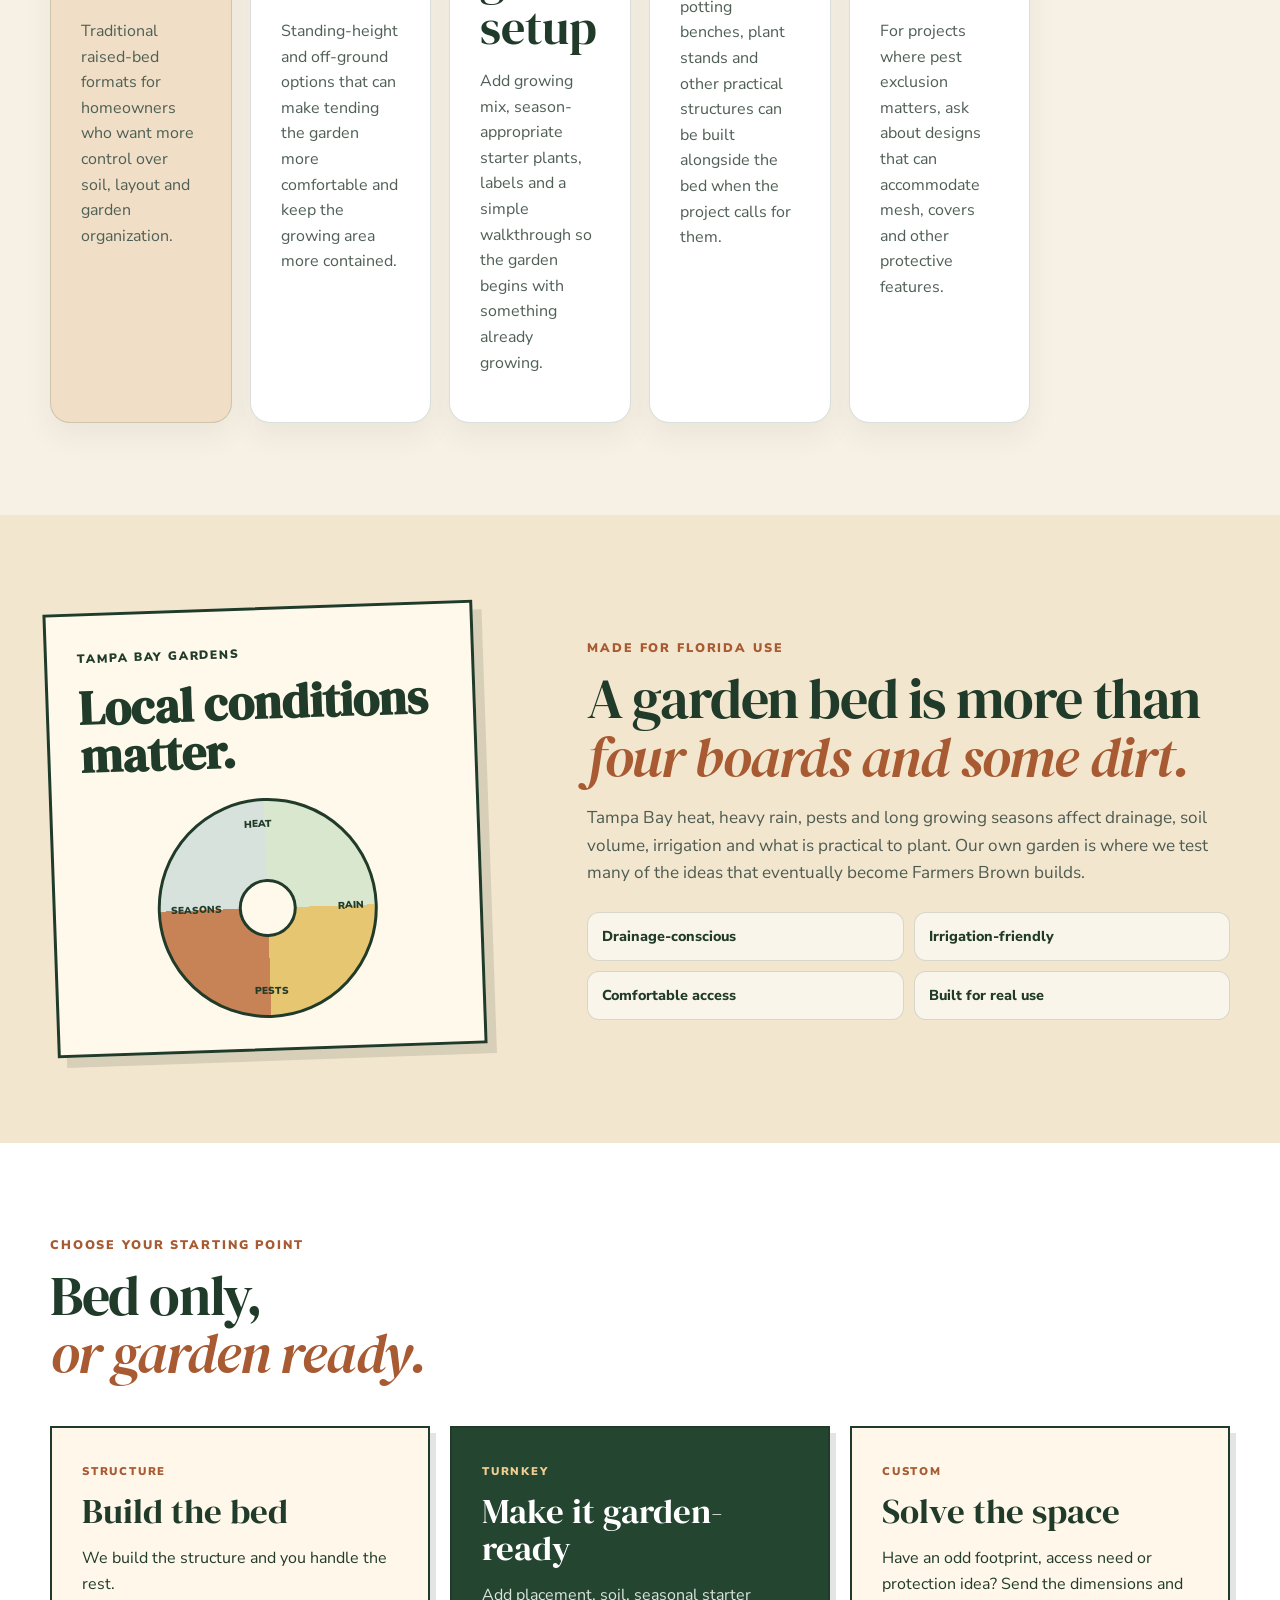
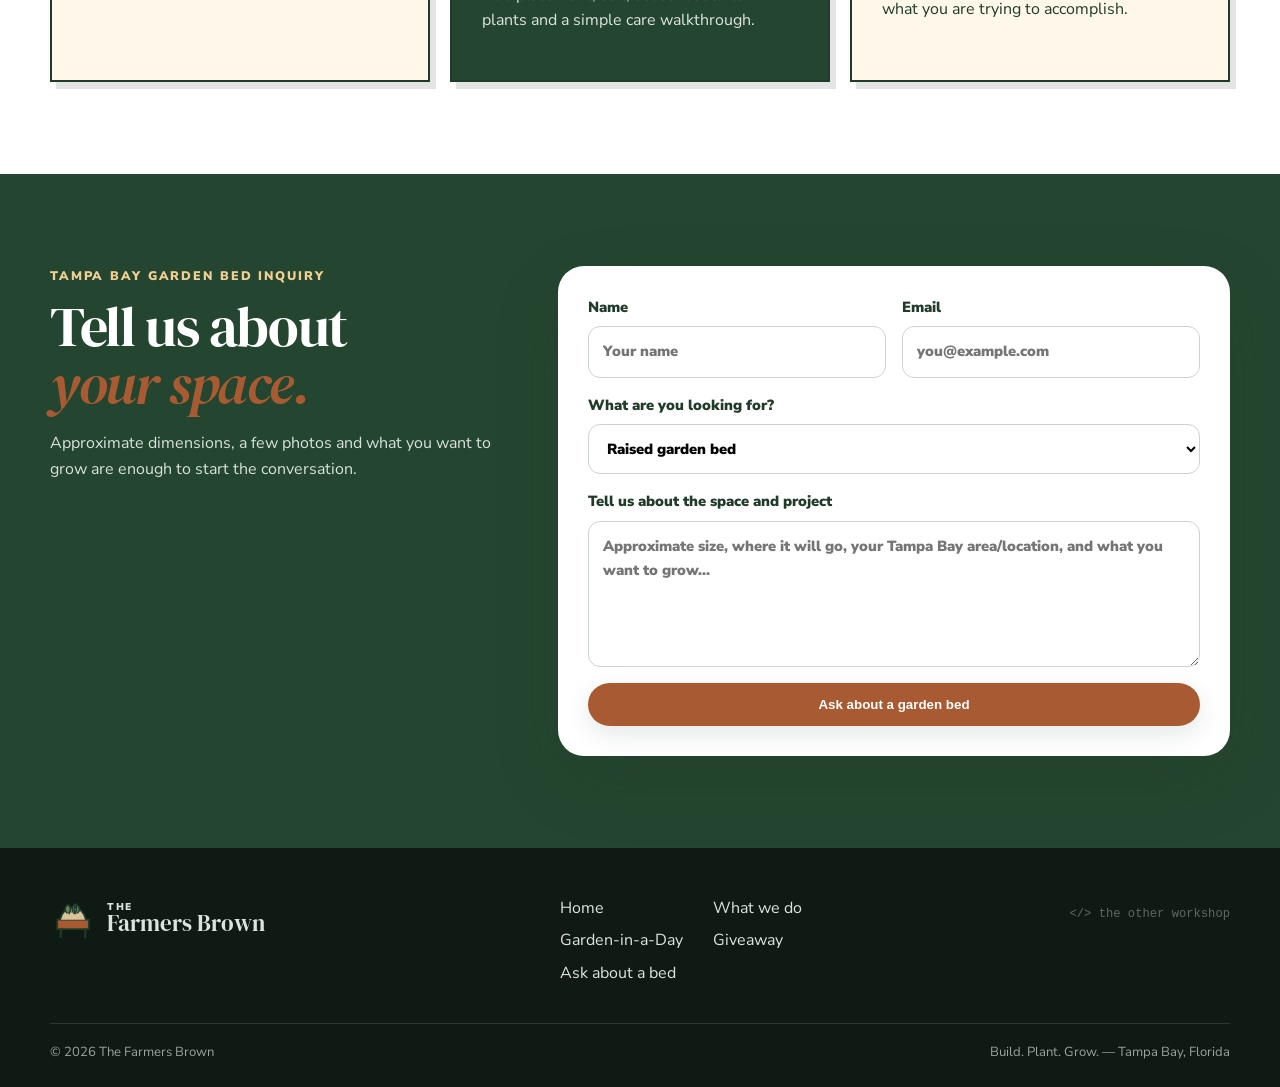
<file: raised-garden-beds-tampa.html>
<!doctype html><html lang="en"><head><meta charset="utf-8"/><meta name="viewport" content="width=device-width,initial-scale=1"/><title>Raised Garden Beds Tampa Bay | The Farmers Brown</title><meta name="description" content="Custom raised and elevated garden beds for Tampa Bay homes, with delivery, installation and ready-to-grow options from The Farmers Brown."/><meta name="theme-color" content="#24452f"/><meta name="robots" content="index,follow"/><link rel="canonical" href="https://thefarmersbrown.com/raised-garden-beds-tampa.html"/><meta property="og:title" content="Raised Garden Beds Tampa Bay | The Farmers Brown"/><meta property="og:description" content="Hand-built raised and elevated garden beds with delivery, installation and ready-to-grow options around Tampa Bay."/><meta property="og:type" content="website"/><meta property="og:url" content="https://thefarmersbrown.com/raised-garden-beds-tampa.html"/><link rel="icon" href="assets/favicon.svg" type="image/svg+xml"/><link rel="preconnect" href="https://fonts.googleapis.com"/><link rel="preconnect" href="https://fonts.gstatic.com" crossorigin/><link href="https://fonts.googleapis.com/css2?family=Caveat:wght@600;700&family=DM+Serif+Display:ital@0;1&family=Nunito+Sans:wght@400;600;700;800;900&display=swap" rel="stylesheet"/><link rel="stylesheet" href="styles.css"/><script type="application/ld+json">{"@context":"https://schema.org","@graph":[{"@type":"Service","@id":"https://thefarmersbrown.com/raised-garden-beds-tampa.html#service","name":"Raised Garden Beds Tampa Bay","serviceType":"Custom raised and elevated garden bed construction and installation","url":"https://thefarmersbrown.com/raised-garden-beds-tampa.html","provider":{"@type":"LocalBusiness","@id":"https://thefarmersbrown.com/#business","name":"The Farmers Brown","url":"https://thefarmersbrown.com/"},"areaServed":[{"@type":"City","name":"Tampa"},{"@type":"AdministrativeArea","name":"Tampa Bay, Florida"}],"description":"Custom raised and elevated garden beds, useful garden structures and ready-to-grow installation for Tampa Bay homes."},{"@type":"FAQPage","mainEntity":[{"@type":"Question","name":"Do you build custom raised garden beds in Tampa Bay?","acceptedAnswer":{"@type":"Answer","text":"Yes. The Farmers Brown builds raised and elevated garden beds for Tampa Bay homes, with size, height, layout and garden-ready options depending on the project."}},{"@type":"Question","name":"Can you deliver and install a raised bed?","acceptedAnswer":{"@type":"Answer","text":"Delivery and installation can be included for projects within the current Farmers Brown service area. Use the project form with your location and approximate size for availability."}},{"@type":"Question","name":"Can the garden bed arrive filled and planted?","acceptedAnswer":{"@type":"Answer","text":"Yes. A ready-to-grow setup can include the structure, growing mix, season-appropriate starter plants, labels and a care walkthrough depending on the project."}}]}]}</script></head><body><a class="skip-link" href="#main">Skip to content</a><header class="site-header" id="top"><div class="wrap nav-wrap"><a class="brand" href="index.html" aria-label="The Farmers Brown home"><svg class="brand-mark" viewBox="0 0 64 64" aria-hidden="true"><path d="M10 33h44v13H10z" fill="#a85b32" stroke="currentColor" stroke-width="2.5"/><path d="M15 46v11M49 46v11" stroke="currentColor" stroke-width="3" stroke-linecap="round"/><path d="M14 33c2-10 9-17 18-17s16 7 18 17" fill="#d8c39b" stroke="currentColor" stroke-width="2.5"/><path d="M24 24c-5-4-3-10 1-12 4 3 5 8 1 13M38 24c5-4 3-10-1-12-4 3-5 8-1 13M31 23c-1-7 2-11 5-12 2 5 1 10-3 14" fill="#638257" stroke="currentColor" stroke-width="2" stroke-linejoin="round"/></svg><span class="brand-text"><small>The</small><strong>Farmers Brown</strong></span></a><button class="nav-toggle" type="button" aria-expanded="false" aria-controls="site-nav"><span></span><span></span><span></span><span class="sr-only">Open menu</span></button><nav id="site-nav" class="site-nav" aria-label="Primary navigation"><a href="index.html#services">What we do</a><a href="index.html#garden-in-a-day">Garden-in-a-Day</a><a href="giveaway.html">Giveaway</a><a href="index.html#about">Meet the Browns</a><a class="button button-small" href="#quote">Ask about a bed</a></nav></div></header><main id="main">
<section class="service-hero-farm"><div class="wrap garden-day-grid"><div class="garden-day-copy reveal"><p class="eyebrow light">Hand-built in Tampa Bay</p><h1>Raised & elevated<br><em>garden beds for Tampa Bay.</em></h1><p class="garden-day-lead">Strong, practical garden beds made for real home gardens—with options for comfortable working height, delivery, installation, soil and seasonal starter plants.</p><div class="hero-actions"><a class="button button-rust" href="#quote">Ask about a garden bed</a><a class="text-link text-link-light" href="#options">See the options ↓</a></div></div><div class="garden-day-poster reveal"><span class="scribble">built to be used.</span><div class="before-after"><div class="before"><small>YOUR SPACE</small><div class="yard-line"></div><p>A patio, yard or corner that could be doing more.</p></div><div class="arrow" aria-hidden="true">→</div><div class="after"><small>THE BUILD</small><div class="tiny-garden"><span>❧</span><span>✿</span><span>♣</span><i></i><b></b></div><p>A durable garden bed sized for the way you want to grow.</p></div></div><div class="stamp">DESIGNED + BUILT + DELIVERED</div></div></div></section>
<section class="section intro-section"><div class="wrap intro-grid reveal"><p class="eyebrow">Raised garden beds in Tampa</p><h2>Start with the structure.<br><em>Add as much help as you want.</em></h2><p>The Farmers Brown builds raised and elevated garden beds for Tampa Bay homes. You can order the bed itself, add delivery and placement, or go all the way to a ready-to-grow garden with soil, seasonal plants and a walkthrough.</p></div></section>
<section class="section services-section" id="options"><div class="wrap"><div class="section-heading reveal"><div><p class="eyebrow">Garden bed options</p><h2>Built around<br><em>how you actually garden.</em></h2></div><p>Height, footprint, access and what you want to grow matter more than forcing every yard into the same box.</p></div><div class="service-grid"><article class="service-card service-featured reveal"><span class="service-number">01</span><h3>Raised garden beds</h3><p>Traditional raised-bed formats for homeowners who want more control over soil, layout and garden organization.</p></article><article class="service-card reveal"><span class="service-number">02</span><h3>Elevated garden beds</h3><p>Standing-height and off-ground options that can make tending the garden more comfortable and keep the growing area more contained.</p></article><article class="service-card reveal"><span class="service-number">03</span><h3>Ready-to-grow setup</h3><p>Add growing mix, season-appropriate starter plants, labels and a simple walkthrough so the garden begins with something already growing.</p></article><article class="service-card reveal"><span class="service-number">04</span><h3>Garden structures</h3><p>Trellises, potting benches, plant stands and other practical structures can be built alongside the bed when the project calls for them.</p></article><article class="service-card reveal"><span class="service-number">05</span><h3>Pest-conscious builds</h3><p>For projects where pest exclusion matters, ask about designs that can accommodate mesh, covers and other protective features.</p></article></div></div></section>
<section class="section florida-section"><div class="wrap florida-grid"><div class="florida-art reveal"><div class="calendar-card"><span>TAMPA BAY GARDENS</span><strong>Local conditions matter.</strong><div class="season-dial"><i>HEAT</i><i>RAIN</i><i>PESTS</i><i>SEASONS</i><b></b></div></div></div><div class="florida-copy reveal"><p class="eyebrow">Made for Florida use</p><h2>A garden bed is more than<br><em>four boards and some dirt.</em></h2><p>Tampa Bay heat, heavy rain, pests and long growing seasons affect drainage, soil volume, irrigation and what is practical to plant. Our own garden is where we test many of the ideas that eventually become Farmers Brown builds.</p><div class="mini-benefits"><span>Drainage-conscious</span><span>Irrigation-friendly</span><span>Comfortable access</span><span>Built for real use</span></div></div></div></section>
<section class="section path-section"><div class="wrap"><div class="section-heading reveal"><div><p class="eyebrow">Choose your starting point</p><h2>Bed only,<br><em>or garden ready.</em></h2></div></div><div class="path-grid"><article class="path-card reveal"><span>STRUCTURE</span><h3>Build the bed</h3><p>We build the structure and you handle the rest.</p></article><article class="path-card path-card-dark reveal"><span>TURNKEY</span><h3>Make it garden-ready</h3><p>Add placement, soil, seasonal starter plants and a simple care walkthrough.</p></article><article class="path-card reveal"><span>CUSTOM</span><h3>Solve the space</h3><p>Have an odd footprint, access need or protection idea? Send the dimensions and what you are trying to accomplish.</p></article></div></div></section>
<section class="section quote-section" id="quote"><div class="wrap quote-grid"><div class="quote-intro reveal"><p class="eyebrow light">Tampa Bay garden bed inquiry</p><h2>Tell us about<br><em>your space.</em></h2><p>Approximate dimensions, a few photos and what you want to grow are enough to start the conversation.</p></div><form class="quote-form reveal" action="https://formspree.io/f/xwleegod" method="POST"><input type="text" name="_gotcha" class="form-honeypot" tabindex="-1" autocomplete="off" aria-hidden="true"/><input type="hidden" name="_subject" value="New Farmers Brown raised bed inquiry"/><input type="hidden" name="inquiry_type" value="Raised garden bed inquiry"/><div class="form-row"><label>Name<input required name="name" autocomplete="name" placeholder="Your name"/></label><label>Email<input required type="email" name="email" autocomplete="email" placeholder="you@example.com"/></label></div><label>What are you looking for?<select name="project"><option>Raised garden bed</option><option>Elevated garden bed</option><option>Ready-to-grow installed garden</option><option>Pest-protected garden bed</option><option>Other garden structure</option><option>Not sure — I need a recommendation</option></select></label><label>Tell us about the space and project<textarea required name="details" rows="5" placeholder="Approximate size, where it will go, your Tampa Bay area/location, and what you want to grow..."></textarea></label><button class="button button-rust" type="submit">Ask about a garden bed</button></form></div></section></main><footer class="site-footer"><div class="wrap footer-grid"><a class="brand" href="index.html" aria-label="The Farmers Brown home"><svg class="brand-mark" viewBox="0 0 64 64" aria-hidden="true"><path d="M10 33h44v13H10z" fill="#a85b32" stroke="currentColor" stroke-width="2.5"/><path d="M15 46v11M49 46v11" stroke="currentColor" stroke-width="3" stroke-linecap="round"/><path d="M14 33c2-10 9-17 18-17s16 7 18 17" fill="#d8c39b" stroke="currentColor" stroke-width="2.5"/><path d="M24 24c-5-4-3-10 1-12 4 3 5 8 1 13M38 24c5-4 3-10-1-12-4 3-5 8-1 13M31 23c-1-7 2-11 5-12 2 5 1 10-3 14" fill="#638257" stroke="currentColor" stroke-width="2" stroke-linejoin="round"/></svg><span class="brand-text"><small>The</small><strong>Farmers Brown</strong></span></a><div class="footer-links"><a href="index.html">Home</a><a href="index.html#services">What we do</a><a href="index.html#garden-in-a-day">Garden-in-a-Day</a><a href="giveaway.html">Giveaway</a><a href="#quote">Ask about a bed</a></div><div class="footer-secret"><a href="https://branchandbyte.com/">&lt;/&gt; the other workshop</a></div></div><div class="wrap footer-bottom"><span>© <span id="year"></span> The Farmers Brown</span><span>Build. Plant. Grow. — Tampa Bay, Florida</span></div></footer><script src="script.js"></script></body></html>
</file>
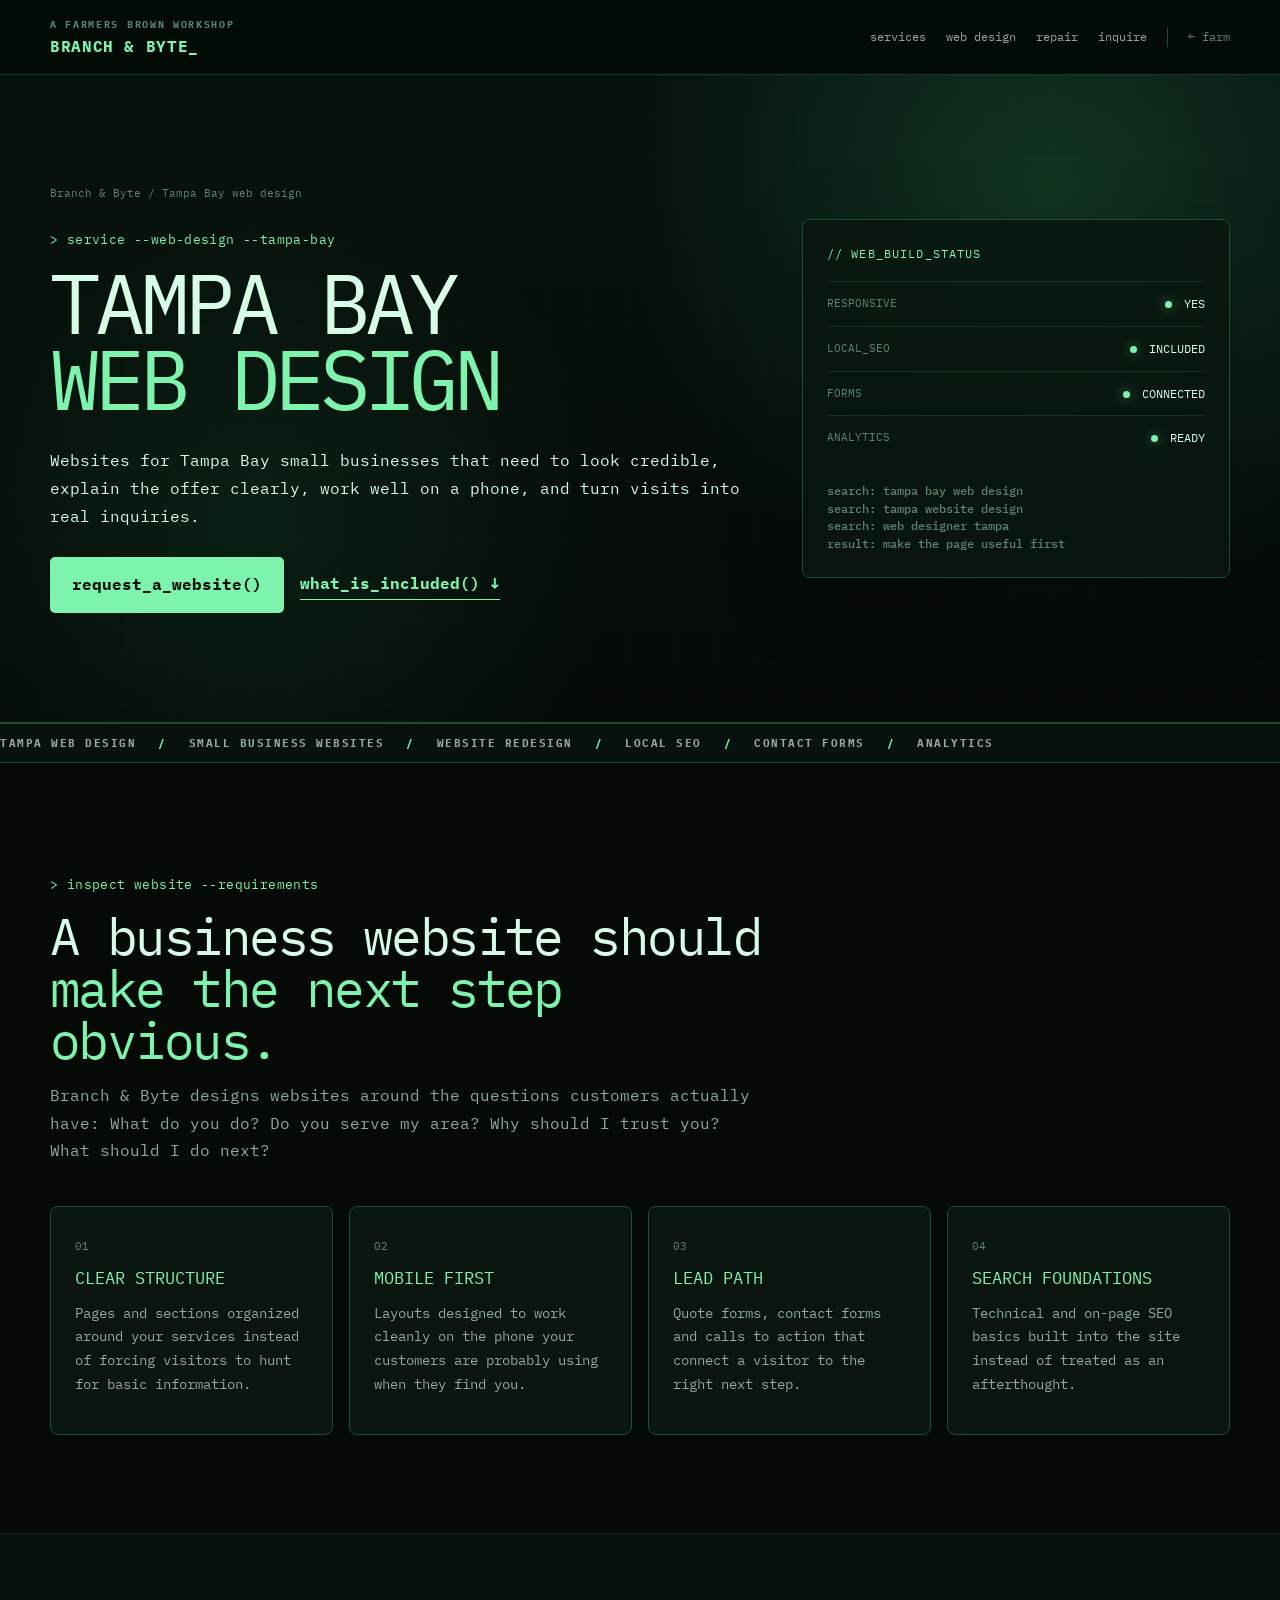
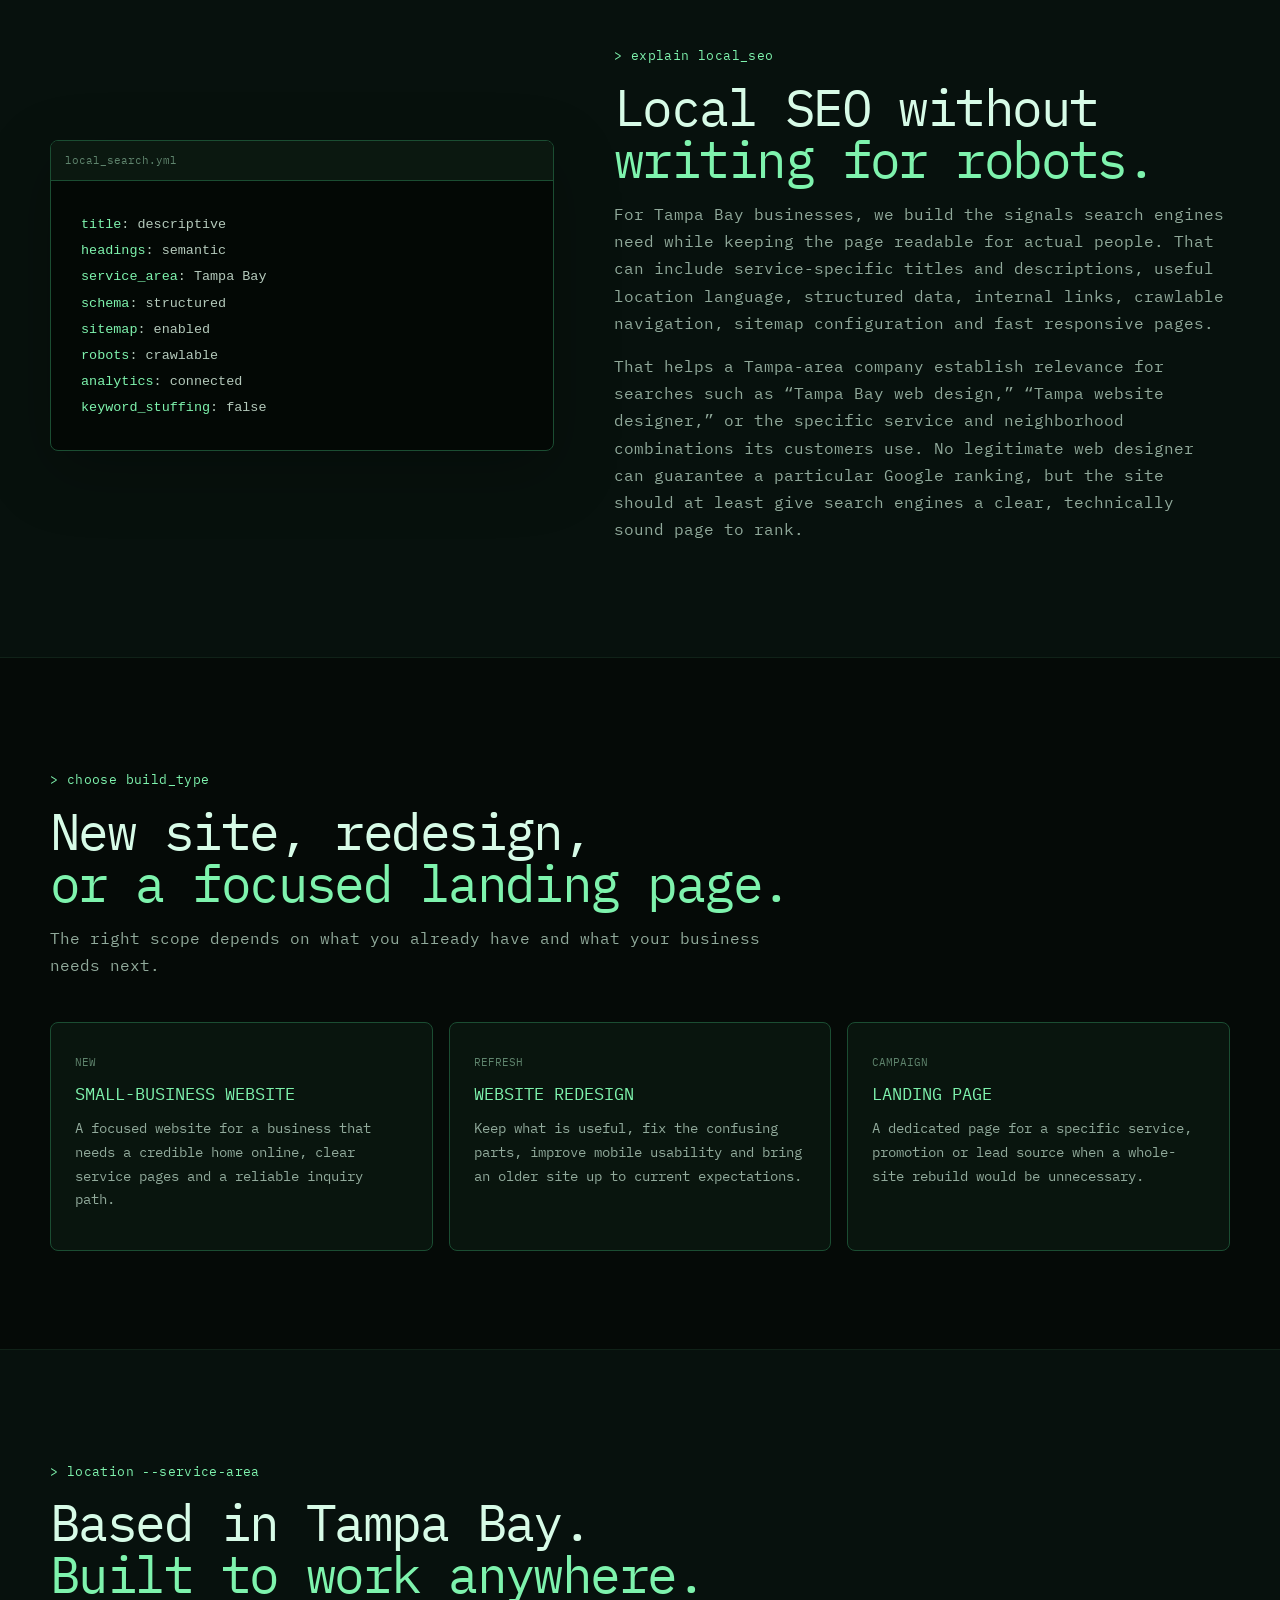
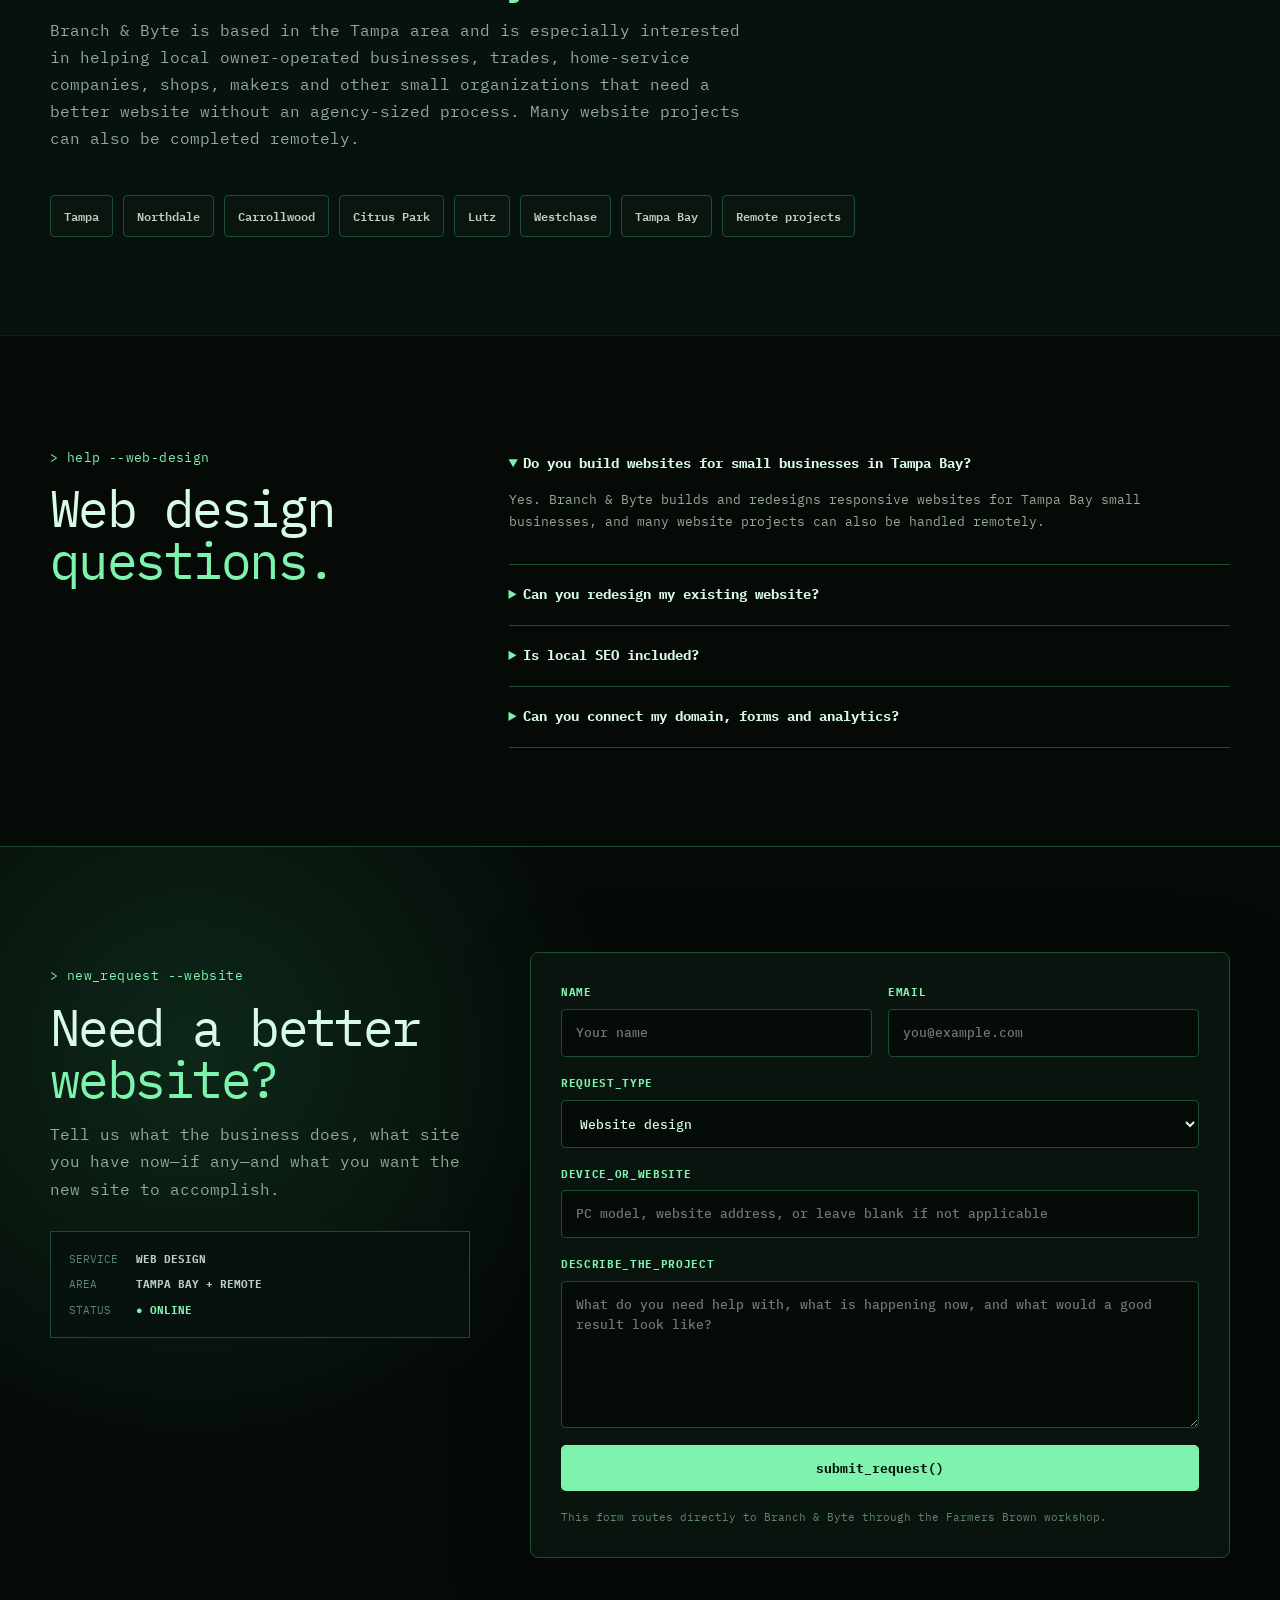
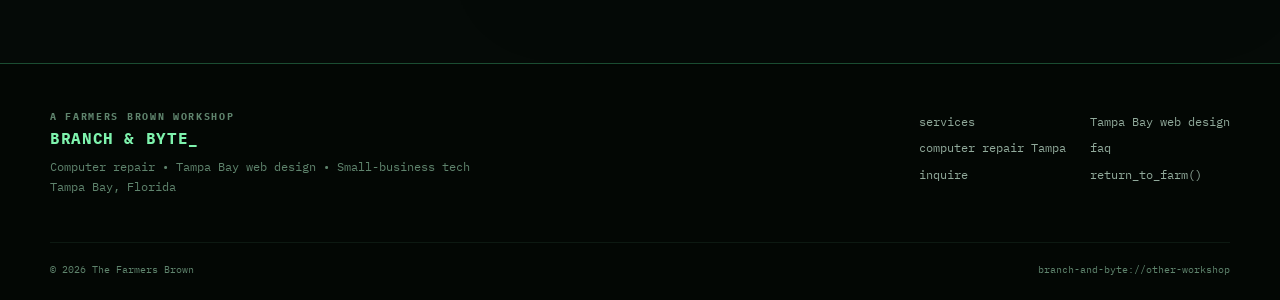
<file: tampa-bay-web-design.html>
<!doctype html>
<html lang="en"><head>
<meta charset="utf-8"/><meta name="viewport" content="width=device-width,initial-scale=1"/>
<title>Tampa Bay Web Design for Small Businesses | Branch & Byte</title>
<meta name="description" content="Tampa Bay web design for small businesses: responsive websites, redesigns, forms, analytics and local SEO foundations from Branch & Byte."/>
<meta name="theme-color" content="#07110d"/><meta name="robots" content="index,follow"/>
<link rel="canonical" href="https://thefarmersbrown.com/tampa-bay-web-design.html"/>
<meta property="og:title" content="Tampa Bay Web Design for Small Businesses | Branch & Byte"/><meta property="og:description" content="Fast, clear, mobile-friendly websites and redesigns for Tampa Bay small businesses."/><meta property="og:type" content="website"/><meta property="og:url" content="https://thefarmersbrown.com/tampa-bay-web-design.html"/>
<link rel="icon" href="assets/favicon.svg" type="image/svg+xml"/><link rel="preconnect" href="https://fonts.googleapis.com"/><link rel="preconnect" href="https://fonts.gstatic.com" crossorigin/><link href="https://fonts.googleapis.com/css2?family=IBM+Plex+Mono:wght@400;500;600;700&family=DM+Serif+Display&family=Nunito+Sans:wght@400;700;900&display=swap" rel="stylesheet"/><link rel="stylesheet" href="styles.css"/>
<script type="application/ld+json">{"@context":"https://schema.org","@graph":[{"@type":"Service","@id":"https://thefarmersbrown.com/tampa-bay-web-design.html#service","name":"Tampa Bay Web Design","serviceType":"Website design and website redesign","url":"https://thefarmersbrown.com/tampa-bay-web-design.html","provider":{"@type":"ProfessionalService","@id":"https://thefarmersbrown.com/branch-and-byte.html#business","name":"Branch & Byte","url":"https://thefarmersbrown.com/branch-and-byte.html"},"areaServed":[{"@type":"City","name":"Tampa"},{"@type":"AdministrativeArea","name":"Tampa Bay, Florida"}],"description":"Website design and redesign for Tampa Bay small businesses, including responsive layouts, contact and quote forms, analytics, technical setup and local SEO foundations."},{"@type":"BreadcrumbList","itemListElement":[{"@type":"ListItem","position":1,"name":"Branch & Byte","item":"https://thefarmersbrown.com/branch-and-byte.html"},{"@type":"ListItem","position":2,"name":"Tampa Bay Web Design","item":"https://thefarmersbrown.com/tampa-bay-web-design.html"}]},{"@type":"FAQPage","mainEntity":[{"@type":"Question","name":"Do you build websites for small businesses in Tampa Bay?","acceptedAnswer":{"@type":"Answer","text":"Yes. Branch & Byte builds and redesigns responsive websites for Tampa Bay small businesses and can also handle many website projects remotely."}},{"@type":"Question","name":"Can you redesign my existing business website?","acceptedAnswer":{"@type":"Answer","text":"Yes. Existing websites can be refreshed, restructured or rebuilt depending on the platform, current condition and business goals."}},{"@type":"Question","name":"Is local SEO included with a website?","acceptedAnswer":{"@type":"Answer","text":"Website projects can include local SEO foundations such as descriptive page titles and meta descriptions, semantic headings, internal links, structured data, sitemap and robots configuration, mobile performance and locally relevant service copy."}},{"@type":"Question","name":"Can you connect my contact form, domain and analytics?","acceptedAnswer":{"@type":"Answer","text":"Yes. Branch & Byte can connect contact or quote forms, domain and DNS settings, analytics and related launch essentials when included in the project scope."}}]}]}</script></head>
<body class="digital">
<a class="skip-link" href="#digital-main">Skip to content</a><header class="digital-header" id="digital-top"><div class="wrap digital-nav"><a class="digital-brand" href="branch-and-byte.html" aria-label="Branch and Byte home"><small>A FARMERS BROWN WORKSHOP</small><strong>BRANCH & BYTE<span class="cursor">_</span></strong></a><nav aria-label="Branch and Byte navigation"><a href="branch-and-byte.html#services">services</a><a href="tampa-bay-web-design.html">web design</a><a href="computer-repair-tampa.html">repair</a><a href="#contact">inquire</a><a class="farm-exit" href="index.html">← farm</a></nav></div></header>
<main id="digital-main">
<section class="digital-service-hero"><div class="wrap digital-service-hero-grid"><div class="reveal"><p class="digital-breadcrumb"><a href="branch-and-byte.html">Branch & Byte</a> / Tampa Bay web design</p><p class="prompt">&gt; service --web-design --tampa-bay</p><h1>TAMPA BAY<br><em>WEB DESIGN</em></h1><p class="digital-lead">Websites for Tampa Bay small businesses that need to look credible, explain the offer clearly, work well on a phone, and turn visits into real inquiries.</p><div class="hero-actions"><a class="button" href="#contact">request_a_website()</a><a class="text-link" href="#included">what_is_included() ↓</a></div></div><aside class="system-panel reveal"><p>// WEB_BUILD_STATUS</p><dl><div><dt>RESPONSIVE</dt><dd><span class="status-dot"></span> YES</dd></div><div><dt>LOCAL_SEO</dt><dd><span class="status-dot"></span> INCLUDED</dd></div><div><dt>FORMS</dt><dd><span class="status-dot"></span> CONNECTED</dd></div><div><dt>ANALYTICS</dt><dd><span class="status-dot"></span> READY</dd></div></dl><pre>search: tampa bay web design
search: tampa website design
search: web designer tampa
result: make the page useful first</pre></aside></div></section>
<section class="digital-strip"><div class="digital-ticker"><span>TAMPA WEB DESIGN</span><i>/</i><span>SMALL BUSINESS WEBSITES</span><i>/</i><span>WEBSITE REDESIGN</span><i>/</i><span>LOCAL SEO</span><i>/</i><span>CONTACT FORMS</span><i>/</i><span>ANALYTICS</span></div></section>
<section class="digital-section" id="included"><div class="wrap"><div class="digital-heading reveal"><p class="prompt">&gt; inspect website --requirements</p><h2>A business website should<br><em>make the next step obvious.</em></h2><p>Branch & Byte designs websites around the questions customers actually have: What do you do? Do you serve my area? Why should I trust you? What should I do next?</p></div><div class="digital-grid digital-grid-four"><article class="digital-card reveal"><span>01</span><h3>CLEAR STRUCTURE</h3><p>Pages and sections organized around your services instead of forcing visitors to hunt for basic information.</p></article><article class="digital-card reveal"><span>02</span><h3>MOBILE FIRST</h3><p>Layouts designed to work cleanly on the phone your customers are probably using when they find you.</p></article><article class="digital-card reveal"><span>03</span><h3>LEAD PATH</h3><p>Quote forms, contact forms and calls to action that connect a visitor to the right next step.</p></article><article class="digital-card reveal"><span>04</span><h3>SEARCH FOUNDATIONS</h3><p>Technical and on-page SEO basics built into the site instead of treated as an afterthought.</p></article></div></div></section>
<section class="digital-section digital-section-alt"><div class="wrap digital-split"><div class="code-window reveal"><div class="code-title">local_search.yml</div><pre><code><span>title</span>: descriptive
<span>headings</span>: semantic
<span>service_area</span>: Tampa Bay
<span>schema</span>: structured
<span>sitemap</span>: enabled
<span>robots</span>: crawlable
<span>analytics</span>: connected
<span>keyword_stuffing</span>: false</code></pre></div><div class="digital-copy reveal"><p class="prompt">&gt; explain local_seo</p><h2>Local SEO without<br><em>writing for robots.</em></h2><p>For Tampa Bay businesses, we build the signals search engines need while keeping the page readable for actual people. That can include service-specific titles and descriptions, useful location language, structured data, internal links, crawlable navigation, sitemap configuration and fast responsive pages.</p><p>That helps a Tampa-area company establish relevance for searches such as “Tampa Bay web design,” “Tampa website designer,” or the specific service and neighborhood combinations its customers use. No legitimate web designer can guarantee a particular Google ranking, but the site should at least give search engines a clear, technically sound page to rank.</p></div></div></section>
<section class="digital-section"><div class="wrap"><div class="digital-heading reveal"><p class="prompt">&gt; choose build_type</p><h2>New site, redesign,<br><em>or a focused landing page.</em></h2><p>The right scope depends on what you already have and what your business needs next.</p></div><div class="digital-grid"><article class="digital-card reveal"><span>NEW</span><h3>SMALL-BUSINESS WEBSITE</h3><p>A focused website for a business that needs a credible home online, clear service pages and a reliable inquiry path.</p></article><article class="digital-card reveal"><span>REFRESH</span><h3>WEBSITE REDESIGN</h3><p>Keep what is useful, fix the confusing parts, improve mobile usability and bring an older site up to current expectations.</p></article><article class="digital-card reveal"><span>CAMPAIGN</span><h3>LANDING PAGE</h3><p>A dedicated page for a specific service, promotion or lead source when a whole-site rebuild would be unnecessary.</p></article></div></div></section>
<section class="digital-section digital-section-alt"><div class="wrap"><div class="digital-heading reveal"><p class="prompt">&gt; location --service-area</p><h2>Based in Tampa Bay.<br><em>Built to work anywhere.</em></h2><p>Branch & Byte is based in the Tampa area and is especially interested in helping local owner-operated businesses, trades, home-service companies, shops, makers and other small organizations that need a better website without an agency-sized process. Many website projects can also be completed remotely.</p></div><div class="service-area-tags reveal"><span>Tampa</span><span>Northdale</span><span>Carrollwood</span><span>Citrus Park</span><span>Lutz</span><span>Westchase</span><span>Tampa Bay</span><span>Remote projects</span></div></div></section>
<section class="digital-section" id="faq"><div class="wrap digital-faq-grid"><div class="digital-heading reveal"><p class="prompt">&gt; help --web-design</p><h2>Web design<br><em>questions.</em></h2></div><div class="digital-faq reveal"><details open><summary>Do you build websites for small businesses in Tampa Bay?</summary><p>Yes. Branch & Byte builds and redesigns responsive websites for Tampa Bay small businesses, and many website projects can also be handled remotely.</p></details><details><summary>Can you redesign my existing website?</summary><p>Yes. We can refresh, restructure or rebuild an existing website depending on the platform, its current condition and your goals.</p></details><details><summary>Is local SEO included?</summary><p>Projects can include local SEO foundations such as titles and descriptions, semantic heading structure, internal links, structured data, sitemap and robots configuration, mobile performance and locally relevant service copy.</p></details><details><summary>Can you connect my domain, forms and analytics?</summary><p>Yes. Domain and DNS connection, contact or quote forms, analytics and related launch setup can be included in the project scope.</p></details></div></div></section>
<section class="digital-contact" id="contact"><div class="wrap digital-contact-grid"><div class="digital-heading reveal"><p class="prompt">&gt; new_request --website</p><h2>Need a better<br><em>website?</em></h2><p>Tell us what the business does, what site you have now—if any—and what you want the new site to accomplish.</p><div class="contact-console"><span>SERVICE</span><strong>WEB DESIGN</strong><span>AREA</span><strong>TAMPA BAY + REMOTE</strong><span>STATUS</span><strong class="online">● ONLINE</strong></div></div><form class="digital-form reveal" action="https://formspree.io/f/xwleegod" method="POST" data-stay-on-page="true">
        <input type="text" name="_gotcha" class="form-honeypot" tabindex="-1" autocomplete="off" aria-hidden="true" />
        <input type="hidden" name="_subject" value="New Branch & Byte inquiry" />
        <input type="hidden" name="inquiry_type" value="Branch & Byte tech inquiry" />
        <div class="form-row"><label>NAME<input required name="name" autocomplete="name" placeholder="Your name" /></label><label>EMAIL<input required type="email" name="email" autocomplete="email" placeholder="you@example.com" /></label></div>
        <label>REQUEST_TYPE<select name="project"><option>Website design</option><option>Existing website redesign / help</option><option>Computer repair / troubleshooting</option><option>Computer upgrade / setup</option><option>Small-business tech</option><option>Home tech / connectivity</option><option>Not sure — I just need help</option></select></label>
        <label>DEVICE_OR_WEBSITE<input name="device_or_site" placeholder="PC model, website address, or leave blank if not applicable" /></label>
        <label>DESCRIBE_THE_PROJECT<textarea required name="details" rows="6" placeholder="What do you need help with, what is happening now, and what would a good result look like?" ></textarea></label>
        <button class="button" type="submit">submit_request()</button>
        <p class="form-note">This form routes directly to Branch & Byte through the Farmers Brown workshop.</p>
      </form></div></section>
</main><footer class="digital-footer"><div class="wrap"><div><a class="digital-brand" href="branch-and-byte.html"><small>A FARMERS BROWN WORKSHOP</small><strong>BRANCH & BYTE<span class="cursor">_</span></strong></a><p>Computer repair • Tampa Bay web design • Small-business tech<br>Tampa Bay, Florida</p></div><nav><a href="branch-and-byte.html#services">services</a><a href="tampa-bay-web-design.html">Tampa Bay web design</a><a href="computer-repair-tampa.html">computer repair Tampa</a><a href="branch-and-byte.html#faq">faq</a><a href="#contact">inquire</a><a href="index.html">return_to_farm()</a></nav></div><div class="wrap digital-footer-bottom"><span>© <span id="year"></span> The Farmers Brown</span><span>branch-and-byte://other-workshop</span></div></footer><script src="script.js"></script></body></html>
</file>
<file: styles.css>
:root{--ink:#203b2a;--green:#24452f;--leaf:#638257;--leaf-2:#7ba061;--cream:#f7f0e2;--paper:#fffdf8;--sand:#d8c39b;--rust:#a85b32;--rust-2:#c67b49;--gold:#e5bd57;--charcoal:#142019;--muted:#687168;--line:rgba(32,59,42,.16);--shadow:0 24px 70px rgba(32,59,42,.14);--radius:26px;--wrap:min(1180px,calc(100% - 40px))}
*{box-sizing:border-box}html{scroll-behavior:smooth}body{margin:0;font-family:'Nunito Sans',system-ui,-apple-system,sans-serif;color:var(--ink);background:var(--paper);line-height:1.6}img,svg{max-width:100%;display:block}a{color:inherit}.wrap{width:var(--wrap);margin:auto}.skip-link{position:absolute;left:-9999px}.skip-link:focus{left:16px;top:16px;z-index:100;background:white;padding:12px 16px;border-radius:8px}.sr-only{position:absolute;width:1px;height:1px;padding:0;margin:-1px;overflow:hidden;clip:rect(0,0,0,0);white-space:nowrap;border:0}
.announcement{background:var(--green);color:#fff;padding:8px 20px;text-align:center;font-size:.9rem}.announcement span,.announcement a{font-weight:800}.announcement i{margin:0 10px;color:#eecb8f}.announcement a{color:#fff;text-underline-offset:3px}.site-header{position:sticky;top:0;z-index:40;background:rgba(255,253,248,.95);backdrop-filter:blur(14px);border-bottom:1px solid var(--line)}.nav-wrap{min-height:76px;display:flex;align-items:center;justify-content:space-between;gap:24px}.brand{display:flex;align-items:center;gap:11px;text-decoration:none}.brand-mark{width:46px;color:var(--ink)}.brand-text{line-height:.95}.brand-text small{display:block;text-transform:uppercase;letter-spacing:.16em;font-weight:900;font-size:.62rem}.brand-text strong{font-family:'DM Serif Display',serif;font-size:1.45rem;font-weight:400}.site-nav{display:flex;align-items:center;gap:20px;font-weight:800;font-size:.92rem}.site-nav a{text-decoration:none}.site-nav a:hover{color:var(--rust)}.nav-giveaway{color:var(--rust)!important}.nav-toggle{display:none;background:none;border:0;padding:8px}.nav-toggle span:not(.sr-only){display:block;width:25px;height:2px;background:var(--ink);margin:5px}
.button{display:inline-flex;align-items:center;justify-content:center;text-decoration:none;background:var(--green);color:#fff;border:0;border-radius:999px;padding:14px 22px;font-weight:900;cursor:pointer;transition:.2s transform,.2s background,.2s box-shadow;box-shadow:0 8px 24px rgba(36,69,47,.12)}.button:hover{transform:translateY(-2px);background:#183522;box-shadow:0 12px 28px rgba(36,69,47,.18)}.button-rust{background:var(--rust)}.button-rust:hover{background:#8d4528}.button-small{padding:10px 16px}.text-link{font-weight:900;text-decoration:none;border-bottom:1px solid currentColor;padding-bottom:2px}.eyebrow{text-transform:uppercase;letter-spacing:.15em;font-size:.78rem;font-weight:900;color:var(--rust);margin:0 0 12px}.eyebrow.light{color:#f1cf93}h1,h2,h3{font-family:'DM Serif Display',Georgia,serif;font-weight:400;line-height:1.04;margin:0}h1{font-size:clamp(3.2rem,7vw,6.7rem);letter-spacing:-.035em}h2{font-size:clamp(2.35rem,4.4vw,4.5rem);letter-spacing:-.025em}h3{font-size:1.8rem}h1 em,h2 em{color:var(--rust);font-weight:400}.section{padding:92px 0}
.hero{position:relative;overflow:hidden;background:linear-gradient(140deg,#f6ecd9 0%,#fff9ee 58%,#f1e2c8 100%);padding:88px 0 72px}.hero:after{content:"";position:absolute;left:-90px;bottom:-120px;width:300px;height:300px;border:2px solid rgba(99,130,87,.18);border-radius:50%}.hero-grid{display:grid;grid-template-columns:1.02fr .98fr;gap:54px;align-items:center}.hero-copy{position:relative;z-index:2}.hero-copy .hero-text{font-size:1.18rem;max-width:670px;color:#405247}.hero-actions{display:flex;gap:16px;align-items:center;flex-wrap:wrap;margin-top:28px}.hero-proof{display:grid;grid-template-columns:repeat(3,1fr);gap:16px;margin-top:42px;border-top:1px solid var(--line);padding-top:22px}.hero-proof strong,.hero-proof span{display:block}.hero-proof strong{font-size:1rem}.hero-proof span{font-size:.83rem;color:var(--muted)}.hero-leaf{position:absolute;color:rgba(99,130,87,.25);font-size:2.2rem}.hero-leaf-one{top:11%;left:3%;transform:rotate(-14deg)}.hero-leaf-two{right:2.5%;bottom:8%;font-size:3.1rem;transform:rotate(20deg)}
.poster-card{position:relative;background:#f4dfb6;border:3px solid var(--ink);padding:18px 18px 15px;box-shadow:10px 12px 0 rgba(32,59,42,.16);transform:rotate(1deg);overflow:hidden}.poster-card:before{content:"";position:absolute;inset:10px;border:1px solid rgba(32,59,42,.28);pointer-events:none}.poster-topline{display:flex;justify-content:space-between;font-weight:900;letter-spacing:.13em;font-size:.65rem;border-bottom:2px solid var(--ink);padding:1px 5px 10px;position:relative;z-index:2}.garden-illustration{position:relative;z-index:2;margin-top:2px}.sun{position:absolute;width:125px;height:125px;border-radius:50%;background:var(--gold);right:12%;top:12%;opacity:.75}.poster-caption{position:relative;z-index:2;border-top:2px solid var(--ink);display:flex;align-items:center;justify-content:space-between;gap:20px;padding:12px 5px 1px}.poster-caption span{font-family:'Caveat';font-size:1.4rem;transform:rotate(-2deg)}.poster-caption strong{text-transform:uppercase;letter-spacing:.08em;font-size:.72rem;text-align:right}
.marquee{overflow:hidden;background:var(--rust);color:#fff;border-top:2px solid var(--ink);border-bottom:2px solid var(--ink)}.marquee-track{display:flex;width:max-content;gap:24px;align-items:center;padding:11px 0;font-weight:900;text-transform:uppercase;letter-spacing:.12em;font-size:.78rem;animation:marquee 28s linear infinite}.marquee-track i{color:#f5d6a2}@keyframes marquee{to{transform:translateX(-45%)}}
.giveaway-strip{background:#2b4b34;color:#fff;padding:74px 0}.giveaway-strip-grid{display:grid;grid-template-columns:.8fr 1.2fr;gap:64px;align-items:center}.ticket-card{background:#f2d49a;color:var(--ink);border:3px solid var(--ink);padding:28px;text-align:center;box-shadow:9px 11px 0 rgba(0,0,0,.18);transform:rotate(-3deg);position:relative}.ticket-card:after{content:"";position:absolute;inset:9px;border:1px dashed rgba(32,59,42,.6)}.ticket-card>*{position:relative;z-index:1}.ticket-kicker{display:block;font-size:.7rem;font-weight:900;letter-spacing:.16em}.ticket-card>strong{display:block;font-family:'DM Serif Display';font-size:clamp(2.5rem,4vw,4rem);line-height:.95;margin:12px 0 0}.ticket-card>em{display:block;font-family:'Caveat';font-size:2rem;color:var(--rust);margin-top:4px}.ticket-card small{font-weight:800}.mini-bed{height:90px;margin:17px auto 13px;position:relative;max-width:250px}.mini-bed i{position:absolute;left:20px;right:20px;bottom:20px;height:38px;background:#b66b3e;border:3px solid var(--ink)}.mini-bed b{position:absolute;left:45px;right:45px;bottom:5px;height:16px;border-left:6px solid var(--ink);border-right:6px solid var(--ink)}.mini-bed-plants{position:absolute;z-index:2;left:0;right:0;top:0;font-size:1.8rem;color:var(--leaf)}.giveaway-strip-copy h2 em{color:#f2d49a}.giveaway-strip-copy>p:not(.eyebrow){color:#dae5dc;font-size:1.05rem}.giveaway-strip-points{display:flex;gap:12px;flex-wrap:wrap;margin-top:22px}.giveaway-strip-points span{border:1px solid rgba(255,255,255,.25);border-radius:999px;padding:7px 12px;font-size:.82rem;font-weight:800}
.intro-section{background:#fff8eb}.intro-grid{display:grid;grid-template-columns:.55fr 1.15fr .75fr;gap:40px;align-items:end}.intro-grid>p:last-child{color:var(--muted);font-size:1.04rem}.section-heading{display:grid;grid-template-columns:1.2fr .8fr;align-items:end;gap:40px;margin-bottom:42px}.section-heading>p{font-size:1.06rem;color:var(--muted);max-width:470px}.services-section{background:#f7f1e5}.service-grid{display:grid;grid-template-columns:repeat(6,1fr);gap:18px}.three-lanes .service-card{grid-column:span 2;min-height:520px}.service-third{grid-column:span 2}.service-half{grid-column:span 3}.service-card{position:relative;padding:30px;border:1px solid var(--line);background:#fff;border-radius:20px;box-shadow:0 13px 30px rgba(32,59,42,.06);overflow:hidden}.service-card:before{content:"";position:absolute;width:160px;height:160px;border-radius:50%;background:rgba(99,130,87,.07);right:-60px;top:-60px}.service-featured{background:#f0dfc6}.service-plant{background:#e2eddc}.service-grow{background:#e6eee8}.service-number{position:absolute;right:22px;top:16px;font-family:'DM Serif Display';font-size:2.9rem;color:rgba(32,59,42,.16)}.lane-label{font-size:.68rem;letter-spacing:.14em;font-weight:900;margin:16px 0 3px}.service-card h3{font-size:3rem;margin-bottom:13px}.service-card>p:not(.lane-label){color:#4f5f55}.service-card ul{padding-left:19px;margin:18px 0 28px}.service-card li{margin:7px 0}.service-icon{height:62px;width:72px;position:relative;color:var(--rust)}.icon-build span{position:absolute;left:5px;right:5px;bottom:10px;height:25px;background:#b66b3e;border:3px solid var(--ink)}.icon-build i:nth-child(2),.icon-build i:nth-child(3){position:absolute;bottom:0;width:7px;height:18px;background:var(--ink)}.icon-build i:nth-child(2){left:14px}.icon-build i:nth-child(3){right:14px}.icon-plants{display:flex;align-items:end;gap:2px;font-size:2rem}.icon-ready{font-family:'DM Serif Display';font-size:3.5rem;line-height:1}
.path-section{background:#fff}.path-grid{display:grid;grid-template-columns:repeat(3,1fr);gap:20px}.path-card{padding:30px;border:2px solid var(--ink);background:#fff7e9;box-shadow:6px 7px 0 rgba(32,59,42,.13)}.path-card>span{font-size:.7rem;font-weight:900;letter-spacing:.16em;color:var(--rust)}.path-card h3{font-size:2.2rem;margin:10px 0}.path-card-dark{background:var(--green);color:#fff}.path-card-dark>span{color:#f0cd91}.path-card-dark p{color:#dce4df}
.garden-day-section{background:#203b2a;color:#fff;overflow:hidden}.garden-day-grid{display:grid;grid-template-columns:1.05fr .95fr;gap:65px;align-items:center}.garden-day-copy h2{font-size:clamp(3rem,5vw,5rem)}.garden-day-lead{color:#dce7df;font-size:1.12rem}.garden-day-list{display:grid;gap:0;margin:30px 0}.garden-day-list>div{display:grid;grid-template-columns:55px 1fr;gap:12px;padding:15px 0;border-top:1px solid rgba(255,255,255,.16)}.garden-day-list span{font-family:'DM Serif Display';font-size:1.7rem;color:#f2cf91}.garden-day-list p{margin:0;color:#dce7df}.garden-day-list strong{display:block;color:#fff}.garden-day-poster{background:#f4dfb6;color:var(--ink);border:3px solid #102219;padding:28px;box-shadow:11px 13px 0 rgba(0,0,0,.24);transform:rotate(2deg)}.scribble{font-family:'Caveat';font-size:1.8rem;color:var(--rust);display:block;transform:rotate(-3deg);margin-bottom:12px}.before-after{display:grid;grid-template-columns:1fr auto 1fr;align-items:center;gap:15px}.before,.after{border:2px solid var(--ink);min-height:220px;padding:18px;background:#f9edcf}.before small,.after small{font-weight:900;letter-spacing:.14em}.yard-line{height:85px;border-bottom:7px solid var(--leaf);position:relative}.yard-line:after{content:"✦";position:absolute;left:43%;bottom:-7px;color:var(--rust)}.tiny-garden{height:100px;position:relative;text-align:center;font-size:1.7rem;color:var(--leaf);padding-top:18px}.tiny-garden i{position:absolute;left:10%;right:10%;height:38px;bottom:12px;background:#b66b3e;border:3px solid var(--ink)}.tiny-garden b{position:absolute;left:25%;right:25%;height:14px;bottom:0;border-left:5px solid var(--ink);border-right:5px solid var(--ink)}.arrow{font-size:2rem;font-weight:900}.stamp{margin-top:24px;border:3px solid var(--rust);color:var(--rust);padding:7px 10px;text-align:center;font-weight:900;letter-spacing:.08em;transform:rotate(-2deg)}
.florida-section{background:#f3e6ce}.florida-grid{display:grid;grid-template-columns:.85fr 1.15fr;gap:62px;align-items:center}.calendar-card{width:min(430px,100%);aspect-ratio:1.1;background:#fff9eb;border:3px solid var(--ink);padding:30px;box-shadow:9px 10px 0 rgba(32,59,42,.13);transform:rotate(-2deg)}.calendar-card>span{font-weight:900;letter-spacing:.15em;font-size:.75rem}.calendar-card>strong{display:block;font-family:'DM Serif Display';font-size:3rem;line-height:1;margin:12px 0 24px}.season-dial{width:220px;height:220px;border-radius:50%;border:3px solid var(--ink);margin:auto;position:relative;background:conic-gradient(#d9e7cf 0 25%,#e7c672 25% 50%,#c78355 50% 75%,#d8e2dc 75%)}.season-dial i{position:absolute;font-style:normal;font-size:.62rem;font-weight:900}.season-dial i:nth-child(1){top:16px;left:86px}.season-dial i:nth-child(2){right:11px;top:100px}.season-dial i:nth-child(3){bottom:15px;left:91px}.season-dial i:nth-child(4){left:10px;top:100px}.season-dial b{position:absolute;width:58px;height:58px;border-radius:50%;background:#fff9eb;border:3px solid var(--ink);left:78px;top:78px}.florida-copy>p:not(.eyebrow){font-size:1.07rem;color:#4d5b51}.mini-benefits{display:grid;grid-template-columns:1fr 1fr;gap:10px;margin-top:25px}.mini-benefits span{background:rgba(255,255,255,.58);border:1px solid rgba(32,59,42,.16);padding:12px 14px;border-radius:12px;font-weight:800;font-size:.9rem}
.about-section{background:#fff8ec}.about-grid{display:grid;grid-template-columns:.8fr 1.2fr;gap:64px;align-items:center}.actual-portrait{max-width:450px;margin:auto;position:relative}.actual-portrait:before{content:"";position:absolute;inset:6%;border:2px dashed rgba(32,59,42,.25);border-radius:50%;transform:rotate(5deg)}.actual-portrait img{width:100%;filter:drop-shadow(0 18px 28px rgba(32,59,42,.14));position:relative}.about-copy p{font-size:1.06rem}.about-note{padding:20px;border-left:4px solid var(--rust);background:#fff}.quote-section{background:var(--green);color:#fff}.quote-grid{display:grid;grid-template-columns:.8fr 1.2fr;gap:60px}.quote-intro>p:not(.eyebrow){color:#d8e2db}.form-only-note{margin-top:28px;border:1px solid rgba(255,255,255,.18);padding:18px;border-radius:14px}.form-only-note strong,.form-only-note span{display:block}.form-only-note span{font-size:.9rem;color:#d8e2db}.quote-form{background:#fff;color:var(--ink);padding:30px;border-radius:var(--radius);display:grid;gap:16px;box-shadow:var(--shadow)}.form-row{display:grid;grid-template-columns:1fr 1fr;gap:16px}.quote-form label{display:grid;gap:7px;font-weight:900;font-size:.92rem}.quote-form input,.quote-form select,.quote-form textarea{width:100%;border:1px solid #ccd4cf;border-radius:12px;padding:13px 14px;font:inherit;background:#fff}.quote-form textarea{resize:vertical}.form-honeypot{display:none!important}.form-note{font-size:.82rem;color:var(--muted);margin:0}
.site-footer{background:#101a14;color:#dce4df;padding:48px 0 24px}.footer-grid{display:grid;grid-template-columns:1fr 1fr auto;gap:30px;align-items:start}.footer-links{display:grid;grid-template-columns:repeat(2,max-content);gap:7px 30px}.footer-links a,.footer-secret a{color:#dce4df;text-decoration:none}.footer-secret{font-family:monospace;font-size:.76rem;opacity:.38;padding-top:9px}.footer-secret:hover{opacity:1}.footer-bottom{margin-top:36px;padding-top:18px;border-top:1px solid rgba(255,255,255,.12);display:flex;justify-content:space-between;gap:20px;font-size:.82rem;color:#98a49d}
.reveal{opacity:0;transform:translateY(14px);transition:opacity .6s ease,transform .6s ease}.reveal.visible{opacity:1;transform:none}
/* Giveaway / rules retain the same visual language */.giveaway-page .hero{padding-bottom:82px}.giveaway-hero{background:linear-gradient(140deg,#f5e5c8,#fff8eb);padding:84px 0}.giveaway-hero-grid{display:grid;grid-template-columns:1fr 1fr;gap:52px;align-items:center}.campaign-badge,.rules-status{display:inline-flex;gap:8px;align-items:center;border:2px solid var(--ink);padding:7px 12px;font-size:.74rem;font-weight:900;letter-spacing:.1em;background:#f2d49a}.giveaway-lead{font-size:1.12rem}.giveaway-legal-callout{border-left:4px solid var(--rust);background:#fff;padding:17px 20px;margin-top:24px}.giveaway-legal-callout strong,.giveaway-legal-callout span{display:block}.giveaway-prize-poster{background:#f2d49a;border:3px solid var(--ink);padding:20px;box-shadow:10px 12px 0 rgba(32,59,42,.15);transform:rotate(1deg)}.giveaway-prize-poster svg{width:100%}.prize-poster-top,.prize-poster-caption{display:flex;justify-content:space-between;gap:15px;font-size:.7rem;font-weight:900;letter-spacing:.12em}.prize-poster-caption{border-top:2px solid var(--ink);padding-top:12px}.prize-poster-caption strong{text-align:right}.prize-burst{position:absolute;background:var(--rust);color:#fff;border:3px solid var(--ink);border-radius:50%;width:83px;height:83px;display:grid;place-items:center;font-family:'DM Serif Display';font-size:1.6rem;transform:rotate(-9deg);z-index:3}.giveaway-factbar{background:var(--green);color:#fff;border-top:2px solid var(--ink);border-bottom:2px solid var(--ink)}.giveaway-factbar-grid{display:grid;grid-template-columns:repeat(4,1fr)}.giveaway-factbar-grid>div{padding:20px;text-align:center;border-right:1px solid rgba(255,255,255,.17)}.giveaway-factbar strong,.giveaway-factbar span{display:block}.giveaway-factbar strong{font-family:'DM Serif Display';font-size:1.9rem}.giveaway-factbar span{font-size:.78rem}.giveaway-prize-grid,.entry-design-grid,.faq-grid{display:grid;grid-template-columns:1fr 1fr;gap:55px}.prize-checklist>div,.rules-checklist>div{display:grid;grid-template-columns:48px 1fr;gap:15px;padding:15px 0;border-top:1px solid var(--line)}.prize-checklist b,.rules-checklist span{font-family:'DM Serif Display';font-size:1.7rem;color:var(--rust)}.prize-checklist p,.rules-checklist p{margin:0}.prize-checklist strong,.rules-checklist strong{display:block}.prize-note{background:#f7f0e2;border-left:4px solid var(--rust);padding:20px;margin-top:22px}.how-giveaway-section{background:var(--green);color:#fff}.giveaway-step-grid{display:grid;grid-template-columns:repeat(4,1fr);gap:16px}.giveaway-step-grid article{border:1px solid rgba(255,255,255,.18);padding:22px}.giveaway-step-grid article>span{font-family:'DM Serif Display';font-size:2rem;color:#f1cf93}.giveaway-step-grid p{color:#d8e2db}.entry-example{display:grid;gap:15px}.entry-route{border:2px solid var(--ink);padding:24px;background:#f7f0e2}.entry-route-free{background:#e5eddc}.entry-route small{font-weight:900;letter-spacing:.12em}.entry-route strong{display:block;font-family:'DM Serif Display';font-size:2rem}.entry-route-arrow{font-size:2rem;text-align:center;font-weight:900}.entry-warning{border-left:4px solid var(--rust);padding-left:18px}.giveaway-alert-section{background:var(--green);color:#fff}.faq-list details{border-bottom:1px solid var(--line);padding:17px 0}.faq-list summary{font-weight:900;cursor:pointer}.giveaway-final-cta{padding:85px 0;background:#f2d49a;text-align:center;border-top:2px solid var(--ink)}.rules-hero{padding:86px 0;background:#f4e2c3}.rules-hero-inner{max-width:800px}.rules-section{background:#fff}.rules-layout{display:grid;grid-template-columns:250px 1fr;gap:55px}.rules-sidebar{position:sticky;top:105px;align-self:start;display:grid;gap:9px;border:2px solid var(--ink);padding:20px;background:#fff8eb}.rules-sidebar strong{font-family:'DM Serif Display';font-size:1.4rem}.rules-sidebar a{text-decoration:none}.rules-block{padding:0 0 58px;margin-bottom:58px;border-bottom:1px solid var(--line)}.rules-block-dark{background:var(--green);color:#fff;padding:36px;border:0}.principle-list{padding-left:18px}
/* Secret workshop intentionally separate, not a redesign of the main brand */body.digital{background:#07110d;color:#d7fbe7;font-family:'IBM Plex Mono',ui-monospace,monospace}body.digital .site-header{background:rgba(4,12,8,.94);border-color:#163b29}body.digital .brand-text strong{font-family:'IBM Plex Mono',monospace}body.digital .brand-mark{color:#7ef3ad}.digital-hero{min-height:82vh;display:grid;align-items:center;padding:80px 0;background:radial-gradient(circle at 80% 20%,#113421 0,transparent 38%),linear-gradient(#07110d,#050a07)}.terminal{border:1px solid #1f5d3b;background:rgba(5,16,10,.78);box-shadow:0 0 80px rgba(51,255,133,.08);padding:28px;border-radius:10px}.terminal-top{display:flex;gap:8px;margin-bottom:30px}.terminal-top i{width:10px;height:10px;border:1px solid #62d893;border-radius:50%}.prompt{color:#7ef3ad}.digital h1{font-family:'IBM Plex Mono';font-size:clamp(3rem,7vw,6.5rem);letter-spacing:-.06em}.digital h1 em{color:#7ef3ad;font-style:normal}.digital .button{border-radius:5px;background:#7ef3ad;color:#06110b}.digital .text-link{color:#7ef3ad}.digital-grid{display:grid;grid-template-columns:repeat(3,1fr);gap:16px}.digital-card{border:1px solid #1b4d32;padding:24px;background:#09150e;border-radius:8px}.digital-card h3{font-family:'IBM Plex Mono';font-size:1.25rem;color:#7ef3ad}.digital-card p{color:#9fb8a8}.digital-secret{color:#5f846d;font-size:.78rem}
@media(max-width:950px){.service-third,.service-half{grid-column:span 6}.hero-grid,.giveaway-strip-grid,.garden-day-grid,.florida-grid,.about-grid,.quote-grid,.giveaway-hero-grid,.giveaway-prize-grid,.entry-design-grid,.faq-grid,.rules-layout{grid-template-columns:1fr}.intro-grid{grid-template-columns:1fr}.three-lanes .service-card{grid-column:span 6}.path-grid{grid-template-columns:1fr}.giveaway-step-grid{grid-template-columns:1fr 1fr}.rules-sidebar{position:static}.site-nav{display:none;position:absolute;left:0;right:0;top:76px;background:var(--paper);padding:22px 20px;border-bottom:1px solid var(--line);flex-direction:column;align-items:flex-start}.site-nav.open{display:flex}.nav-toggle{display:block}.footer-grid{grid-template-columns:1fr}.poster-card{max-width:680px;margin:auto}.hero-proof{grid-template-columns:1fr 1fr 1fr}}
@media(max-width:620px){:root{--wrap:min(100% - 28px,1180px)}.hero{padding:64px 0 52px}.section{padding:68px 0}.hero-proof{grid-template-columns:1fr}.form-row{grid-template-columns:1fr}.footer-bottom{flex-direction:column}.giveaway-step-grid,.giveaway-factbar-grid,.mini-benefits{grid-template-columns:1fr}.giveaway-factbar-grid>div{border-right:0;border-bottom:1px solid rgba(255,255,255,.16)}.before-after{grid-template-columns:1fr}.arrow{transform:rotate(90deg)}.poster-topline,.poster-caption{align-items:flex-start;flex-direction:column}.three-lanes .service-card{min-height:0}.service-card h3{font-size:2.5rem}}

/* Expanded Branch & Byte workshop */
body.digital{--d-bg:#050a07;--d-panel:#09150e;--d-panel-2:#0d1e14;--d-line:#1b4d32;--d-green:#7ef3ad;--d-text:#d7fbe7;--d-muted:#91aa9b;--d-dim:#5f846d;background:var(--d-bg);color:var(--d-text);font-family:'IBM Plex Mono',ui-monospace,monospace;line-height:1.7}
body.digital a{color:inherit}.digital-header{position:sticky;top:0;z-index:45;background:rgba(4,12,8,.94);backdrop-filter:blur(14px);border-bottom:1px solid #163b29}.digital-nav{min-height:74px;display:flex;align-items:center;justify-content:space-between;gap:28px}.digital-brand{display:flex;flex-direction:column;text-decoration:none;line-height:1}.digital-brand small{font-size:.62rem;letter-spacing:.17em;color:var(--d-dim);font-weight:700;margin-bottom:8px}.digital-brand strong{font-size:1rem;letter-spacing:.04em;color:var(--d-green)}.cursor{animation:cursorBlink 1s steps(1) infinite}@keyframes cursorBlink{50%{opacity:0}}.digital-nav nav{display:flex;align-items:center;gap:20px;font-size:.76rem}.digital-nav nav a{text-decoration:none;color:var(--d-muted)}.digital-nav nav a:hover{color:var(--d-green)}.digital-nav .farm-exit{border-left:1px solid var(--d-line);padding-left:20px;color:var(--d-dim)}
.digital .skip-link:focus{background:var(--d-green);color:#06110b}.digital-hero{min-height:calc(100vh - 74px);display:grid;align-items:center;padding:86px 0;background:radial-gradient(circle at 82% 18%,#113421 0,transparent 36%),radial-gradient(circle at 20% 70%,rgba(19,65,39,.35),transparent 32%),linear-gradient(#07110d,#050a07);position:relative;overflow:hidden}.digital-hero:before{content:"";position:absolute;inset:0;pointer-events:none;opacity:.16;background-image:linear-gradient(rgba(126,243,173,.08) 1px,transparent 1px),linear-gradient(90deg,rgba(126,243,173,.08) 1px,transparent 1px);background-size:42px 42px}.digital-hero-grid{display:grid;grid-template-columns:1.35fr .65fr;gap:34px;align-items:center;position:relative;z-index:1}.terminal{border:1px solid #1f5d3b;background:rgba(5,16,10,.82);box-shadow:0 0 80px rgba(51,255,133,.08);padding:30px;border-radius:10px}.terminal-top{display:flex;gap:8px;align-items:center;margin-bottom:30px;border-bottom:1px solid rgba(126,243,173,.1);padding-bottom:15px}.terminal-top i{width:10px;height:10px;border:1px solid #62d893;border-radius:50%}.terminal-top span{margin-left:auto;color:var(--d-dim);font-size:.68rem}.digital .prompt{color:var(--d-green);font-size:.82rem;letter-spacing:.03em}.digital h1{font-family:'IBM Plex Mono',monospace;font-size:clamp(3.4rem,7vw,6.8rem);letter-spacing:-.06em;line-height:.88}.digital h1 em{color:var(--d-green);font-style:normal}.digital-lead{font-size:1.02rem;color:var(--d-text);margin:30px 0 0}.digital-lead span{color:var(--d-muted)}.digital .button{border-radius:5px;background:var(--d-green);color:#06110b;box-shadow:none;font-family:'IBM Plex Mono',monospace}.digital .button:hover{background:#a1ffc4;box-shadow:0 0 28px rgba(126,243,173,.14)}.digital .text-link{color:var(--d-green);font-family:'IBM Plex Mono',monospace}.digital-secret{color:var(--d-dim);font-size:.72rem;margin:34px 0 0}.system-panel{border:1px solid var(--d-line);background:rgba(9,21,14,.86);padding:24px;border-radius:8px;box-shadow:0 25px 80px rgba(0,0,0,.24)}.system-panel>p{font-size:.72rem;color:var(--d-green);letter-spacing:.1em;margin:0 0 18px}.system-panel dl{margin:0}.system-panel dl div{display:grid;grid-template-columns:1fr auto;gap:16px;border-top:1px solid rgba(126,243,173,.1);padding:12px 0}.system-panel dt{color:var(--d-dim);font-size:.7rem}.system-panel dd{margin:0;color:var(--d-text);font-size:.72rem}.status-dot{display:inline-block;width:7px;height:7px;border-radius:50%;background:var(--d-green);box-shadow:0 0 12px rgba(126,243,173,.55);margin-right:5px}.system-panel pre{color:var(--d-dim);font:500 .72rem/1.55 'IBM Plex Mono',monospace;margin:22px 0 0;white-space:pre-wrap}.digital-strip{border-top:1px solid var(--d-line);border-bottom:1px solid var(--d-line);overflow:hidden;background:#07110d}.digital-ticker{display:flex;gap:22px;align-items:center;width:max-content;padding:10px 0;color:var(--d-muted);font-size:.67rem;letter-spacing:.14em;font-weight:700;animation:marquee 32s linear infinite}.digital-ticker i{color:var(--d-green);font-style:normal}
.digital-section{padding:98px 0;background:var(--d-bg)}.digital-section-alt{background:#07110d;border-top:1px solid rgba(126,243,173,.07);border-bottom:1px solid rgba(126,243,173,.07)}.digital-heading{max-width:760px;margin-bottom:42px}.digital-heading h2,.digital-copy h2{font-family:'IBM Plex Mono',monospace;font-size:clamp(2.15rem,4vw,4.15rem);letter-spacing:-.05em;line-height:1.02}.digital-heading h2 em,.digital-copy h2 em{font-style:normal;color:var(--d-green)}.digital-heading>p:not(.prompt),.digital-copy>p:not(.prompt){color:var(--d-muted);max-width:710px}.digital-grid{display:grid;grid-template-columns:repeat(3,1fr);gap:16px}.digital-grid-four{grid-template-columns:repeat(4,1fr)}.digital-card{border:1px solid var(--d-line);padding:24px;background:var(--d-panel);border-radius:8px;position:relative;overflow:hidden}.digital-card:before{content:"";position:absolute;left:0;top:0;width:3px;height:0;background:var(--d-green);transition:height .25s ease}.digital-card:hover:before{height:100%}.digital-card>span{font-size:.66rem;color:var(--d-dim)}.digital-card h3{font-family:'IBM Plex Mono',monospace;font-size:1.05rem;color:var(--d-green);margin:12px 0}.digital-card p{color:var(--d-muted);font-size:.87rem}.digital-card ul{padding:0;margin:22px 0 0;list-style:none}.digital-card li{border-top:1px solid rgba(126,243,173,.09);padding:8px 0;font-size:.73rem;color:#b6cabc}.digital-card li:before{content:"> ";color:var(--d-green)}.digital-split{display:grid;grid-template-columns:.9fr 1.1fr;gap:60px;align-items:center}.code-window{border:1px solid var(--d-line);background:#030805;border-radius:8px;box-shadow:0 20px 65px rgba(0,0,0,.26);overflow:hidden}.code-title{padding:10px 14px;background:#0b1810;border-bottom:1px solid var(--d-line);color:var(--d-dim);font-size:.7rem}.code-window pre{margin:0;padding:30px;overflow:auto;color:#b4c9bb;font:500 .84rem/1.8 'IBM Plex Mono',monospace}.code-window code span{color:var(--d-green)}.digital-checks{display:grid;grid-template-columns:1fr 1fr;gap:10px 22px;margin:28px 0}.digital-checks span{font-size:.77rem;color:#b9cebf}.process-terminal{display:grid;grid-template-columns:repeat(4,1fr);border:1px solid var(--d-line);background:var(--d-panel)}.process-terminal article{padding:27px;border-right:1px solid var(--d-line)}.process-terminal article:last-child{border-right:0}.process-terminal b{font-size:.68rem;color:var(--d-green)}.process-terminal h3{font-family:'IBM Plex Mono',monospace;color:var(--d-text);font-size:1rem;margin:14px 0}.process-terminal p{color:var(--d-muted);font-size:.82rem;margin:0}.digital-faq-grid{display:grid;grid-template-columns:.7fr 1.3fr;gap:70px}.digital-faq details{border-bottom:1px solid var(--d-line);padding:18px 0}.digital-faq summary{cursor:pointer;font-weight:700;color:var(--d-text);font-size:.88rem}.digital-faq summary::marker{color:var(--d-green)}.digital-faq p{color:var(--d-muted);font-size:.82rem;max-width:760px}.digital-contact{padding:105px 0;background:radial-gradient(circle at 15% 25%,rgba(17,52,33,.7),transparent 34%),#050a07;border-top:1px solid var(--d-line)}.digital-contact-grid{display:grid;grid-template-columns:.75fr 1.25fr;gap:60px;align-items:start}.contact-console{display:grid;grid-template-columns:auto 1fr;gap:7px 18px;border:1px solid var(--d-line);background:#07110d;padding:18px;margin-top:28px;font-size:.68rem}.contact-console span{color:var(--d-dim)}.contact-console strong{color:#b9cebf}.contact-console .online{color:var(--d-green)}.digital-form{display:grid;gap:17px;border:1px solid var(--d-line);background:rgba(9,21,14,.92);padding:30px;border-radius:8px;box-shadow:0 25px 80px rgba(0,0,0,.25)}.digital-form label{display:grid;gap:7px;color:var(--d-green);font-size:.69rem;letter-spacing:.06em;font-weight:700}.digital-form input,.digital-form select,.digital-form textarea{width:100%;border:1px solid #1b4d32;border-radius:4px;background:#050b07;color:var(--d-text);padding:13px 14px;font:500 .83rem/1.5 'IBM Plex Mono',monospace;outline:none}.digital-form input:focus,.digital-form select:focus,.digital-form textarea:focus{border-color:var(--d-green);box-shadow:0 0 0 2px rgba(126,243,173,.07)}.digital-form select option{background:#07110d}.digital-form textarea{resize:vertical}.digital-form .form-note{color:var(--d-dim);font-size:.68rem}.digital-footer{background:#030704;border-top:1px solid var(--d-line);padding:48px 0 22px}.digital-footer>.wrap:first-child{display:flex;justify-content:space-between;gap:40px;align-items:flex-start}.digital-footer p{color:var(--d-dim);font-size:.72rem}.digital-footer nav{display:grid;grid-template-columns:repeat(2,max-content);gap:7px 24px;font-size:.72rem}.digital-footer nav a{text-decoration:none;color:var(--d-muted)}.digital-footer nav a:hover{color:var(--d-green)}.digital-footer-bottom{display:flex;justify-content:space-between;gap:25px;border-top:1px solid rgba(126,243,173,.08);margin-top:34px;padding-top:18px;color:var(--d-dim);font-size:.64rem}
.diagnostic-grid{display:grid;grid-template-columns:1fr 1fr;gap:12px}.diagnostic-row{display:grid;grid-template-columns:auto 1fr;gap:18px;align-items:start;border:1px solid var(--d-line);background:#050b07;padding:20px;border-radius:7px}.diagnostic-row span{color:var(--d-green);font-size:.67rem;letter-spacing:.08em;padding-top:3px}.diagnostic-row p{margin:0;color:#bfd0c3;font-size:.84rem}.scope-note{margin-top:28px;border-left:3px solid var(--d-green);background:rgba(126,243,173,.035);padding:22px 24px}.scope-note strong{display:block;color:var(--d-green);font-size:.7rem;letter-spacing:.1em;margin-bottom:8px}.scope-note p{color:var(--d-muted);max-width:820px;margin:0 0 12px}.scope-note .text-link{font-size:.76rem}@media(max-width:1050px){.digital-grid-four{grid-template-columns:1fr 1fr}.digital-hero-grid,.digital-split,.digital-contact-grid,.digital-faq-grid{grid-template-columns:1fr}.system-panel{max-width:680px}.process-terminal{grid-template-columns:1fr 1fr}.process-terminal article:nth-child(2){border-right:0}.process-terminal article:nth-child(-n+2){border-bottom:1px solid var(--d-line)}}
@media(max-width:720px){.diagnostic-grid{grid-template-columns:1fr}.digital-nav{min-height:66px}.digital-nav nav{gap:12px}.digital-nav nav a:not(.farm-exit):not(:last-child){display:none}.digital-nav .farm-exit{padding-left:12px}.digital-hero{min-height:auto;padding:62px 0}.terminal{padding:22px}.digital-grid-four,.process-terminal,.digital-checks{grid-template-columns:1fr}.process-terminal article{border-right:0;border-bottom:1px solid var(--d-line)}.process-terminal article:last-child{border-bottom:0}.digital-section{padding:72px 0}.digital-contact{padding:78px 0}.digital-form{padding:22px}.digital-footer>.wrap:first-child,.digital-footer-bottom{flex-direction:column}.digital-footer nav{grid-template-columns:1fr}.system-panel{display:none}}

/* Focused service landing pages */
.digital-service-hero{min-height:72vh;display:grid;align-items:center;padding:92px 0;background:radial-gradient(circle at 82% 18%,#113421 0,transparent 36%),radial-gradient(circle at 20% 70%,rgba(19,65,39,.35),transparent 32%),linear-gradient(#07110d,#050a07);position:relative;overflow:hidden;border-bottom:1px solid var(--d-line)}
.digital-service-hero:before{content:"";position:absolute;inset:0;pointer-events:none;opacity:.16;background-image:linear-gradient(rgba(126,243,173,.08) 1px,transparent 1px),linear-gradient(90deg,rgba(126,243,173,.08) 1px,transparent 1px);background-size:42px 42px}
.digital-service-hero-grid{display:grid;grid-template-columns:1.25fr .75fr;gap:38px;align-items:center;position:relative;z-index:1}.digital-service-hero h1{font-family:'IBM Plex Mono',monospace;font-size:clamp(3.15rem,6.6vw,6.4rem);letter-spacing:-.06em;line-height:.9}.digital-service-hero h1 em{font-style:normal;color:var(--d-green)}
.digital-breadcrumb{font-size:.68rem;color:var(--d-dim);margin:0 0 26px}.digital-breadcrumb a{color:var(--d-muted);text-decoration:none}.digital-breadcrumb a:hover{color:var(--d-green)}.digital-card-link{display:inline-block;margin-top:18px;font-size:.68rem}.service-area-tags{display:flex;flex-wrap:wrap;gap:10px}.service-area-tags span{border:1px solid var(--d-line);background:var(--d-panel);color:#bfd0c3;border-radius:4px;padding:10px 13px;font:600 .72rem 'IBM Plex Mono',monospace}.text-link-light{color:#f4ead8}.service-hero-farm{padding:90px 0;background:#24452f;color:#f7f0df;overflow:hidden}.service-hero-farm h1{font-family:'DM Serif Display',serif;font-size:clamp(3rem,6vw,5.8rem);line-height:.94;letter-spacing:-.035em;margin:0 0 22px}.service-hero-farm h1 em{font-weight:400;color:#e5bd57}.service-hero-farm .garden-day-lead{color:#f0eadc}.service-hero-farm .garden-day-poster{align-self:center}
@media(max-width:1050px){.digital-service-hero-grid{grid-template-columns:1fr}.digital-service-hero .system-panel{max-width:680px}}
@media(max-width:720px){.digital-service-hero{min-height:auto;padding:64px 0}.digital-service-hero .system-panel{display:none}.service-hero-farm{padding:68px 0}}

.digital-form button:disabled{opacity:.62;cursor:wait}.digital-form .form-status{margin:2px 0 0;font-size:.72rem;color:var(--d-muted)}.digital-form .form-status-success{color:var(--d-green)}.digital-form .form-status-error{color:#ff9b9b}
</file>
